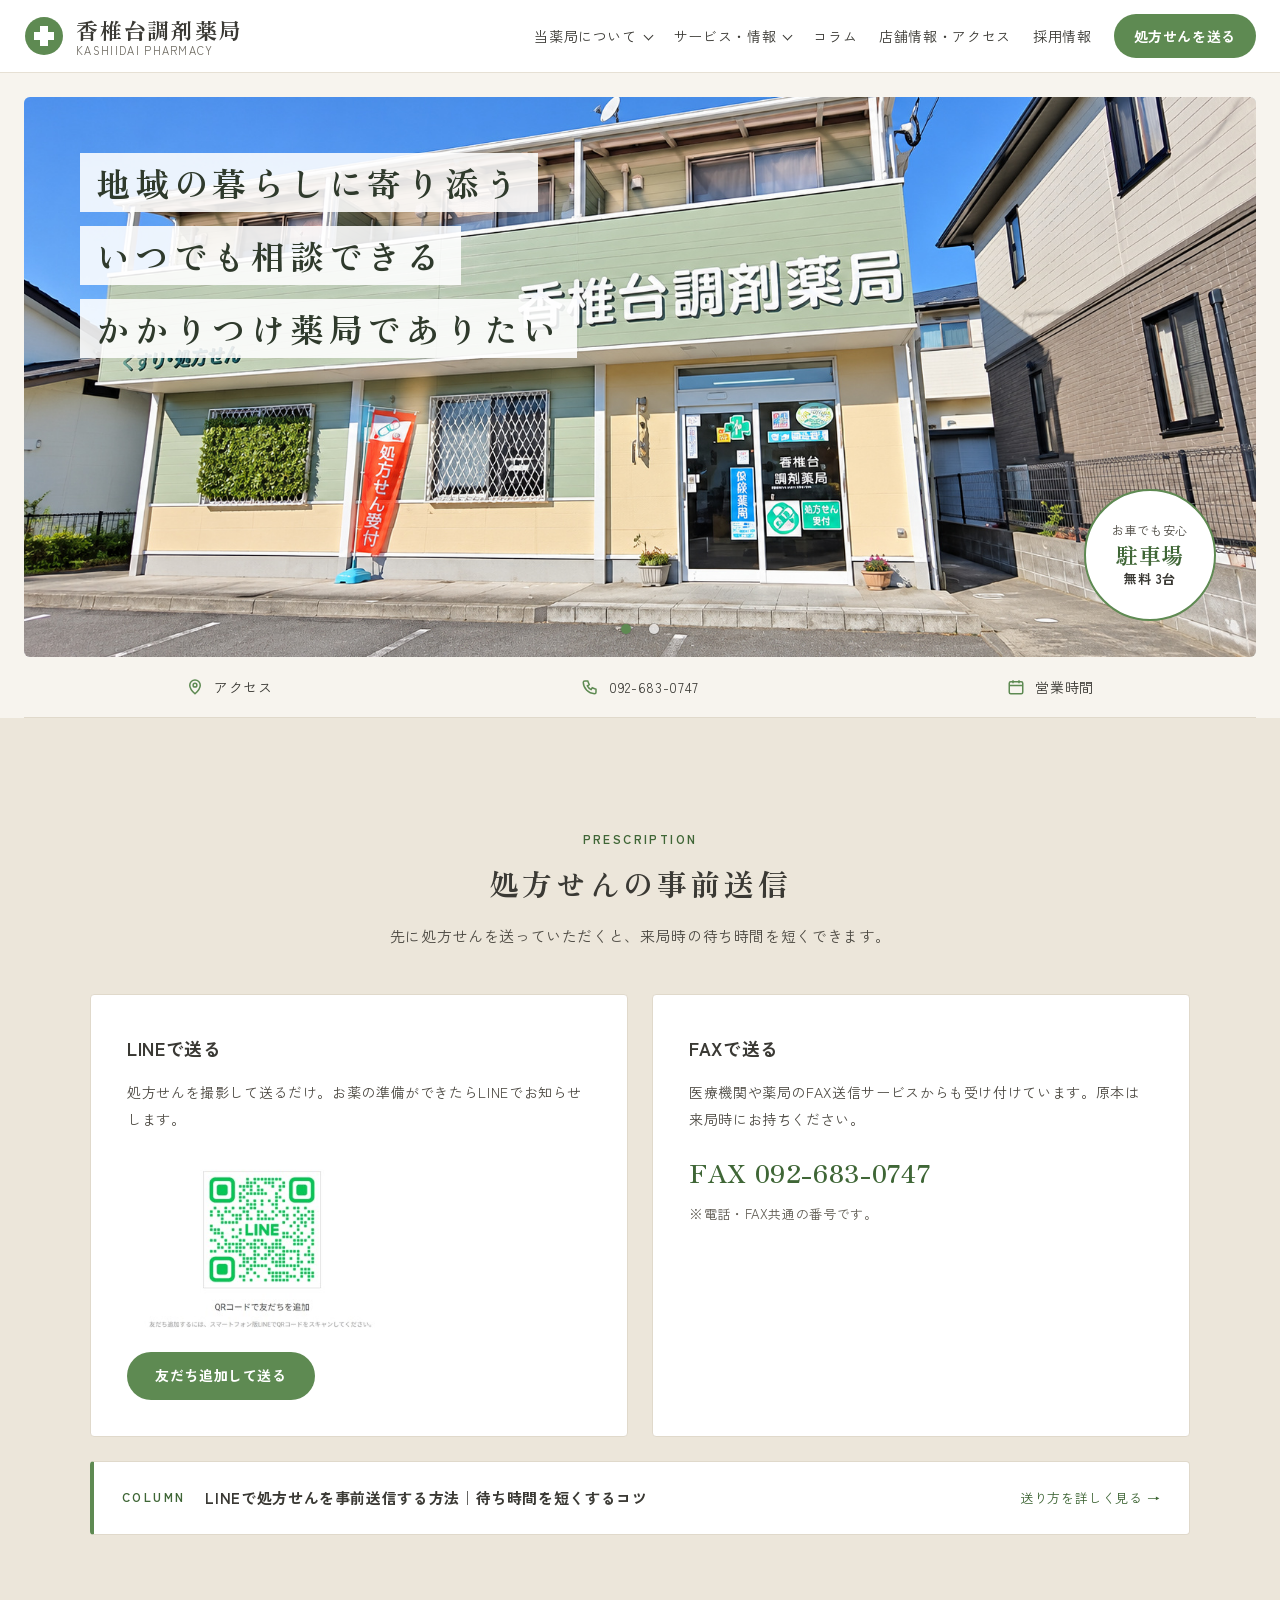
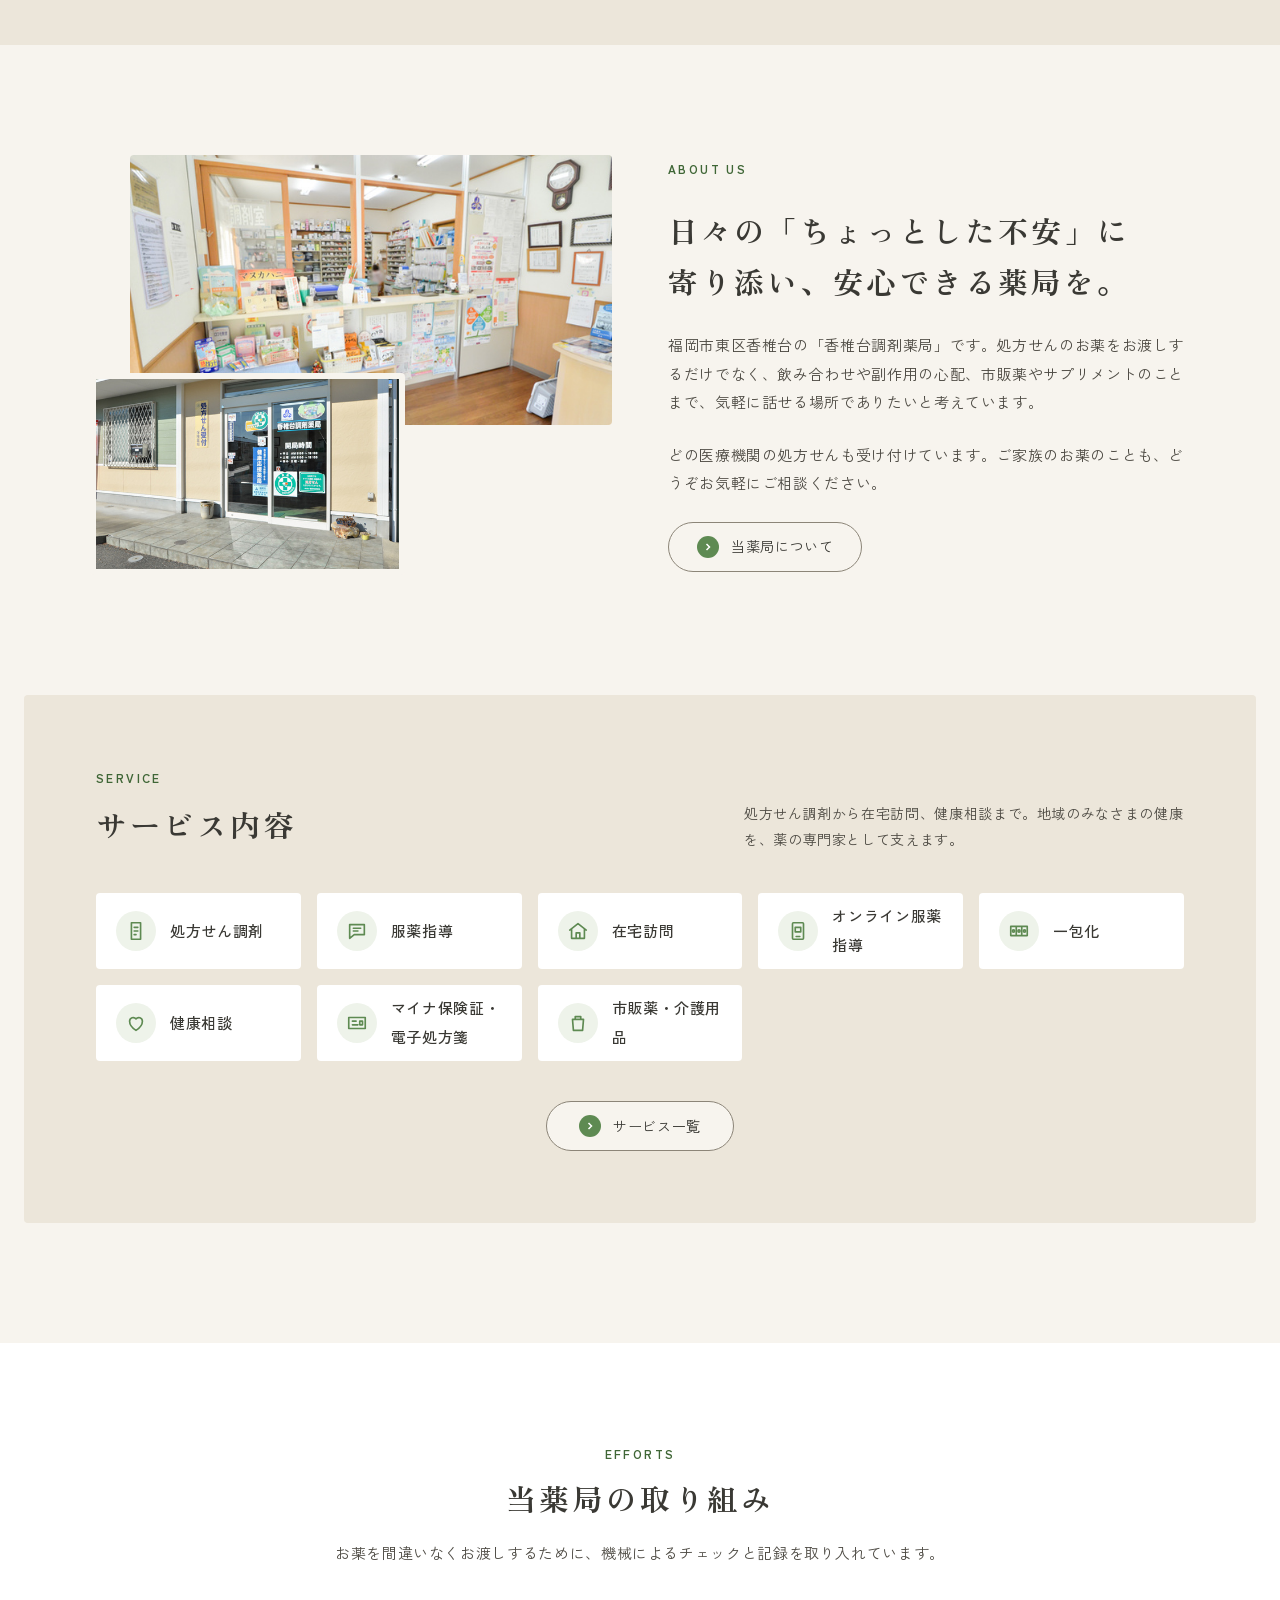
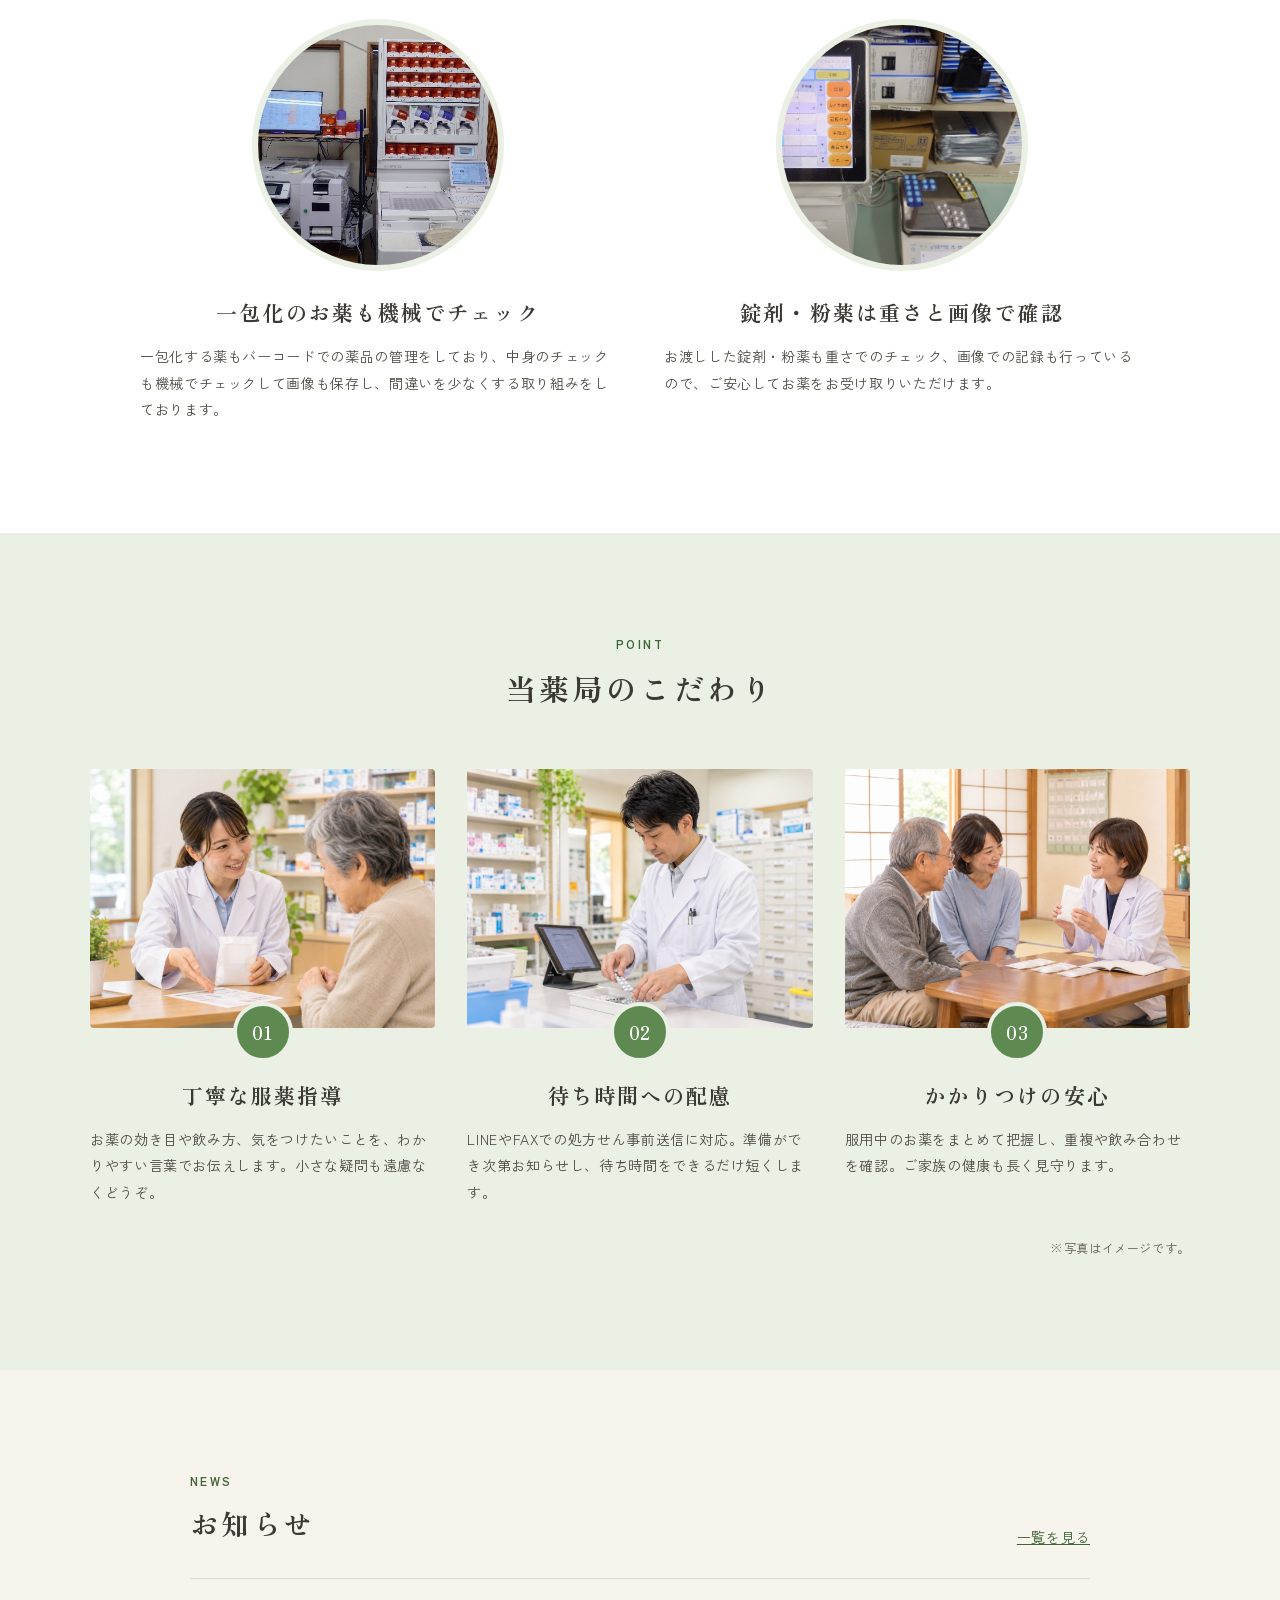
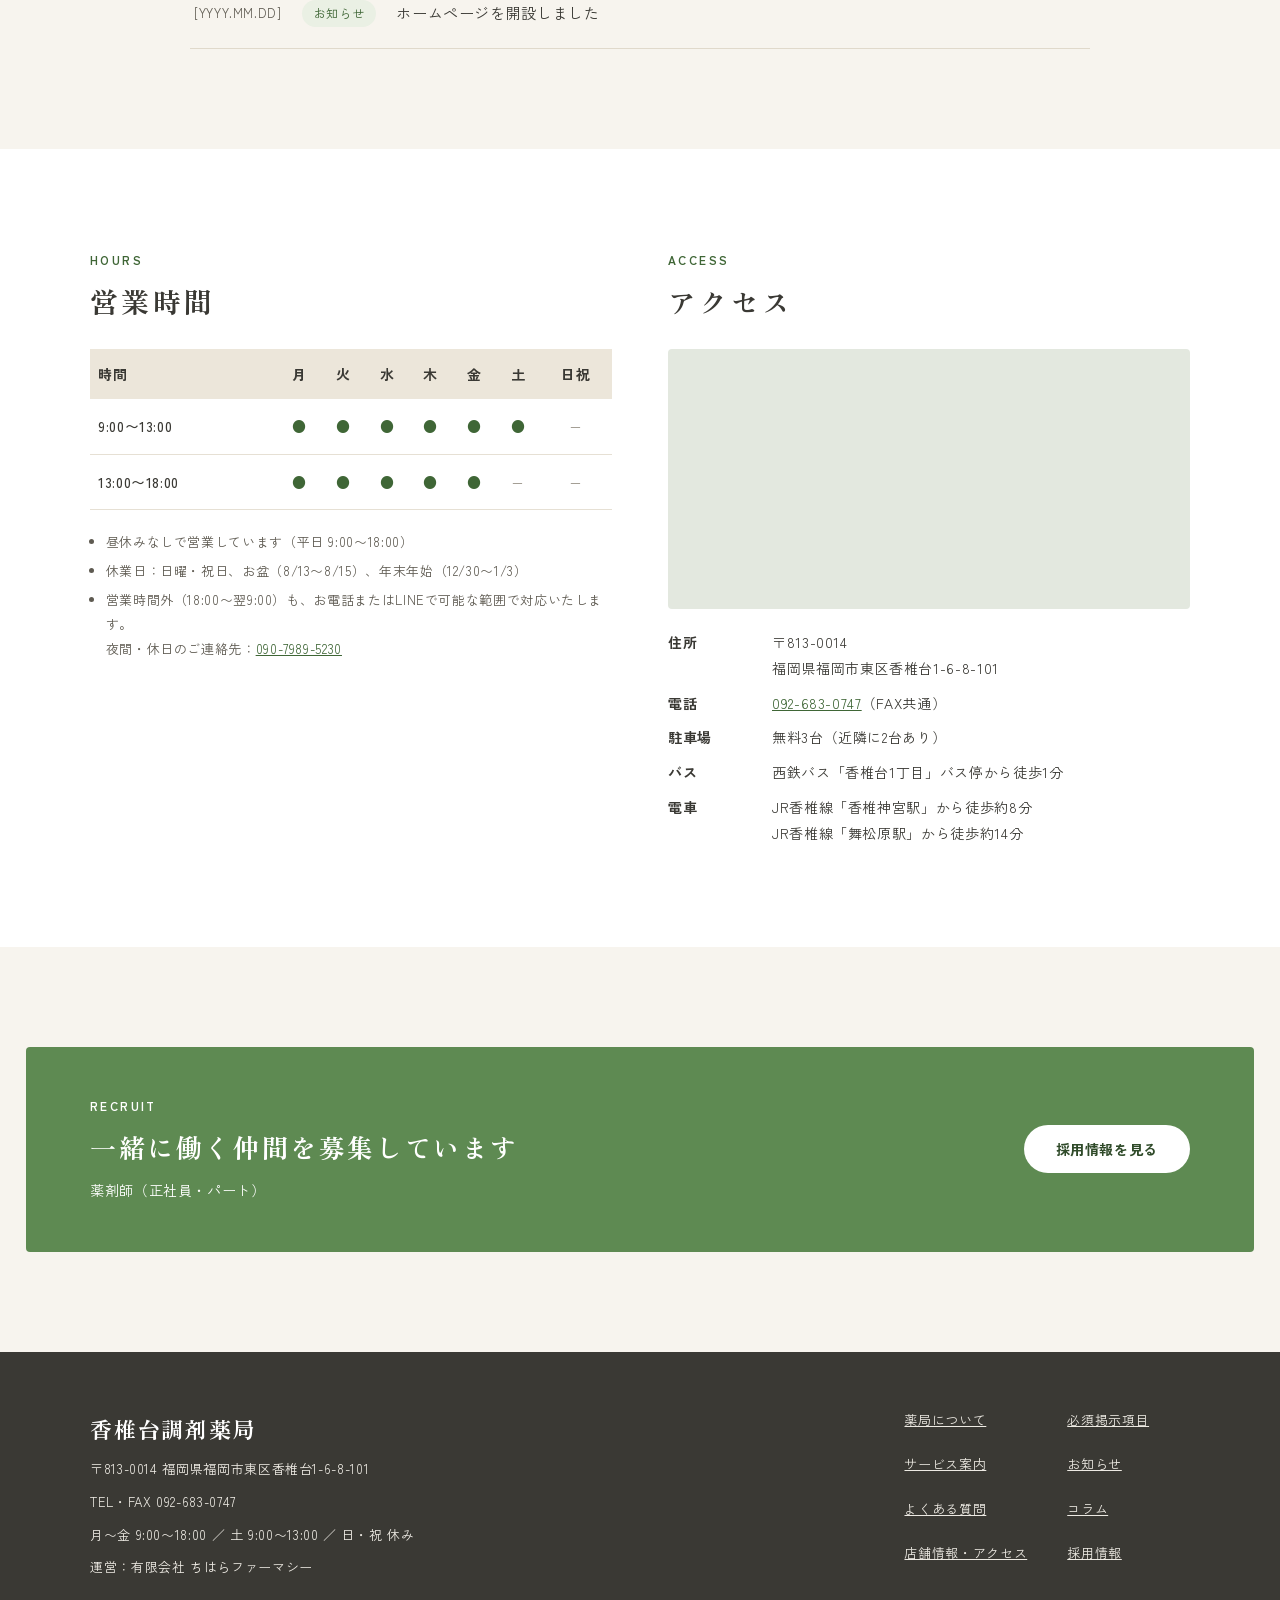
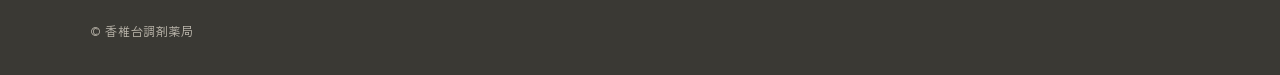
<file: index.html>
<!doctype html>
<html lang="ja">
<head>
<meta charset="utf-8">
<meta name="viewport" content="width=device-width, initial-scale=1">
<title>香椎台調剤薬局｜福岡市東区香椎台の調剤薬局</title>
<meta name="description" content="福岡市東区香椎台の調剤薬局。全国の処方せんを受付、LINE・FAXでの処方せん事前送信、在宅訪問、オンライン服薬指導に対応しています。">
<link rel="preconnect" href="https://fonts.googleapis.com">
<link href="https://fonts.googleapis.com/css2?family=Zen+Old+Mincho:wght@500;700&family=Zen+Kaku+Gothic+New:wght@400;500;700&display=swap" rel="stylesheet">
<link rel="stylesheet" href="css/style.css">
<script src="js/main.js" defer></script>
</head>
<body>
<div class="page">

  <!-- Header -->
  <header class="site-header">
    <div class="site-header__inner">
      <a href="index.html" class="logo">
        <svg width="40" height="40" viewBox="0 0 40 40" aria-hidden="true"><circle cx="20" cy="20" r="19" fill="var(--accent)"></circle><path d="M16 10h8v6h6v8h-6v6h-8v-6h-6v-8h6z" fill="#FFFFFF"></path></svg>
        <span class="logo__text">
          <span class="logo__name">香椎台調剤薬局</span>
          <span class="logo__sub">KASHIIDAI PHARMACY</span>
        </span>
      </a>
      <button type="button" class="menu-toggle" aria-expanded="false" aria-controls="global-nav" aria-label="メニューを開く">
        <span class="menu-toggle__bar"></span>
        <span class="menu-toggle__bar"></span>
        <span class="menu-toggle__bar"></span>
      </button>
      <nav id="global-nav" aria-label="メインメニュー" class="global-nav">
        <div class="nav-group">
          <a href="about.html" class="nav-group__label">当薬局について</a>
          <div class="nav-group__menu">
            <a href="about.html">薬局について</a>
            <a href="notices.html">必須掲示項目</a>
          </div>
        </div>
        <div class="nav-group">
          <a href="services.html" class="nav-group__label">サービス・情報</a>
          <div class="nav-group__menu">
            <a href="services.html">サービス案内</a>
            <a href="news.html">お知らせ</a>
            <a href="faq.html">よくある質問</a>
          </div>
        </div>
        <a href="column.html">コラム</a>
        <a href="access.html">店舗情報・アクセス</a>
        <a href="recruit.html">採用情報</a>
        <a href="index.html#prescription" class="global-nav__cta">処方せんを送る</a>
      </nav>
    </div>
  </header>

  <!-- Hero -->
  <section id="top" class="hero">
    <div class="hero__inner" data-hero-slider>
      <div class="hero__track">
        <div class="hero__slide">
          <img src="images/pharmacy1.jpg" alt="香椎台調剤薬局の外観" class="hero__img">
          <div class="hero__copy">
            <span>地域の暮らしに寄り添う</span>
            <span>いつでも相談できる</span>
            <span>かかりつけ薬局でありたい</span>
          </div>
          <div class="hero__badge">
            <span class="hero__badge-lead">お車でも安心</span>
            <span class="hero__badge-title">駐車場</span>
            <span class="hero__badge-count">無料 3台</span>
          </div>
        </div>
        <a href="column/line-shohousen.html" class="hero__slide hero__slide--link">
          <img src="images/pharmacy4.jpg" alt="薬剤師が患者さんにお薬を説明している様子" class="hero__img" loading="lazy">
          <div class="hero__copy hero__copy--line">
            <span>処方せんはLINEで</span>
            <span>事前に送れます</span>
          </div>
          <span class="btn-primary hero__more">送り方を見る</span>
        </a>
      </div>
      <div class="hero__dots">
        <button type="button" class="hero__dot" aria-label="1枚目を表示" aria-current="true"></button>
        <button type="button" class="hero__dot" aria-label="2枚目を表示"></button>
      </div>
    </div>
  </section>

  <!-- Quick info bar -->
  <div class="quick-info">
    <div class="quick-info__grid">
      <a href="#access" class="quick-info__item">
        <svg width="18" height="18" viewBox="0 0 24 24" fill="none" stroke="var(--accent)" stroke-width="2" aria-hidden="true"><path d="M12 21s-7-6.2-7-11.5A7 7 0 0 1 19 9.5C19 14.8 12 21 12 21z"></path><circle cx="12" cy="9.5" r="2.5"></circle></svg>
        アクセス
      </a>
      <a href="tel:0926830747" class="quick-info__item">
        <svg width="18" height="18" viewBox="0 0 24 24" fill="none" stroke="var(--accent)" stroke-width="2" aria-hidden="true"><path d="M5 4h4l2 5-2.5 1.5a11 11 0 0 0 5 5L15 13l5 2v4a2 2 0 0 1-2 2A16 16 0 0 1 3 6a2 2 0 0 1 2-2z"></path></svg>
        092-683-0747
      </a>
      <a href="#hours" class="quick-info__item">
        <svg width="18" height="18" viewBox="0 0 24 24" fill="none" stroke="var(--accent)" stroke-width="2" aria-hidden="true"><rect x="3" y="5" width="18" height="16" rx="2"></rect><path d="M3 10h18M8 3v4M16 3v4"></path></svg>
        営業時間
      </a>
    </div>
  </div>

  <!-- Prescription send -->
  <section id="prescription" class="prescription">
    <div class="prescription__grid">
      <div class="prescription__head">
        <p class="eyebrow">PRESCRIPTION</p>
        <h2 class="section-title">処方せんの事前送信</h2>
        <p class="text">先に処方せんを送っていただくと、来局時の待ち時間を短くできます。</p>
      </div>
      <div class="send-card">
        <h3 class="send-card__title">LINEで送る</h3>
        <p class="send-card__text">処方せんを撮影して送るだけ。お薬の準備ができたらLINEでお知らせします。</p>
        <img src="images/line.jpg" alt="香椎台調剤薬局 公式LINEの友だち追加用QRコード" class="send-card__qr" width="369" height="271">
        <a href="https://lin.ee/puOA3vL" class="btn-primary" target="_blank" rel="noopener">友だち追加して送る</a>
      </div>
      <div class="send-card">
        <h3 class="send-card__title">FAXで送る</h3>
        <p class="send-card__text">医療機関や薬局のFAX送信サービスからも受け付けています。原本は来局時にお持ちください。</p>
        <p class="send-card__fax">FAX 092-683-0747</p>
        <p class="send-card__note">※電話・FAX共通の番号です。</p>
      </div>
      <a href="column/line-shohousen.html" class="column-banner">
        <span class="column-banner__label">COLUMN</span>
        <span class="column-banner__title">LINEで処方せんを事前送信する方法｜待ち時間を短くするコツ</span>
        <span class="column-banner__more">送り方を詳しく見る</span>
      </a>
    </div>
  </section>

  <!-- About -->
  <section id="about" class="about">
    <div class="about__grid">
      <div class="about__photos">
        <img src="images/pharmacy3.jpg" alt="香椎台調剤薬局の店内" class="about__photo-main" width="600" height="337">
        <img src="images/pharmacy2.jpg" alt="香椎台調剤薬局の入口" class="about__photo-sub" width="600" height="337">
      </div>
      <div class="about__body">
        <p class="eyebrow">ABOUT US</p>
        <h2 class="section-title about__title">日々の「ちょっとした不安」に<br>寄り添い、安心できる薬局を。</h2>
        <p class="text">福岡市東区香椎台の「香椎台調剤薬局」です。処方せんのお薬をお渡しするだけでなく、飲み合わせや副作用の心配、市販薬やサプリメントのことまで、気軽に話せる場所でありたいと考えています。</p>
        <p class="text">どの医療機関の処方せんも受け付けています。ご家族のお薬のことも、どうぞお気軽にご相談ください。</p>
        <a href="about.html" class="btn-outline">
          <span class="btn-outline__icon"><svg width="12" height="12" viewBox="0 0 24 24" fill="none" stroke="#FFFFFF" stroke-width="3" aria-hidden="true"><path d="M9 6l6 6-6 6"></path></svg></span>
          当薬局について
        </a>
      </div>
    </div>
  </section>

  <!-- Services -->
  <section id="service" class="services">
    <div class="services__panel">
      <div class="services__head">
        <div class="services__heading">
          <p class="eyebrow">SERVICE</p>
          <h2 class="section-title">サービス内容</h2>
        </div>
        <p class="services__lead">処方せん調剤から在宅訪問、健康相談まで。地域のみなさまの健康を、薬の専門家として支えます。</p>
      </div>
      <div class="service-list">
          <div class="service-item">
            <span class="service-item__icon">
              <svg width="22" height="22" viewBox="0 0 24 24" fill="none" stroke="var(--accent)" stroke-width="1.8" stroke-linecap="round" stroke-linejoin="round" aria-hidden="true"><path d="M7 3h10v18H7z M10 8h4 M10 12h4 M10 16h2"></path></svg>
            </span>
            処方せん調剤
          </div>
          <div class="service-item">
            <span class="service-item__icon">
              <svg width="22" height="22" viewBox="0 0 24 24" fill="none" stroke="var(--accent)" stroke-width="1.8" stroke-linecap="round" stroke-linejoin="round" aria-hidden="true"><path d="M4 5h16v11H9l-5 4z M8 9h8 M8 12h5"></path></svg>
            </span>
            服薬指導
          </div>
          <div class="service-item">
            <span class="service-item__icon">
              <svg width="22" height="22" viewBox="0 0 24 24" fill="none" stroke="var(--accent)" stroke-width="1.8" stroke-linecap="round" stroke-linejoin="round" aria-hidden="true"><path d="M3 11l9-7 9 7 M5 10v10h14V10 M10 20v-6h4v6"></path></svg>
            </span>
            在宅訪問
          </div>
          <div class="service-item">
            <span class="service-item__icon">
              <svg width="22" height="22" viewBox="0 0 24 24" fill="none" stroke="var(--accent)" stroke-width="1.8" stroke-linecap="round" stroke-linejoin="round" aria-hidden="true"><path d="M7 3h10a1 1 0 0 1 1 1v16a1 1 0 0 1-1 1H7a1 1 0 0 1-1-1V4a1 1 0 0 1 1-1z M10 18h4 M9 8h6v5H9z"></path></svg>
            </span>
            オンライン服薬指導
          </div>
          <div class="service-item">
            <span class="service-item__icon">
              <svg width="22" height="22" viewBox="0 0 24 24" fill="none" stroke="var(--accent)" stroke-width="1.8" stroke-linecap="round" stroke-linejoin="round" aria-hidden="true"><path d="M3 7h18v10H3z M9 7v10 M15 7v10"></path><circle cx="6" cy="12" r="1.2"></circle><circle cx="12" cy="12" r="1.2"></circle><circle cx="18" cy="12" r="1.2"></circle></svg>
            </span>
            一包化
          </div>
          <div class="service-item">
            <span class="service-item__icon">
              <svg width="22" height="22" viewBox="0 0 24 24" fill="none" stroke="var(--accent)" stroke-width="1.8" stroke-linecap="round" stroke-linejoin="round" aria-hidden="true"><path d="M12 20s-7-4.5-7-10a4 4 0 0 1 7-2.5A4 4 0 0 1 19 10c0 5.5-7 10-7 10z"></path></svg>
            </span>
            健康相談
          </div>
          <div class="service-item">
            <span class="service-item__icon">
              <svg width="22" height="22" viewBox="0 0 24 24" fill="none" stroke="var(--accent)" stroke-width="1.8" stroke-linecap="round" stroke-linejoin="round" aria-hidden="true"><path d="M3 6h18v12H3z M7 10h4 M7 14h6 M15 10h3v4h-3z"></path></svg>
            </span>
            マイナ保険証・電子処方箋
          </div>
          <div class="service-item">
            <span class="service-item__icon">
              <svg width="22" height="22" viewBox="0 0 24 24" fill="none" stroke="var(--accent)" stroke-width="1.8" stroke-linecap="round" stroke-linejoin="round" aria-hidden="true"><path d="M6 8h12l-1 12H7z M9 8V5h6v3"></path></svg>
            </span>
            市販薬・介護用品
          </div>
      </div>
      <div class="services__more">
        <a href="services.html" class="btn-outline">
          <span class="btn-outline__icon"><svg width="12" height="12" viewBox="0 0 24 24" fill="none" stroke="#FFFFFF" stroke-width="3" aria-hidden="true"><path d="M9 6l6 6-6 6"></path></svg></span>
          サービス一覧
        </a>
      </div>
    </div>
  </section>

  <!-- Efforts -->
  <section class="efforts">
    <div class="efforts__inner">
      <div class="efforts__head">
        <p class="eyebrow">EFFORTS</p>
        <h2 class="section-title section-title--spaced">当薬局の取り組み</h2>
        <p class="text">お薬を間違いなくお渡しするために、機械によるチェックと記録を取り入れています。</p>
      </div>
      <div class="effort-list">
          <article class="effort">
            <img src="images/bunpou-ki1.jpg" alt="一包化に使う分包機とチェック用の機械" class="effort__img" width="535" height="475">
            <h3 class="effort__title">一包化のお薬も機械でチェック</h3>
            <p class="effort__text">一包化する薬もバーコードでの薬品の管理をしており、中身のチェックも機械でチェックして画像も保存し、間違いを少なくする取り組みをしております。</p>
          </article>
          <article class="effort">
            <img src="images/jyouzai1.jpg" alt="錠剤の重さを量って記録する調剤チェックシステム" class="effort__img effort__img--right" width="796" height="597">
            <h3 class="effort__title">錠剤・粉薬は重さと画像で確認</h3>
            <p class="effort__text">お渡しした錠剤・粉薬も重さでのチェック、画像での記録も行っているので、ご安心してお薬をお受け取りいただけます。</p>
          </article>
      </div>
    </div>
  </section>

  <!-- Commitments -->
  <section class="points">
    <div class="points__inner">
      <div class="points__head">
        <p class="eyebrow">POINT</p>
        <h2 class="section-title section-title--spaced">当薬局のこだわり</h2>
      </div>
      <div class="point-list">
          <article class="point">
            <img src="images/point1.jpg" alt="薬剤師が高齢の女性にお薬の飲み方を説明している様子" class="point__photo" width="1200" height="900" loading="lazy">
            <span class="point__num">01</span>
            <h3 class="point__title">丁寧な服薬指導</h3>
            <p class="point__text">お薬の効き目や飲み方、気をつけたいことを、わかりやすい言葉でお伝えします。小さな疑問も遠慮なくどうぞ。</p>
          </article>
          <article class="point">
            <img src="images/point2.jpg" alt="調剤室で薬剤師が事前に届いた処方せんを見ながらお薬を準備している様子" class="point__photo" width="1200" height="900" loading="lazy">
            <span class="point__num">02</span>
            <h3 class="point__title">待ち時間への配慮</h3>
            <p class="point__text">LINEやFAXでの処方せん事前送信に対応。準備ができ次第お知らせし、待ち時間をできるだけ短くします。</p>
          </article>
          <article class="point">
            <img src="images/point3.jpg" alt="薬剤師がご自宅を訪問し、ご家族と一緒にお薬を確認している様子" class="point__photo" width="1200" height="900" loading="lazy">
            <span class="point__num">03</span>
            <h3 class="point__title">かかりつけの安心</h3>
            <p class="point__text">服用中のお薬をまとめて把握し、重複や飲み合わせを確認。ご家族の健康も長く見守ります。</p>
          </article>
      </div>
      <p class="points__note">※写真はイメージです。</p>
    </div>
  </section>

  <!-- News -->
  <section id="news" class="news">
    <div class="news__inner">
      <div class="news__head">
        <div>
          <p class="eyebrow">NEWS</p>
          <h2 class="section-title section-title--sm section-title--spaced">お知らせ</h2>
        </div>
        <a href="news.html" class="news__more">一覧を見る</a>
      </div>
      <ul class="news-list">
          <li>
            <div class="news-list__row">
              <span class="news-list__date">[YYYY.MM.DD]</span>
              <span class="news-list__tag">お知らせ</span>
              <span>ホームページを開設しました</span>
            </div>
          </li>
      </ul>
    </div>
  </section>

  <!-- Hours + Access -->
  <section id="hours" class="hours">
    <div class="hours__grid">
      <div class="info-block">
        <div>
          <p class="eyebrow">HOURS</p>
          <h2 class="section-title section-title--sm section-title--spaced">営業時間</h2>
        </div>
        <div class="table-wrap">
          <table class="hours-table">
            <thead>
              <tr>
                <th scope="col">時間</th>
                <th scope="col">月</th><th scope="col">火</th><th scope="col">水</th><th scope="col">木</th><th scope="col">金</th><th scope="col">土</th><th scope="col">日祝</th>
              </tr>
            </thead>
            <tbody>
              <tr>
                <th scope="row">9:00〜13:00</th>
                <td class="is-open">●</td><td class="is-open">●</td><td class="is-open">●</td><td class="is-open">●</td><td class="is-open">●</td><td class="is-open">●</td><td class="is-closed">−</td>
              </tr>
              <tr>
                <th scope="row">13:00〜18:00</th>
                <td class="is-open">●</td><td class="is-open">●</td><td class="is-open">●</td><td class="is-open">●</td><td class="is-open">●</td><td class="is-closed">−</td><td class="is-closed">−</td>
              </tr>
            </tbody>
          </table>
        </div>
        <ul class="hours__notes">
          <li>昼休みなしで営業しています（平日 9:00〜18:00）</li>
          <li>休業日：日曜・祝日、お盆（8/13〜8/15）、年末年始（12/30〜1/3）</li>
          <li>営業時間外（18:00〜翌9:00）も、お電話またはLINEで可能な範囲で対応いたします。<br>夜間・休日のご連絡先：<a href="tel:09079895230">090-7989-5230</a></li>
        </ul>
      </div>
      <div id="access" class="info-block">
        <div>
          <p class="eyebrow">ACCESS</p>
          <h2 class="section-title section-title--sm section-title--spaced">アクセス</h2>
        </div>
        <div class="access-map">
          <iframe src="https://maps.google.com/maps?q=%E7%A6%8F%E5%B2%A1%E7%9C%8C%E7%A6%8F%E5%B2%A1%E5%B8%82%E6%9D%B1%E5%8C%BA%E9%A6%99%E6%A4%8E%E5%8F%B01-6-8+%E9%A6%99%E6%A4%8E%E5%8F%B0%E8%AA%BF%E5%89%A4%E8%96%AC%E5%B1%80&amp;z=16&amp;output=embed" title="香椎台調剤薬局の地図" loading="lazy" referrerpolicy="no-referrer-when-downgrade" allowfullscreen></iframe>
        </div>
        <dl class="access-list">
          <dt>住所</dt><dd>〒813-0014<br>福岡県福岡市東区香椎台1-6-8-101</dd>
          <dt>電話</dt><dd><a href="tel:0926830747">092-683-0747</a>（FAX共通）</dd>
          <dt>駐車場</dt><dd>無料3台（近隣に2台あり）</dd>
          <dt>バス</dt><dd>西鉄バス「香椎台1丁目」バス停から徒歩1分</dd>
          <dt>電車</dt><dd>JR香椎線「香椎神宮駅」から徒歩約8分<br>JR香椎線「舞松原駅」から徒歩約14分</dd>
        </dl>
      </div>
    </div>
  </section>

  <!-- Recruit banner -->
  <section id="recruit" class="recruit">
    <div class="recruit__banner">
      <div>
        <p class="eyebrow">RECRUIT</p>
        <h2 class="section-title recruit__title">一緒に働く仲間を募集しています</h2>
        <p class="recruit__text">薬剤師（正社員・パート）</p>
      </div>
      <a href="recruit.html" class="btn-primary">採用情報を見る</a>
    </div>
  </section>

  <!-- Footer -->
  <footer class="site-footer">
    <div class="site-footer__inner">
      <div class="site-footer__info">
        <span class="site-footer__name">香椎台調剤薬局</span>
        <span>〒813-0014 福岡県福岡市東区香椎台1-6-8-101</span>
        <span>TEL・FAX 092-683-0747</span>
        <span>月〜金 9:00〜18:00 ／ 土 9:00〜13:00 ／ 日・祝 休み</span>
        <span>運営：有限会社 ちはらファーマシー</span>
      </div>
      <nav aria-label="フッターメニュー" class="footer-nav">
        <a href="about.html">薬局について</a>
        <a href="notices.html">必須掲示項目</a>
        <a href="services.html">サービス案内</a>
        <a href="news.html">お知らせ</a>
        <a href="faq.html">よくある質問</a>
        <a href="column.html">コラム</a>
        <a href="access.html">店舗情報・アクセス</a>
        <a href="recruit.html">採用情報</a>
      </nav>
    </div>
    <p class="site-footer__copy">© 香椎台調剤薬局</p>
  </footer>

</div>
</body>
</html>
</file>
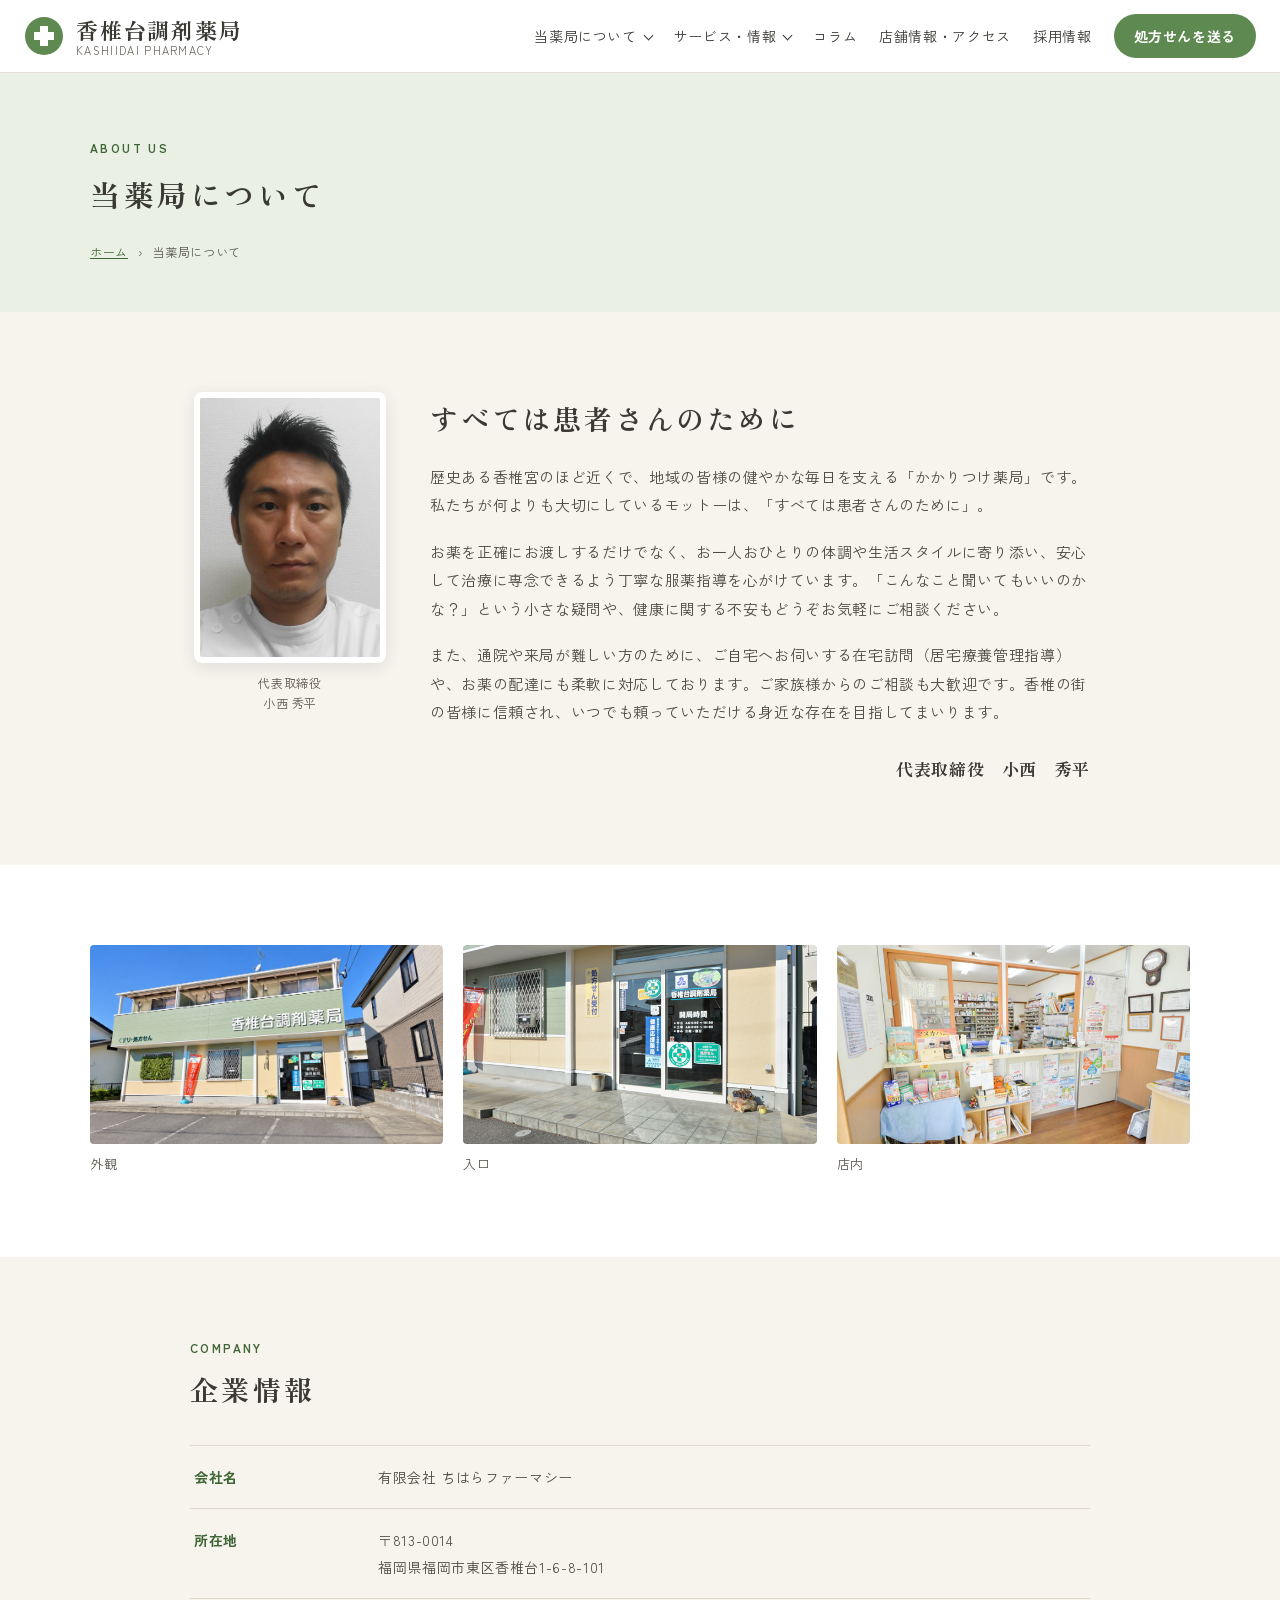
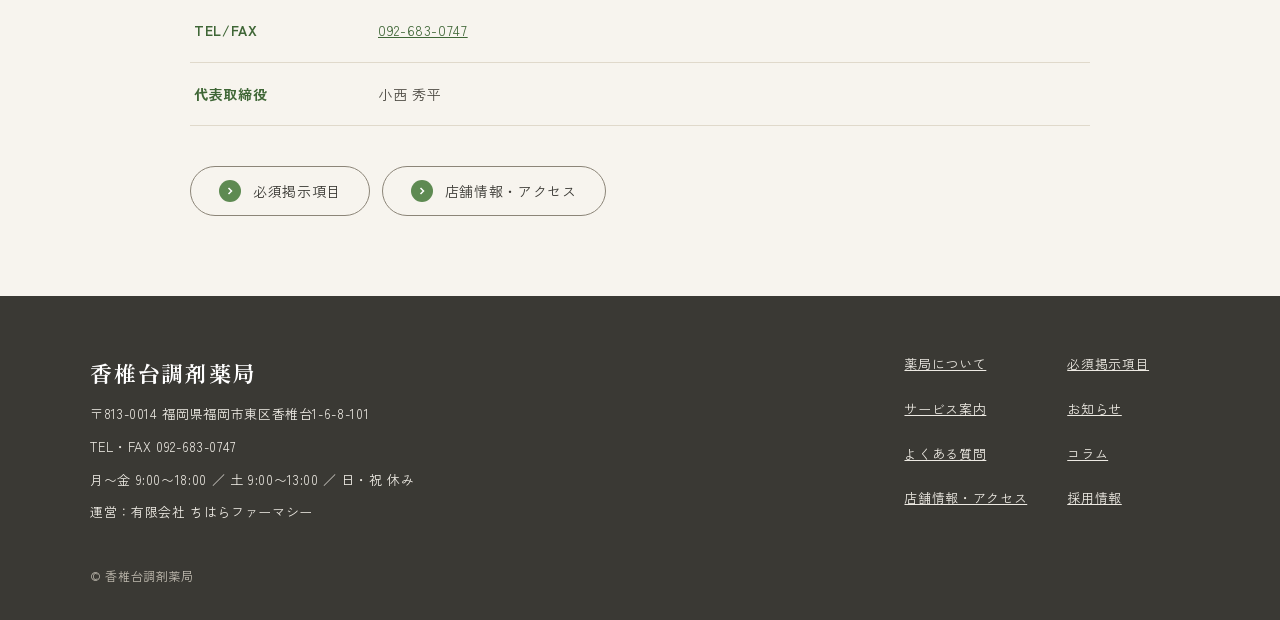
<file: about.html>
<!doctype html>
<html lang="ja">
<head>
<meta charset="utf-8">
<meta name="viewport" content="width=device-width, initial-scale=1">
<title>当薬局について｜香椎台調剤薬局</title>
<meta name="description" content="香椎宮のほど近くにある、香椎台調剤薬局のごあいさつと企業情報です。">
<link rel="preconnect" href="https://fonts.googleapis.com">
<link href="https://fonts.googleapis.com/css2?family=Zen+Old+Mincho:wght@500;700&family=Zen+Kaku+Gothic+New:wght@400;500;700&display=swap" rel="stylesheet">
<link rel="stylesheet" href="css/style.css">
<script src="js/main.js" defer></script>
</head>
<body>
<div class="page">

  <!-- Header -->
  <header class="site-header">
    <div class="site-header__inner">
      <a href="index.html" class="logo">
        <svg width="40" height="40" viewBox="0 0 40 40" aria-hidden="true"><circle cx="20" cy="20" r="19" fill="var(--accent)"></circle><path d="M16 10h8v6h6v8h-6v6h-8v-6h-6v-8h6z" fill="#FFFFFF"></path></svg>
        <span class="logo__text">
          <span class="logo__name">香椎台調剤薬局</span>
          <span class="logo__sub">KASHIIDAI PHARMACY</span>
        </span>
      </a>
      <button type="button" class="menu-toggle" aria-expanded="false" aria-controls="global-nav" aria-label="メニューを開く">
        <span class="menu-toggle__bar"></span>
        <span class="menu-toggle__bar"></span>
        <span class="menu-toggle__bar"></span>
      </button>
      <nav id="global-nav" aria-label="メインメニュー" class="global-nav">
        <div class="nav-group">
          <a href="about.html" class="nav-group__label">当薬局について</a>
          <div class="nav-group__menu">
            <a href="about.html" aria-current="page">薬局について</a>
            <a href="notices.html">必須掲示項目</a>
          </div>
        </div>
        <div class="nav-group">
          <a href="services.html" class="nav-group__label">サービス・情報</a>
          <div class="nav-group__menu">
            <a href="services.html">サービス案内</a>
            <a href="news.html">お知らせ</a>
            <a href="faq.html">よくある質問</a>
          </div>
        </div>
        <a href="column.html">コラム</a>
        <a href="access.html">店舗情報・アクセス</a>
        <a href="recruit.html">採用情報</a>
        <a href="index.html#prescription" class="global-nav__cta">処方せんを送る</a>
      </nav>
    </div>
  </header>

  <section class="page-hero">
    <div class="page-hero__inner">
      <p class="eyebrow">ABOUT US</p>
      <h1 class="section-title page-hero__title">当薬局について</h1>
      <ol class="breadcrumb">
        <li><a href="index.html">ホーム</a></li>
        <li aria-current="page">当薬局について</li>
      </ol>
    </div>
  </section>

  <section class="content">
    <div class="content__inner">
      <div class="greeting">
        <figure class="greeting__photo">
          <img src="images/ceo.jpg" alt="代表取締役 小西 秀平" width="578" height="834">
          <figcaption>代表取締役<br>小西 秀平</figcaption>
        </figure>
        <div class="greeting__body">
          <h2 class="section-title section-title--sm greeting__title">すべては患者さんのために</h2>
          <p class="text">歴史ある香椎宮のほど近くで、地域の皆様の健やかな毎日を支える「かかりつけ薬局」です。 私たちが何よりも大切にしているモットーは、「すべては患者さんのために」。</p>
          <p class="text">お薬を正確にお渡しするだけでなく、お一人おひとりの体調や生活スタイルに寄り添い、安心して治療に専念できるよう丁寧な服薬指導を心がけています。「こんなこと聞いてもいいのかな？」という小さな疑問や、健康に関する不安もどうぞお気軽にご相談ください。</p>
          <p class="text">また、通院や来局が難しい方のために、ご自宅へお伺いする在宅訪問（居宅療養管理指導）や、お薬の配達にも柔軟に対応しております。ご家族様からのご相談も大歓迎です。香椎の街の皆様に信頼され、いつでも頼っていただける身近な存在を目指してまいります。</p>
          <p class="greeting__sign">代表取締役　小西　秀平</p>
        </div>
      </div>
    </div>
  </section>

  <section class="content content--tint">
    <div class="content__inner content__inner--wide">
      <ul class="gallery">
        <li><img src="images/pharmacy1.jpg" alt="香椎台調剤薬局の外観" width="600" height="337"><span>外観</span></li>
        <li><img src="images/pharmacy2.jpg" alt="香椎台調剤薬局の入口" width="600" height="337"><span>入口</span></li>
        <li><img src="images/pharmacy3.jpg" alt="香椎台調剤薬局の店内" width="600" height="337"><span>店内</span></li>
      </ul>
    </div>
  </section>

  <section class="content">
    <div class="content__inner">
      <div class="content__head">
        <p class="eyebrow">COMPANY</p>
        <h2 class="section-title section-title--sm section-title--spaced">企業情報</h2>
      </div>
      <dl class="info-table">
        <div class="info-table__row">
          <dt>会社名</dt>
          <dd>有限会社 ちはらファーマシー</dd>
        </div>
        <div class="info-table__row">
          <dt>所在地</dt>
          <dd>〒813-0014<br>福岡県福岡市東区香椎台1-6-8-101</dd>
        </div>
        <div class="info-table__row">
          <dt>TEL/FAX</dt>
          <dd><a href="tel:0926830747">092-683-0747</a></dd>
        </div>
        <div class="info-table__row">
          <dt>代表取締役</dt>
          <dd>小西 秀平</dd>
        </div>
      </dl>
      <div class="content__links">
        <a href="notices.html" class="btn-outline">
          <span class="btn-outline__icon"><svg width="12" height="12" viewBox="0 0 24 24" fill="none" stroke="#FFFFFF" stroke-width="3" aria-hidden="true"><path d="M9 6l6 6-6 6"></path></svg></span>
          必須掲示項目
        </a>
        <a href="access.html" class="btn-outline">
          <span class="btn-outline__icon"><svg width="12" height="12" viewBox="0 0 24 24" fill="none" stroke="#FFFFFF" stroke-width="3" aria-hidden="true"><path d="M9 6l6 6-6 6"></path></svg></span>
          店舗情報・アクセス
        </a>
      </div>
    </div>
  </section>

  <!-- Footer -->
  <footer class="site-footer">
    <div class="site-footer__inner">
      <div class="site-footer__info">
        <span class="site-footer__name">香椎台調剤薬局</span>
        <span>〒813-0014 福岡県福岡市東区香椎台1-6-8-101</span>
        <span>TEL・FAX 092-683-0747</span>
        <span>月〜金 9:00〜18:00 ／ 土 9:00〜13:00 ／ 日・祝 休み</span>
        <span>運営：有限会社 ちはらファーマシー</span>
      </div>
      <nav aria-label="フッターメニュー" class="footer-nav">
        <a href="about.html">薬局について</a>
        <a href="notices.html">必須掲示項目</a>
        <a href="services.html">サービス案内</a>
        <a href="news.html">お知らせ</a>
        <a href="faq.html">よくある質問</a>
        <a href="column.html">コラム</a>
        <a href="access.html">店舗情報・アクセス</a>
        <a href="recruit.html">採用情報</a>
      </nav>
    </div>
    <p class="site-footer__copy">© 香椎台調剤薬局</p>
  </footer>

</div>
</body>
</html>
</file>
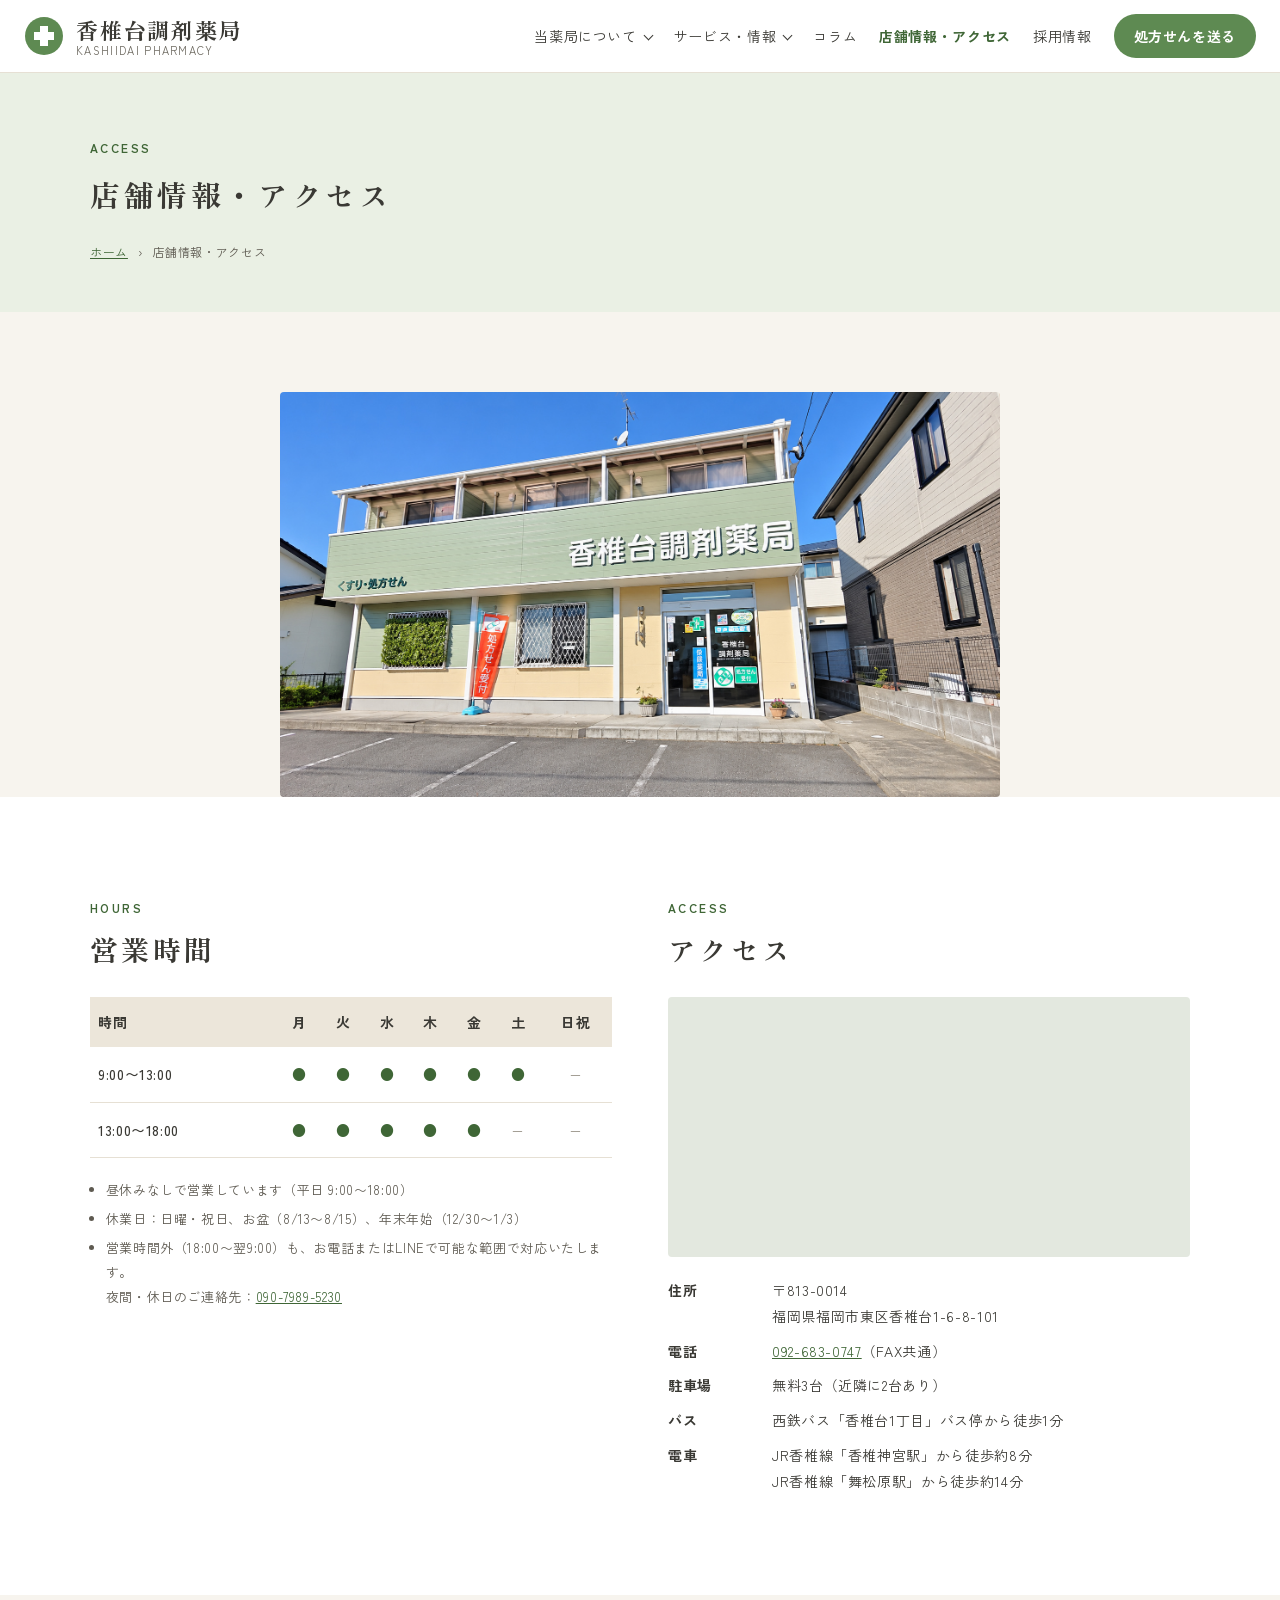
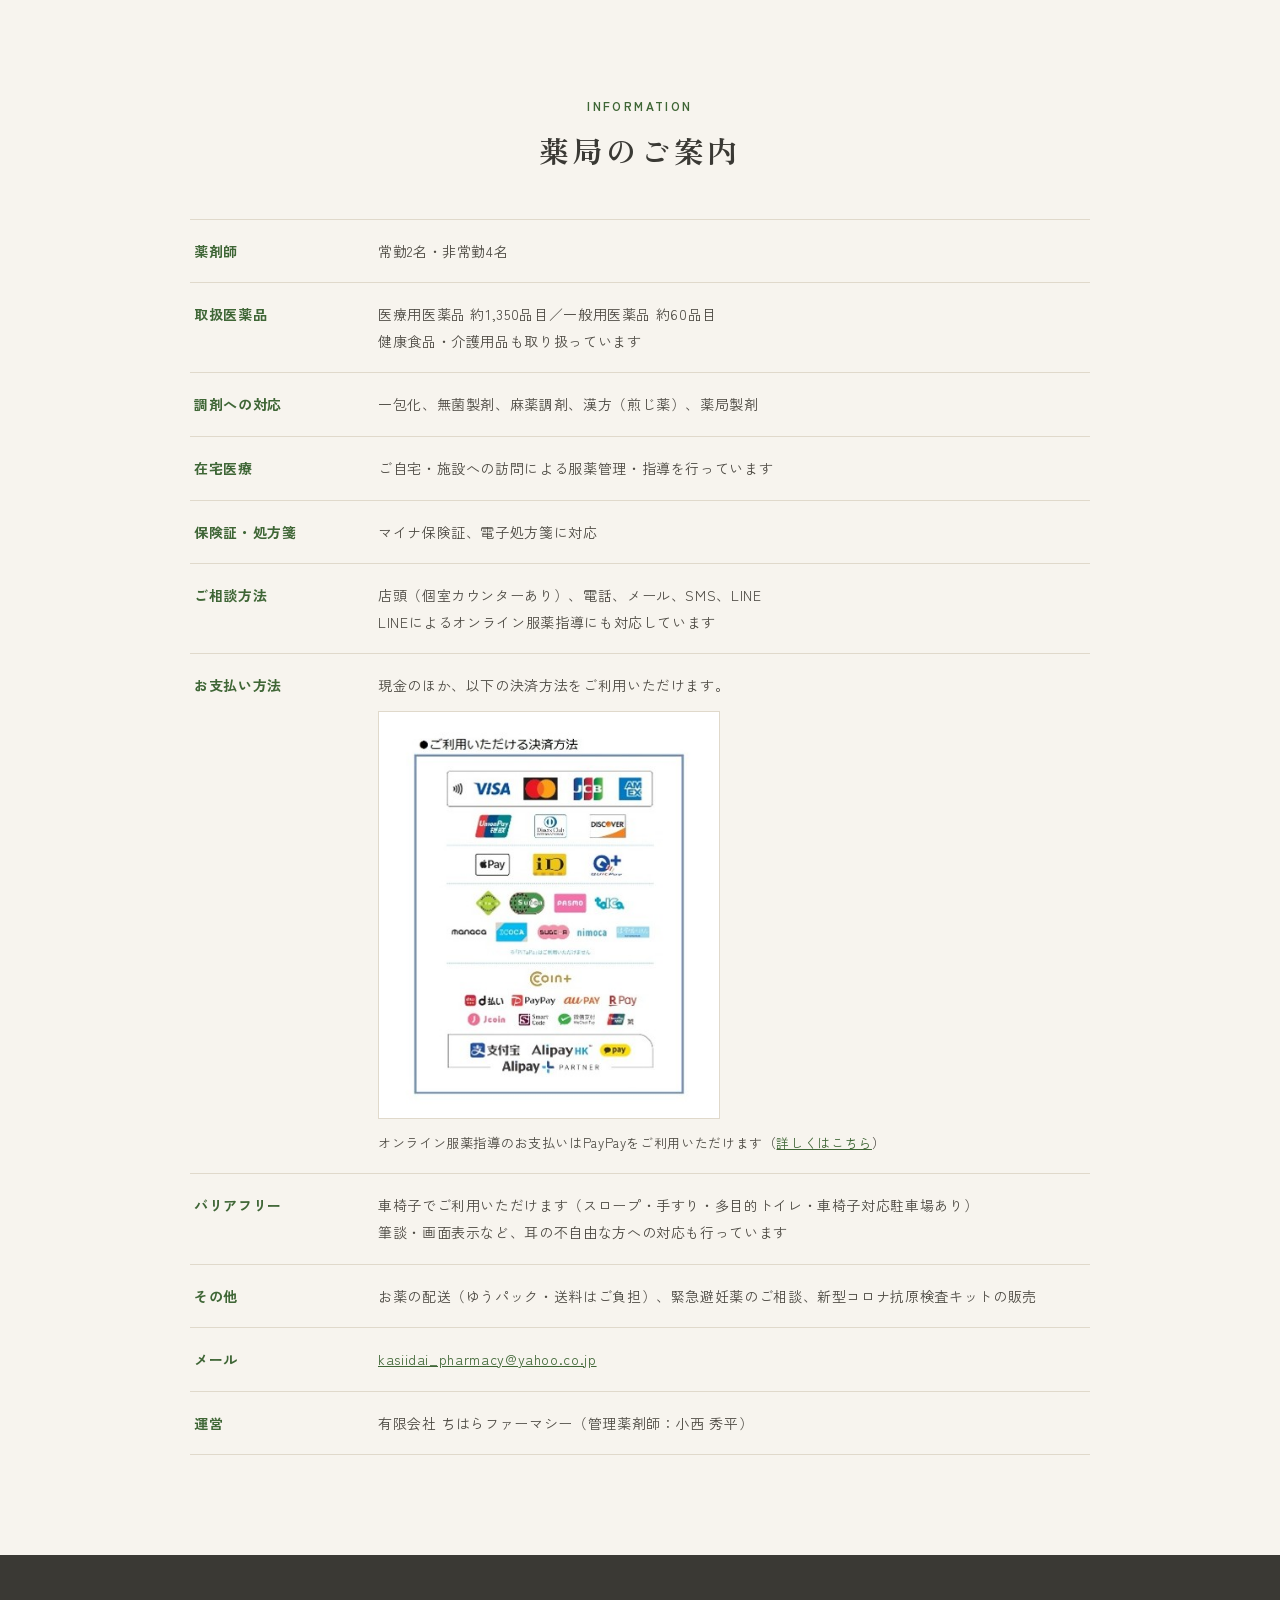
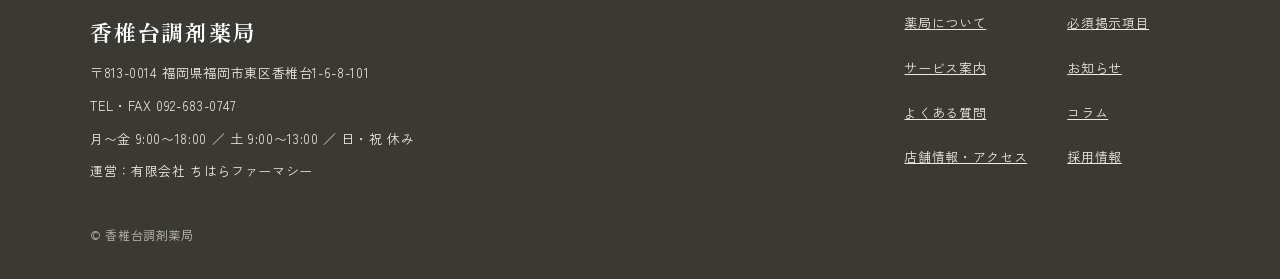
<file: access.html>
<!doctype html>
<html lang="ja">
<head>
<meta charset="utf-8">
<meta name="viewport" content="width=device-width, initial-scale=1">
<title>店舗情報・アクセス｜香椎台調剤薬局</title>
<meta name="description" content="香椎台調剤薬局の営業時間、アクセス、駐車場、お支払い方法などの店舗情報です。">
<link rel="preconnect" href="https://fonts.googleapis.com">
<link href="https://fonts.googleapis.com/css2?family=Zen+Old+Mincho:wght@500;700&family=Zen+Kaku+Gothic+New:wght@400;500;700&display=swap" rel="stylesheet">
<link rel="stylesheet" href="css/style.css">
<script src="js/main.js" defer></script>
</head>
<body>
<div class="page">

  <!-- Header -->
  <header class="site-header">
    <div class="site-header__inner">
      <a href="index.html" class="logo">
        <svg width="40" height="40" viewBox="0 0 40 40" aria-hidden="true"><circle cx="20" cy="20" r="19" fill="var(--accent)"></circle><path d="M16 10h8v6h6v8h-6v6h-8v-6h-6v-8h6z" fill="#FFFFFF"></path></svg>
        <span class="logo__text">
          <span class="logo__name">香椎台調剤薬局</span>
          <span class="logo__sub">KASHIIDAI PHARMACY</span>
        </span>
      </a>
      <button type="button" class="menu-toggle" aria-expanded="false" aria-controls="global-nav" aria-label="メニューを開く">
        <span class="menu-toggle__bar"></span>
        <span class="menu-toggle__bar"></span>
        <span class="menu-toggle__bar"></span>
      </button>
      <nav id="global-nav" aria-label="メインメニュー" class="global-nav">
        <div class="nav-group">
          <a href="about.html" class="nav-group__label">当薬局について</a>
          <div class="nav-group__menu">
            <a href="about.html">薬局について</a>
            <a href="notices.html">必須掲示項目</a>
          </div>
        </div>
        <div class="nav-group">
          <a href="services.html" class="nav-group__label">サービス・情報</a>
          <div class="nav-group__menu">
            <a href="services.html">サービス案内</a>
            <a href="news.html">お知らせ</a>
            <a href="faq.html">よくある質問</a>
          </div>
        </div>
        <a href="column.html">コラム</a>
        <a href="access.html" aria-current="page">店舗情報・アクセス</a>
        <a href="recruit.html">採用情報</a>
        <a href="index.html#prescription" class="global-nav__cta">処方せんを送る</a>
      </nav>
    </div>
  </header>

  <section class="page-hero">
    <div class="page-hero__inner">
      <p class="eyebrow">ACCESS</p>
      <h1 class="section-title page-hero__title">店舗情報・アクセス</h1>
      <ol class="breadcrumb">
        <li><a href="index.html">ホーム</a></li>
        <li aria-current="page">店舗情報・アクセス</li>
      </ol>
    </div>
  </section>

  <div class="content content--photo">
    <div class="content__inner content__inner--wide">
      <img src="images/pharmacy1.jpg" alt="香椎台調剤薬局の外観" class="access-photo" width="600" height="337">
    </div>
  </div>

  <!-- Hours + Access -->
  <section id="hours" class="hours">
    <div class="hours__grid">
      <div class="info-block">
        <div>
          <p class="eyebrow">HOURS</p>
          <h2 class="section-title section-title--sm section-title--spaced">営業時間</h2>
        </div>
        <div class="table-wrap">
          <table class="hours-table">
            <thead>
              <tr>
                <th scope="col">時間</th>
                <th scope="col">月</th><th scope="col">火</th><th scope="col">水</th><th scope="col">木</th><th scope="col">金</th><th scope="col">土</th><th scope="col">日祝</th>
              </tr>
            </thead>
            <tbody>
              <tr>
                <th scope="row">9:00〜13:00</th>
                <td class="is-open">●</td><td class="is-open">●</td><td class="is-open">●</td><td class="is-open">●</td><td class="is-open">●</td><td class="is-open">●</td><td class="is-closed">−</td>
              </tr>
              <tr>
                <th scope="row">13:00〜18:00</th>
                <td class="is-open">●</td><td class="is-open">●</td><td class="is-open">●</td><td class="is-open">●</td><td class="is-open">●</td><td class="is-closed">−</td><td class="is-closed">−</td>
              </tr>
            </tbody>
          </table>
        </div>
        <ul class="hours__notes">
          <li>昼休みなしで営業しています（平日 9:00〜18:00）</li>
          <li>休業日：日曜・祝日、お盆（8/13〜8/15）、年末年始（12/30〜1/3）</li>
          <li>営業時間外（18:00〜翌9:00）も、お電話またはLINEで可能な範囲で対応いたします。<br>夜間・休日のご連絡先：<a href="tel:09079895230">090-7989-5230</a></li>
        </ul>
      </div>
      <div id="access" class="info-block">
        <div>
          <p class="eyebrow">ACCESS</p>
          <h2 class="section-title section-title--sm section-title--spaced">アクセス</h2>
        </div>
        <div class="access-map">
          <iframe src="https://maps.google.com/maps?q=%E7%A6%8F%E5%B2%A1%E7%9C%8C%E7%A6%8F%E5%B2%A1%E5%B8%82%E6%9D%B1%E5%8C%BA%E9%A6%99%E6%A4%8E%E5%8F%B01-6-8+%E9%A6%99%E6%A4%8E%E5%8F%B0%E8%AA%BF%E5%89%A4%E8%96%AC%E5%B1%80&amp;z=16&amp;output=embed" title="香椎台調剤薬局の地図" loading="lazy" referrerpolicy="no-referrer-when-downgrade" allowfullscreen></iframe>
        </div>
        <dl class="access-list">
          <dt>住所</dt><dd>〒813-0014<br>福岡県福岡市東区香椎台1-6-8-101</dd>
          <dt>電話</dt><dd><a href="tel:0926830747">092-683-0747</a>（FAX共通）</dd>
          <dt>駐車場</dt><dd>無料3台（近隣に2台あり）</dd>
          <dt>バス</dt><dd>西鉄バス「香椎台1丁目」バス停から徒歩1分</dd>
          <dt>電車</dt><dd>JR香椎線「香椎神宮駅」から徒歩約8分<br>JR香椎線「舞松原駅」から徒歩約14分</dd>
        </dl>
      </div>
    </div>
  </section>

  <!-- Pharmacy information -->
  <section id="info" class="info">
    <div class="info__inner">
      <div class="info__head">
        <p class="eyebrow">INFORMATION</p>
        <h2 class="section-title section-title--spaced">薬局のご案内</h2>
      </div>
      <dl class="info-table">
        <div class="info-table__row">
          <dt>薬剤師</dt>
          <dd>常勤2名・非常勤4名</dd>
        </div>
        <div class="info-table__row">
          <dt>取扱医薬品</dt>
          <dd>医療用医薬品 約1,350品目／一般用医薬品 約60品目<br>健康食品・介護用品も取り扱っています</dd>
        </div>
        <div class="info-table__row">
          <dt>調剤への対応</dt>
          <dd>一包化、無菌製剤、麻薬調剤、漢方（煎じ薬）、薬局製剤</dd>
        </div>
        <div class="info-table__row">
          <dt>在宅医療</dt>
          <dd>ご自宅・施設への訪問による服薬管理・指導を行っています</dd>
        </div>
        <div class="info-table__row">
          <dt>保険証・処方箋</dt>
          <dd>マイナ保険証、電子処方箋に対応</dd>
        </div>
        <div class="info-table__row">
          <dt>ご相談方法</dt>
          <dd>店頭（個室カウンターあり）、電話、メール、SMS、LINE<br>LINEによるオンライン服薬指導にも対応しています</dd>
        </div>
        <div class="info-table__row">
          <dt>お支払い方法</dt>
          <dd>現金のほか、以下の決済方法をご利用いただけます。<br>
            <img src="images/pay1.jpg" alt="ご利用いただける決済方法：VISA、Mastercard、JCB、AMEX、銀聯、Diners、DISCOVER、Apple Pay、iD、QUICPay、交通系電子マネー（PiTaPaを除く）、COIN+、d払い、PayPay、au PAY、楽天ペイ、J-Coin Pay、Smart Code、WeChat Pay、銀聯QR、Alipay+ など" class="info-table__pay" width="403" height="481">
            <span class="info-table__sub">オンライン服薬指導のお支払いはPayPayをご利用いただけます（<a href="services.html#online">詳しくはこちら</a>）</span></dd>
        </div>
        <div class="info-table__row">
          <dt>バリアフリー</dt>
          <dd>車椅子でご利用いただけます（スロープ・手すり・多目的トイレ・車椅子対応駐車場あり）<br>筆談・画面表示など、耳の不自由な方への対応も行っています</dd>
        </div>
        <div class="info-table__row">
          <dt>その他</dt>
          <dd>お薬の配送（ゆうパック・送料はご負担）、緊急避妊薬のご相談、新型コロナ抗原検査キットの販売</dd>
        </div>
        <div class="info-table__row">
          <dt>メール</dt>
          <dd><a href="mailto:kasiidai_pharmacy@yahoo.co.jp">kasiidai_pharmacy@yahoo.co.jp</a></dd>
        </div>
        <div class="info-table__row">
          <dt>運営</dt>
          <dd>有限会社 ちはらファーマシー（管理薬剤師：小西 秀平）</dd>
        </div>
      </dl>
    </div>
  </section>

  <!-- Footer -->
  <footer class="site-footer">
    <div class="site-footer__inner">
      <div class="site-footer__info">
        <span class="site-footer__name">香椎台調剤薬局</span>
        <span>〒813-0014 福岡県福岡市東区香椎台1-6-8-101</span>
        <span>TEL・FAX 092-683-0747</span>
        <span>月〜金 9:00〜18:00 ／ 土 9:00〜13:00 ／ 日・祝 休み</span>
        <span>運営：有限会社 ちはらファーマシー</span>
      </div>
      <nav aria-label="フッターメニュー" class="footer-nav">
        <a href="about.html">薬局について</a>
        <a href="notices.html">必須掲示項目</a>
        <a href="services.html">サービス案内</a>
        <a href="news.html">お知らせ</a>
        <a href="faq.html">よくある質問</a>
        <a href="column.html">コラム</a>
        <a href="access.html">店舗情報・アクセス</a>
        <a href="recruit.html">採用情報</a>
      </nav>
    </div>
    <p class="site-footer__copy">© 香椎台調剤薬局</p>
  </footer>

</div>
</body>
</html>
</file>
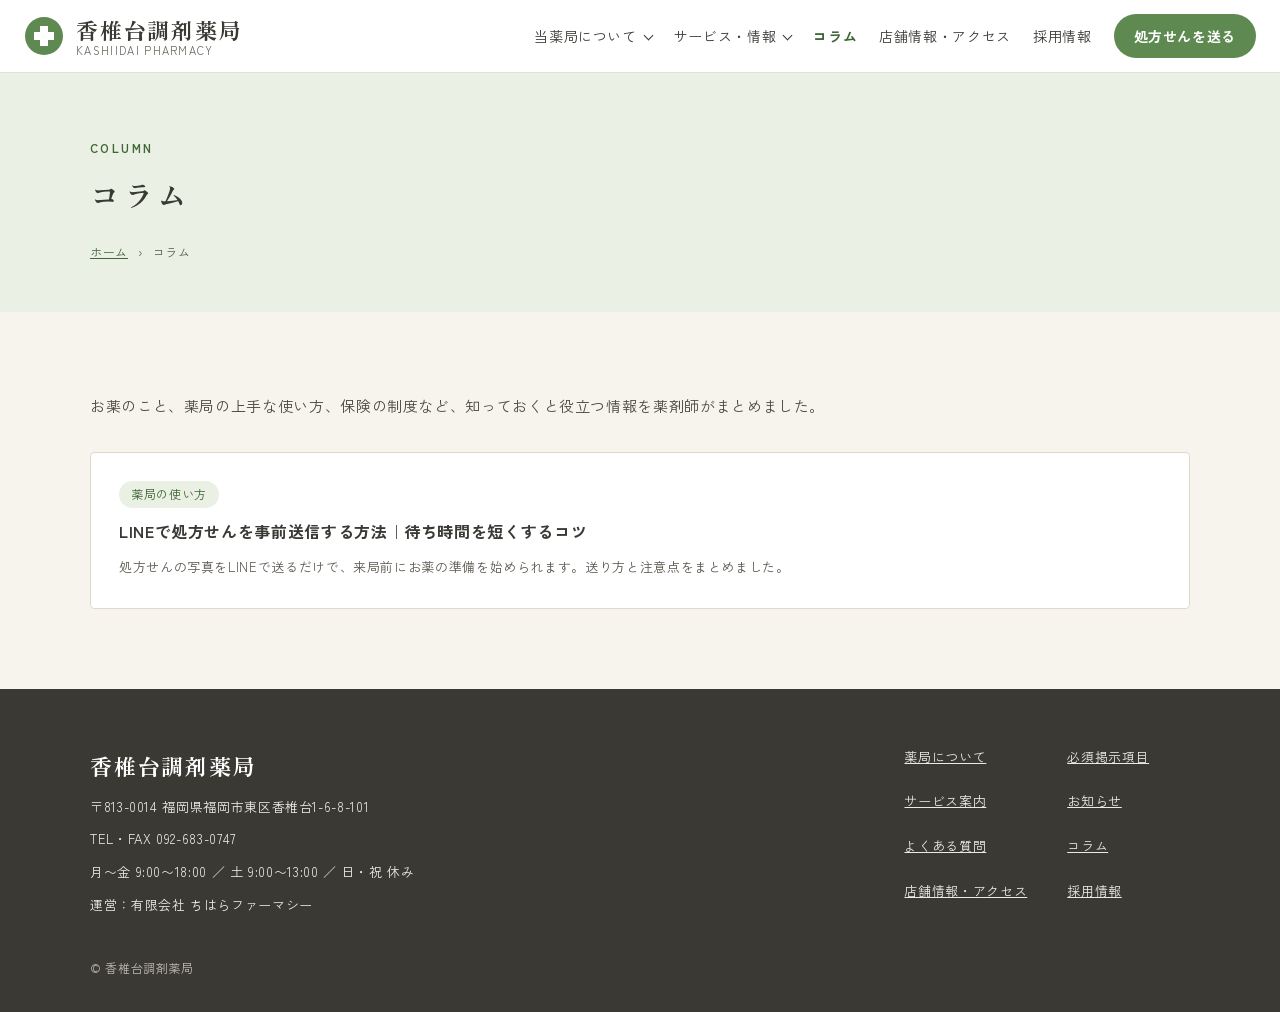
<file: column.html>
<!doctype html>
<html lang="ja">
<head>
<meta charset="utf-8">
<meta name="viewport" content="width=device-width, initial-scale=1">
<title>コラム｜香椎台調剤薬局</title>
<meta name="description" content="香椎台調剤薬局の薬剤師が、お薬や薬局の使い方、保険制度についてわかりやすく解説します。">
<link rel="preconnect" href="https://fonts.googleapis.com">
<link href="https://fonts.googleapis.com/css2?family=Zen+Old+Mincho:wght@500;700&family=Zen+Kaku+Gothic+New:wght@400;500;700&display=swap" rel="stylesheet">
<link rel="stylesheet" href="css/style.css">
<script src="js/main.js" defer></script>
</head>
<body>
<div class="page">

  <!-- Header -->
  <header class="site-header">
    <div class="site-header__inner">
      <a href="index.html" class="logo">
        <svg width="40" height="40" viewBox="0 0 40 40" aria-hidden="true"><circle cx="20" cy="20" r="19" fill="var(--accent)"></circle><path d="M16 10h8v6h6v8h-6v6h-8v-6h-6v-8h6z" fill="#FFFFFF"></path></svg>
        <span class="logo__text">
          <span class="logo__name">香椎台調剤薬局</span>
          <span class="logo__sub">KASHIIDAI PHARMACY</span>
        </span>
      </a>
      <button type="button" class="menu-toggle" aria-expanded="false" aria-controls="global-nav" aria-label="メニューを開く">
        <span class="menu-toggle__bar"></span>
        <span class="menu-toggle__bar"></span>
        <span class="menu-toggle__bar"></span>
      </button>
      <nav id="global-nav" aria-label="メインメニュー" class="global-nav">
        <div class="nav-group">
          <a href="about.html" class="nav-group__label">当薬局について</a>
          <div class="nav-group__menu">
            <a href="about.html">薬局について</a>
            <a href="notices.html">必須掲示項目</a>
          </div>
        </div>
        <div class="nav-group">
          <a href="services.html" class="nav-group__label">サービス・情報</a>
          <div class="nav-group__menu">
            <a href="services.html">サービス案内</a>
            <a href="news.html">お知らせ</a>
            <a href="faq.html">よくある質問</a>
          </div>
        </div>
        <a href="column.html" aria-current="page">コラム</a>
        <a href="access.html">店舗情報・アクセス</a>
        <a href="recruit.html">採用情報</a>
        <a href="index.html#prescription" class="global-nav__cta">処方せんを送る</a>
      </nav>
    </div>
  </header>

  <section class="page-hero">
    <div class="page-hero__inner">
      <p class="eyebrow">COLUMN</p>
      <h1 class="section-title page-hero__title">コラム</h1>
      <ol class="breadcrumb">
        <li><a href="index.html">ホーム</a></li>
        <li aria-current="page">コラム</li>
      </ol>
    </div>
  </section>

  <section class="content">
    <div class="content__inner content__inner--wide">
      <p class="text content__lead">お薬のこと、薬局の上手な使い方、保険の制度など、知っておくと役立つ情報を薬剤師がまとめました。</p>
      <div class="column-list">
          <a href="column/line-shohousen.html" class="column-card">
            <span class="column-card__cat">薬局の使い方</span>
            <span class="column-card__title">LINEで処方せんを事前送信する方法｜待ち時間を短くするコツ</span>
            <span class="column-card__lead">処方せんの写真をLINEで送るだけで、来局前にお薬の準備を始められます。送り方と注意点をまとめました。</span>
          </a>
      </div>
    </div>
  </section>

  <!-- Footer -->
  <footer class="site-footer">
    <div class="site-footer__inner">
      <div class="site-footer__info">
        <span class="site-footer__name">香椎台調剤薬局</span>
        <span>〒813-0014 福岡県福岡市東区香椎台1-6-8-101</span>
        <span>TEL・FAX 092-683-0747</span>
        <span>月〜金 9:00〜18:00 ／ 土 9:00〜13:00 ／ 日・祝 休み</span>
        <span>運営：有限会社 ちはらファーマシー</span>
      </div>
      <nav aria-label="フッターメニュー" class="footer-nav">
        <a href="about.html">薬局について</a>
        <a href="notices.html">必須掲示項目</a>
        <a href="services.html">サービス案内</a>
        <a href="news.html">お知らせ</a>
        <a href="faq.html">よくある質問</a>
        <a href="column.html">コラム</a>
        <a href="access.html">店舗情報・アクセス</a>
        <a href="recruit.html">採用情報</a>
      </nav>
    </div>
    <p class="site-footer__copy">© 香椎台調剤薬局</p>
  </footer>

</div>
</body>
</html>
</file>
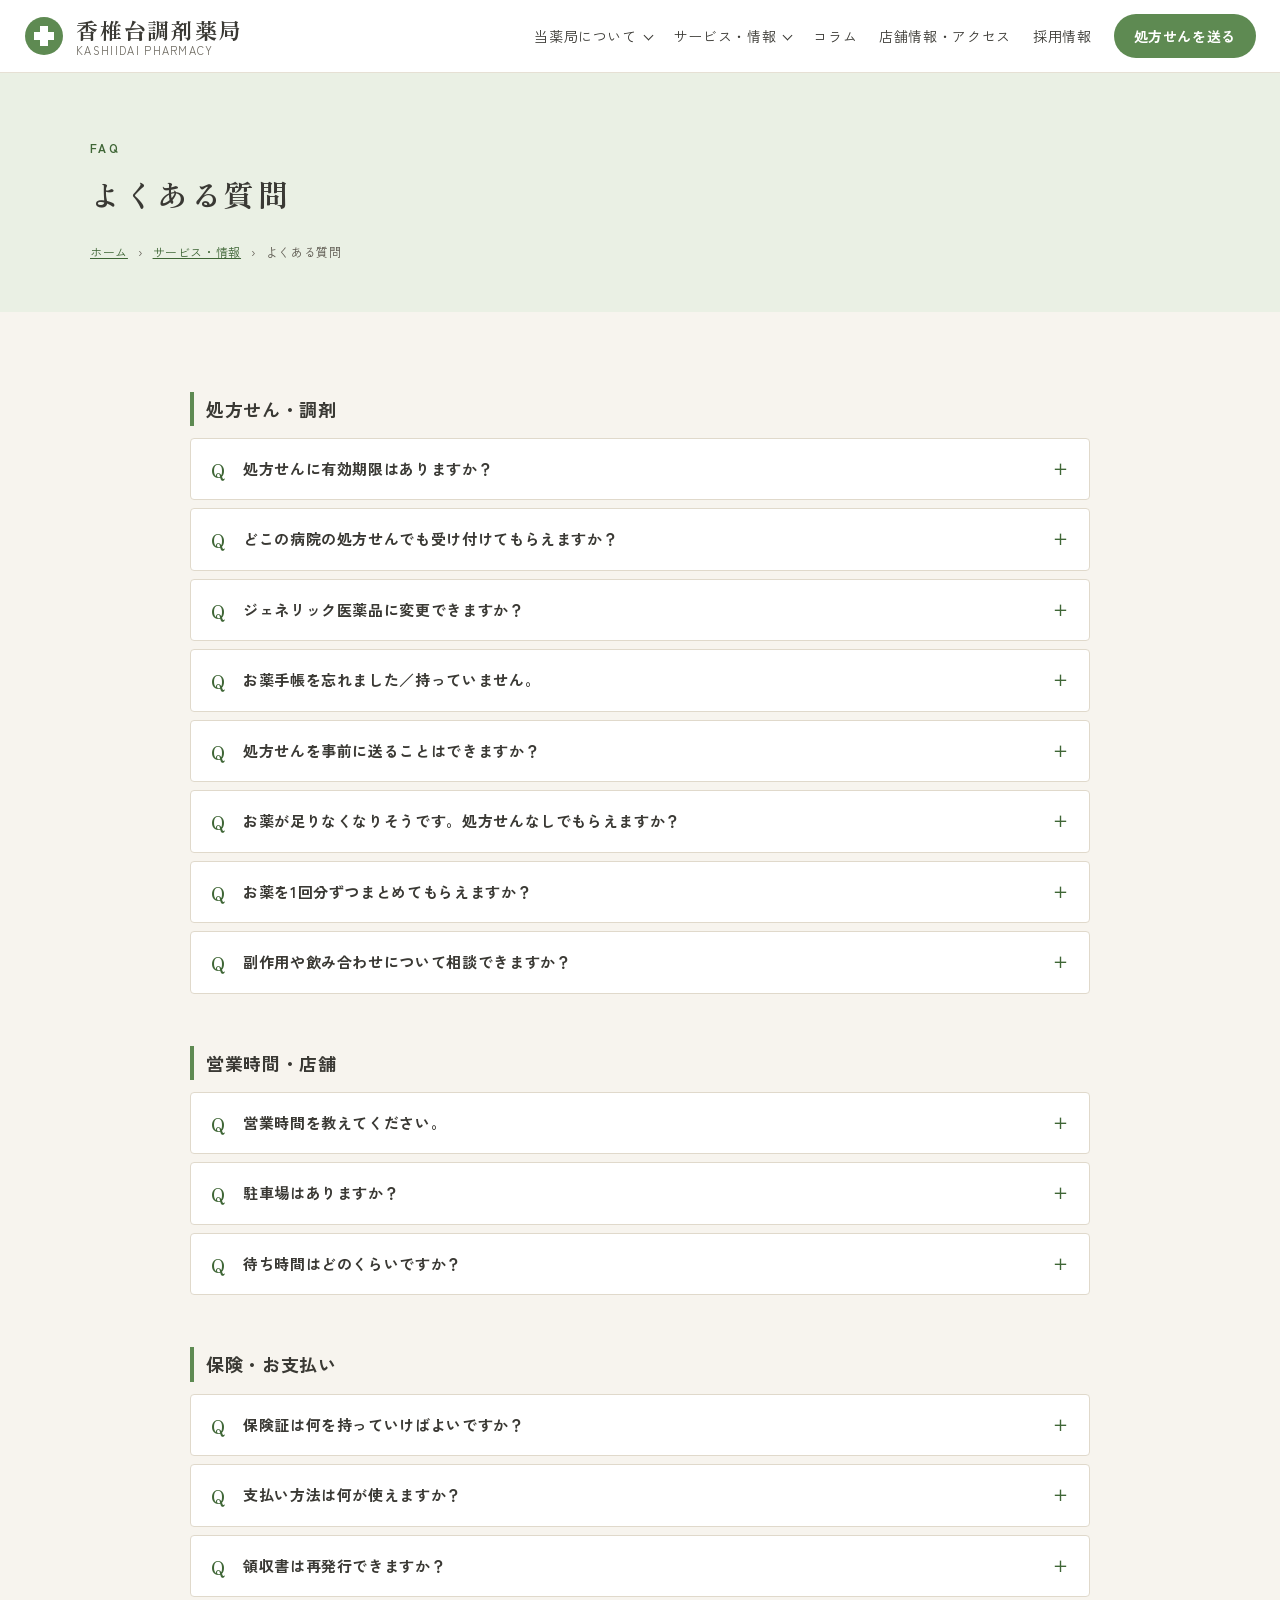
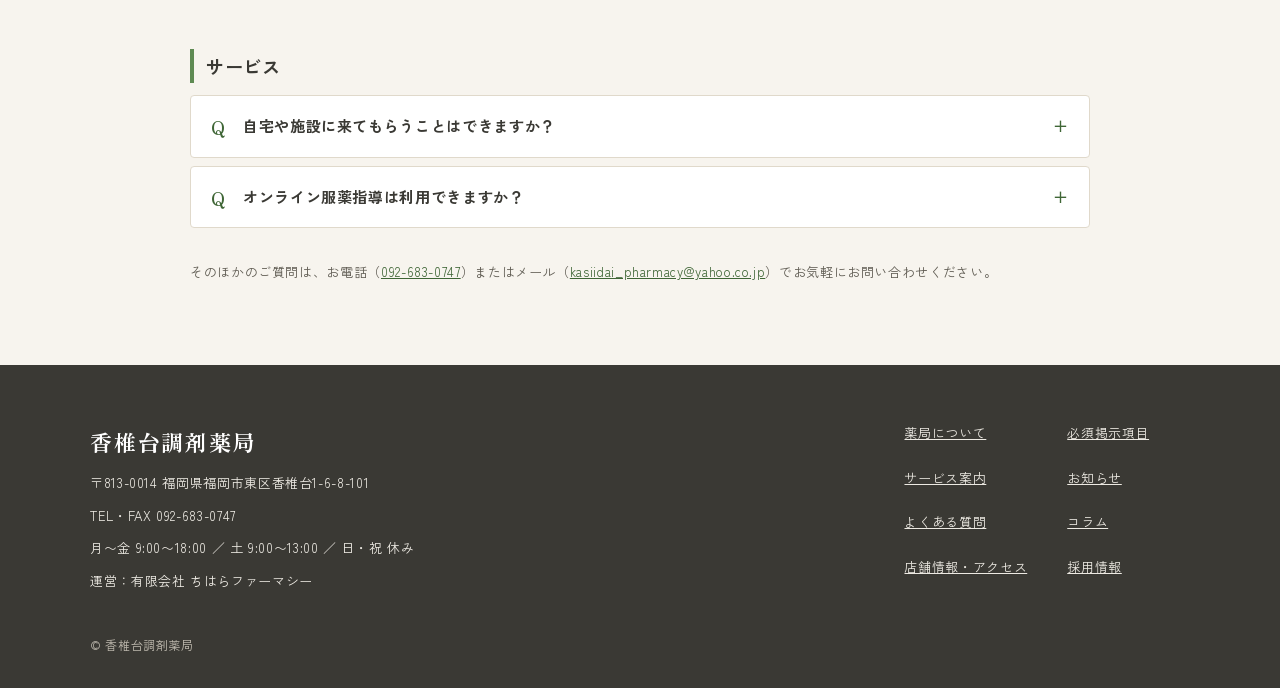
<file: faq.html>
<!doctype html>
<html lang="ja">
<head>
<meta charset="utf-8">
<meta name="viewport" content="width=device-width, initial-scale=1">
<title>よくある質問｜香椎台調剤薬局</title>
<meta name="description" content="香椎台調剤薬局によくいただくご質問と回答です。処方せん、営業時間、保険・お支払い、サービスについてまとめています。">
<link rel="preconnect" href="https://fonts.googleapis.com">
<link href="https://fonts.googleapis.com/css2?family=Zen+Old+Mincho:wght@500;700&family=Zen+Kaku+Gothic+New:wght@400;500;700&display=swap" rel="stylesheet">
<link rel="stylesheet" href="css/style.css">
<script src="js/main.js" defer></script>
</head>
<body>
<div class="page">

  <!-- Header -->
  <header class="site-header">
    <div class="site-header__inner">
      <a href="index.html" class="logo">
        <svg width="40" height="40" viewBox="0 0 40 40" aria-hidden="true"><circle cx="20" cy="20" r="19" fill="var(--accent)"></circle><path d="M16 10h8v6h6v8h-6v6h-8v-6h-6v-8h6z" fill="#FFFFFF"></path></svg>
        <span class="logo__text">
          <span class="logo__name">香椎台調剤薬局</span>
          <span class="logo__sub">KASHIIDAI PHARMACY</span>
        </span>
      </a>
      <button type="button" class="menu-toggle" aria-expanded="false" aria-controls="global-nav" aria-label="メニューを開く">
        <span class="menu-toggle__bar"></span>
        <span class="menu-toggle__bar"></span>
        <span class="menu-toggle__bar"></span>
      </button>
      <nav id="global-nav" aria-label="メインメニュー" class="global-nav">
        <div class="nav-group">
          <a href="about.html" class="nav-group__label">当薬局について</a>
          <div class="nav-group__menu">
            <a href="about.html">薬局について</a>
            <a href="notices.html">必須掲示項目</a>
          </div>
        </div>
        <div class="nav-group">
          <a href="services.html" class="nav-group__label">サービス・情報</a>
          <div class="nav-group__menu">
            <a href="services.html">サービス案内</a>
            <a href="news.html">お知らせ</a>
            <a href="faq.html" aria-current="page">よくある質問</a>
          </div>
        </div>
        <a href="column.html">コラム</a>
        <a href="access.html">店舗情報・アクセス</a>
        <a href="recruit.html">採用情報</a>
        <a href="index.html#prescription" class="global-nav__cta">処方せんを送る</a>
      </nav>
    </div>
  </header>

  <section class="page-hero">
    <div class="page-hero__inner">
      <p class="eyebrow">FAQ</p>
      <h1 class="section-title page-hero__title">よくある質問</h1>
      <ol class="breadcrumb">
        <li><a href="index.html">ホーム</a></li>
        <li><a href="services.html">サービス・情報</a></li>
        <li aria-current="page">よくある質問</li>
      </ol>
    </div>
  </section>

  <section class="content">
    <div class="content__inner">
      <div class="faq-group">
        <h2 class="faq-group__title">処方せん・調剤</h2>
        <details class="faq">
          <summary class="faq__q">処方せんに有効期限はありますか？</summary>
          <p class="faq__a">処方せんの有効期限は、交付日を含めて4日間です（土日・祝日も含みます）。期限を過ぎると使えなくなりますので、お早めにお持ちください。</p>
        </details>
        <details class="faq">
          <summary class="faq__q">どこの病院の処方せんでも受け付けてもらえますか？</summary>
          <p class="faq__a">はい、全国どの医療機関の処方せんも受け付けています。複数の医療機関の処方せんをお持ちの場合は、まとめてお持ちいただくと、飲み合わせや重複をまとめて確認できます。</p>
        </details>
        <details class="faq">
          <summary class="faq__q">ジェネリック医薬品に変更できますか？</summary>
          <p class="faq__a">処方せんに医師の「変更不可」の指示がなければ変更できます。在庫がない場合はお取り寄せになることがあります。お気軽にお申し出ください。</p>
        </details>
        <details class="faq">
          <summary class="faq__q">お薬手帳を忘れました／持っていません。</summary>
          <p class="faq__a">その場で新しくお作りすることができます。お忘れの場合はシールでお渡ししますので、お手持ちの手帳に貼ってください。</p>
        </details>
        <details class="faq">
          <summary class="faq__q">処方せんを事前に送ることはできますか？</summary>
          <p class="faq__a">はい、LINEまたはFAXで事前に送っていただけます。来局時の待ち時間を短くできます。処方せんの原本は来局時に必ずお持ちください。<a href="column/line-shohousen.html">LINEでの送り方はこちら</a></p>
        </details>
        <details class="faq">
          <summary class="faq__q">お薬が足りなくなりそうです。処方せんなしでもらえますか？</summary>
          <p class="faq__a">処方せんが必要なお薬は、処方せんなしでお渡しすることはできません。お薬が切れる前に、処方した医療機関を受診してください。</p>
        </details>
        <details class="faq">
          <summary class="faq__q">お薬を1回分ずつまとめてもらえますか？</summary>
          <p class="faq__a">はい、一包化に対応しています。医師の指示による場合のほか、ご希望による一包化も承ります（ご希望による場合は1週間分につき500円の費用がかかります）。</p>
        </details>
        <details class="faq">
          <summary class="faq__q">副作用や飲み合わせについて相談できますか？</summary>
          <p class="faq__a">はい、薬剤師がご相談に応じます。市販薬やサプリメントとの飲み合わせも、お気軽にお尋ねください。</p>
        </details>
      </div>
      <div class="faq-group">
        <h2 class="faq-group__title">営業時間・店舗</h2>
        <details class="faq">
          <summary class="faq__q">営業時間を教えてください。</summary>
          <p class="faq__a">月〜金曜日は9:00〜18:00（昼休みなし）、土曜日は9:00〜13:00です。日曜・祝日、お盆（8/13〜8/15）、年末年始（12/30〜1/3）はお休みです。営業時間外も、お電話またはLINEで可能な範囲で対応いたします。</p>
        </details>
        <details class="faq">
          <summary class="faq__q">駐車場はありますか？</summary>
          <p class="faq__a">無料駐車場が3台分あります（近隣に2台分）。</p>
        </details>
        <details class="faq">
          <summary class="faq__q">待ち時間はどのくらいですか？</summary>
          <p class="faq__a">混雑状況や処方の内容によって異なります。LINEやFAXで処方せんを事前に送っていただくと、待ち時間を短くできます。</p>
        </details>
      </div>
      <div class="faq-group">
        <h2 class="faq-group__title">保険・お支払い</h2>
        <details class="faq">
          <summary class="faq__q">保険証は何を持っていけばよいですか？</summary>
          <p class="faq__a">マイナ保険証、または資格確認書をお持ちください。公費負担医療の受給者証などをお持ちの方は、あわせてご提示ください。</p>
        </details>
        <details class="faq">
          <summary class="faq__q">支払い方法は何が使えますか？</summary>
          <p class="faq__a">現金のほか、クレジットカード、電子マネー、QRコード決済をご利用いただけます。ご利用いただける決済方法は<a href="access.html#info">店舗情報</a>をご覧ください。</p>
        </details>
        <details class="faq">
          <summary class="faq__q">領収書は再発行できますか？</summary>
          <p class="faq__a">領収書の再発行はできませんので、大切に保管してください。領収書は確定申告の医療費控除にもお使いいただけます。</p>
        </details>
      </div>
      <div class="faq-group">
        <h2 class="faq-group__title">サービス</h2>
        <details class="faq">
          <summary class="faq__q">自宅や施設に来てもらうことはできますか？</summary>
          <p class="faq__a">はい、通院や来局が難しい方のために在宅訪問（居宅療養管理指導）を行っています。ご家族やケアマネジャーの方からのご相談も歓迎です。</p>
        </details>
        <details class="faq">
          <summary class="faq__q">オンライン服薬指導は利用できますか？</summary>
          <p class="faq__a">はい、ご自宅からスマートフォンでご利用いただけます。お支払いはPayPayをご利用いただけます。<a href="services.html#online">詳しくはこちら</a></p>
        </details>
      </div>
      <p class="content__note">そのほかのご質問は、お電話（<a href="tel:0926830747">092-683-0747</a>）またはメール（<a href="mailto:kasiidai_pharmacy@yahoo.co.jp">kasiidai_pharmacy@yahoo.co.jp</a>）でお気軽にお問い合わせください。</p>
    </div>
  </section>

  <!-- Footer -->
  <footer class="site-footer">
    <div class="site-footer__inner">
      <div class="site-footer__info">
        <span class="site-footer__name">香椎台調剤薬局</span>
        <span>〒813-0014 福岡県福岡市東区香椎台1-6-8-101</span>
        <span>TEL・FAX 092-683-0747</span>
        <span>月〜金 9:00〜18:00 ／ 土 9:00〜13:00 ／ 日・祝 休み</span>
        <span>運営：有限会社 ちはらファーマシー</span>
      </div>
      <nav aria-label="フッターメニュー" class="footer-nav">
        <a href="about.html">薬局について</a>
        <a href="notices.html">必須掲示項目</a>
        <a href="services.html">サービス案内</a>
        <a href="news.html">お知らせ</a>
        <a href="faq.html">よくある質問</a>
        <a href="column.html">コラム</a>
        <a href="access.html">店舗情報・アクセス</a>
        <a href="recruit.html">採用情報</a>
      </nav>
    </div>
    <p class="site-footer__copy">© 香椎台調剤薬局</p>
  </footer>

</div>
</body>
</html>
</file>
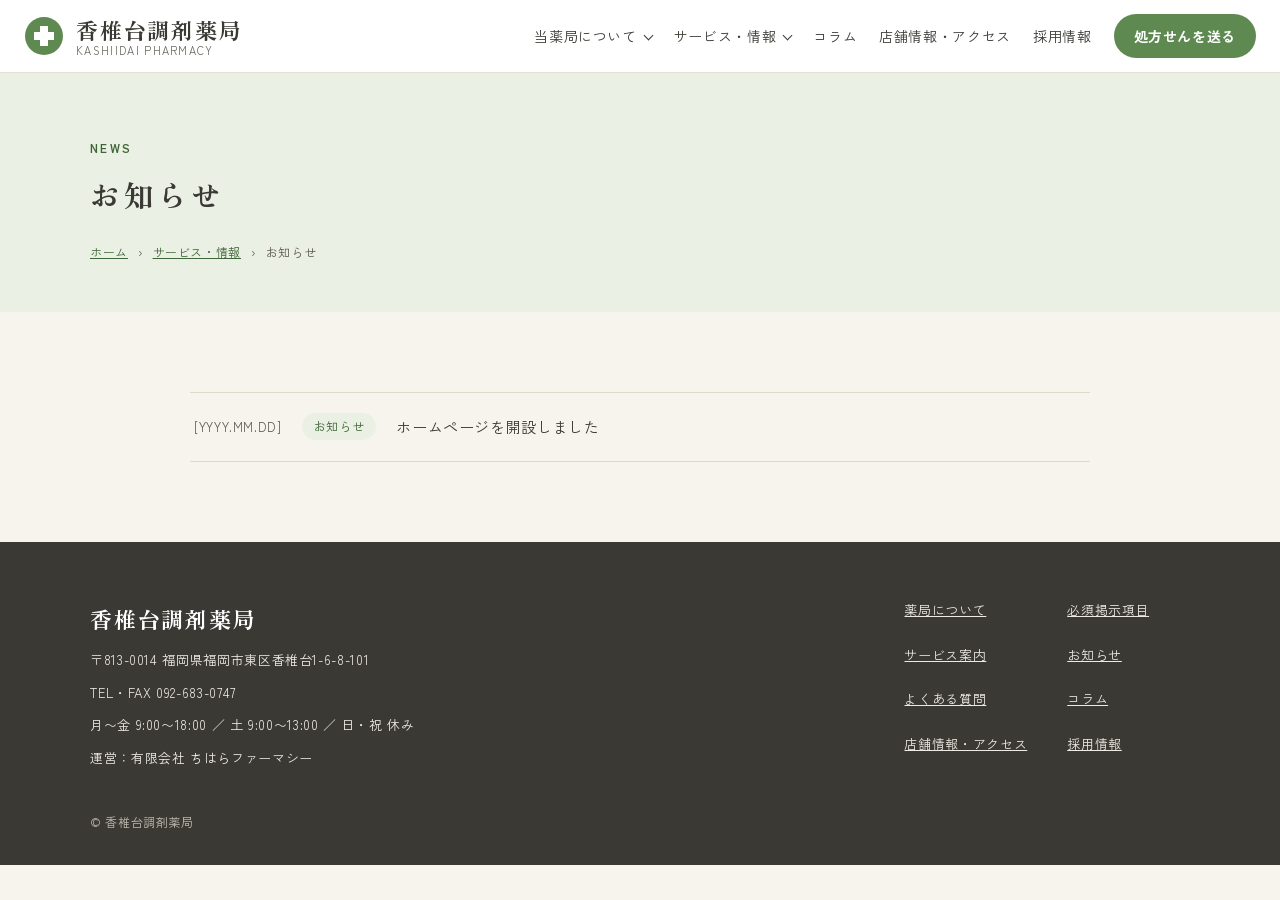
<file: news.html>
<!doctype html>
<html lang="ja">
<head>
<meta charset="utf-8">
<meta name="viewport" content="width=device-width, initial-scale=1">
<title>お知らせ｜香椎台調剤薬局</title>
<meta name="description" content="香椎台調剤薬局からのお知らせです。">
<link rel="preconnect" href="https://fonts.googleapis.com">
<link href="https://fonts.googleapis.com/css2?family=Zen+Old+Mincho:wght@500;700&family=Zen+Kaku+Gothic+New:wght@400;500;700&display=swap" rel="stylesheet">
<link rel="stylesheet" href="css/style.css">
<script src="js/main.js" defer></script>
</head>
<body>
<div class="page">

  <!-- Header -->
  <header class="site-header">
    <div class="site-header__inner">
      <a href="index.html" class="logo">
        <svg width="40" height="40" viewBox="0 0 40 40" aria-hidden="true"><circle cx="20" cy="20" r="19" fill="var(--accent)"></circle><path d="M16 10h8v6h6v8h-6v6h-8v-6h-6v-8h6z" fill="#FFFFFF"></path></svg>
        <span class="logo__text">
          <span class="logo__name">香椎台調剤薬局</span>
          <span class="logo__sub">KASHIIDAI PHARMACY</span>
        </span>
      </a>
      <button type="button" class="menu-toggle" aria-expanded="false" aria-controls="global-nav" aria-label="メニューを開く">
        <span class="menu-toggle__bar"></span>
        <span class="menu-toggle__bar"></span>
        <span class="menu-toggle__bar"></span>
      </button>
      <nav id="global-nav" aria-label="メインメニュー" class="global-nav">
        <div class="nav-group">
          <a href="about.html" class="nav-group__label">当薬局について</a>
          <div class="nav-group__menu">
            <a href="about.html">薬局について</a>
            <a href="notices.html">必須掲示項目</a>
          </div>
        </div>
        <div class="nav-group">
          <a href="services.html" class="nav-group__label">サービス・情報</a>
          <div class="nav-group__menu">
            <a href="services.html">サービス案内</a>
            <a href="news.html" aria-current="page">お知らせ</a>
            <a href="faq.html">よくある質問</a>
          </div>
        </div>
        <a href="column.html">コラム</a>
        <a href="access.html">店舗情報・アクセス</a>
        <a href="recruit.html">採用情報</a>
        <a href="index.html#prescription" class="global-nav__cta">処方せんを送る</a>
      </nav>
    </div>
  </header>

  <section class="page-hero">
    <div class="page-hero__inner">
      <p class="eyebrow">NEWS</p>
      <h1 class="section-title page-hero__title">お知らせ</h1>
      <ol class="breadcrumb">
        <li><a href="index.html">ホーム</a></li>
        <li><a href="services.html">サービス・情報</a></li>
        <li aria-current="page">お知らせ</li>
      </ol>
    </div>
  </section>

  <section class="content">
    <div class="content__inner">
      <ul class="news-list">
          <li>
            <div class="news-list__row">
              <span class="news-list__date">[YYYY.MM.DD]</span>
              <span class="news-list__tag">お知らせ</span>
              <span>ホームページを開設しました</span>
            </div>
          </li>
      </ul>
    </div>
  </section>

  <!-- Footer -->
  <footer class="site-footer">
    <div class="site-footer__inner">
      <div class="site-footer__info">
        <span class="site-footer__name">香椎台調剤薬局</span>
        <span>〒813-0014 福岡県福岡市東区香椎台1-6-8-101</span>
        <span>TEL・FAX 092-683-0747</span>
        <span>月〜金 9:00〜18:00 ／ 土 9:00〜13:00 ／ 日・祝 休み</span>
        <span>運営：有限会社 ちはらファーマシー</span>
      </div>
      <nav aria-label="フッターメニュー" class="footer-nav">
        <a href="about.html">薬局について</a>
        <a href="notices.html">必須掲示項目</a>
        <a href="services.html">サービス案内</a>
        <a href="news.html">お知らせ</a>
        <a href="faq.html">よくある質問</a>
        <a href="column.html">コラム</a>
        <a href="access.html">店舗情報・アクセス</a>
        <a href="recruit.html">採用情報</a>
      </nav>
    </div>
    <p class="site-footer__copy">© 香椎台調剤薬局</p>
  </footer>

</div>
</body>
</html>
</file>
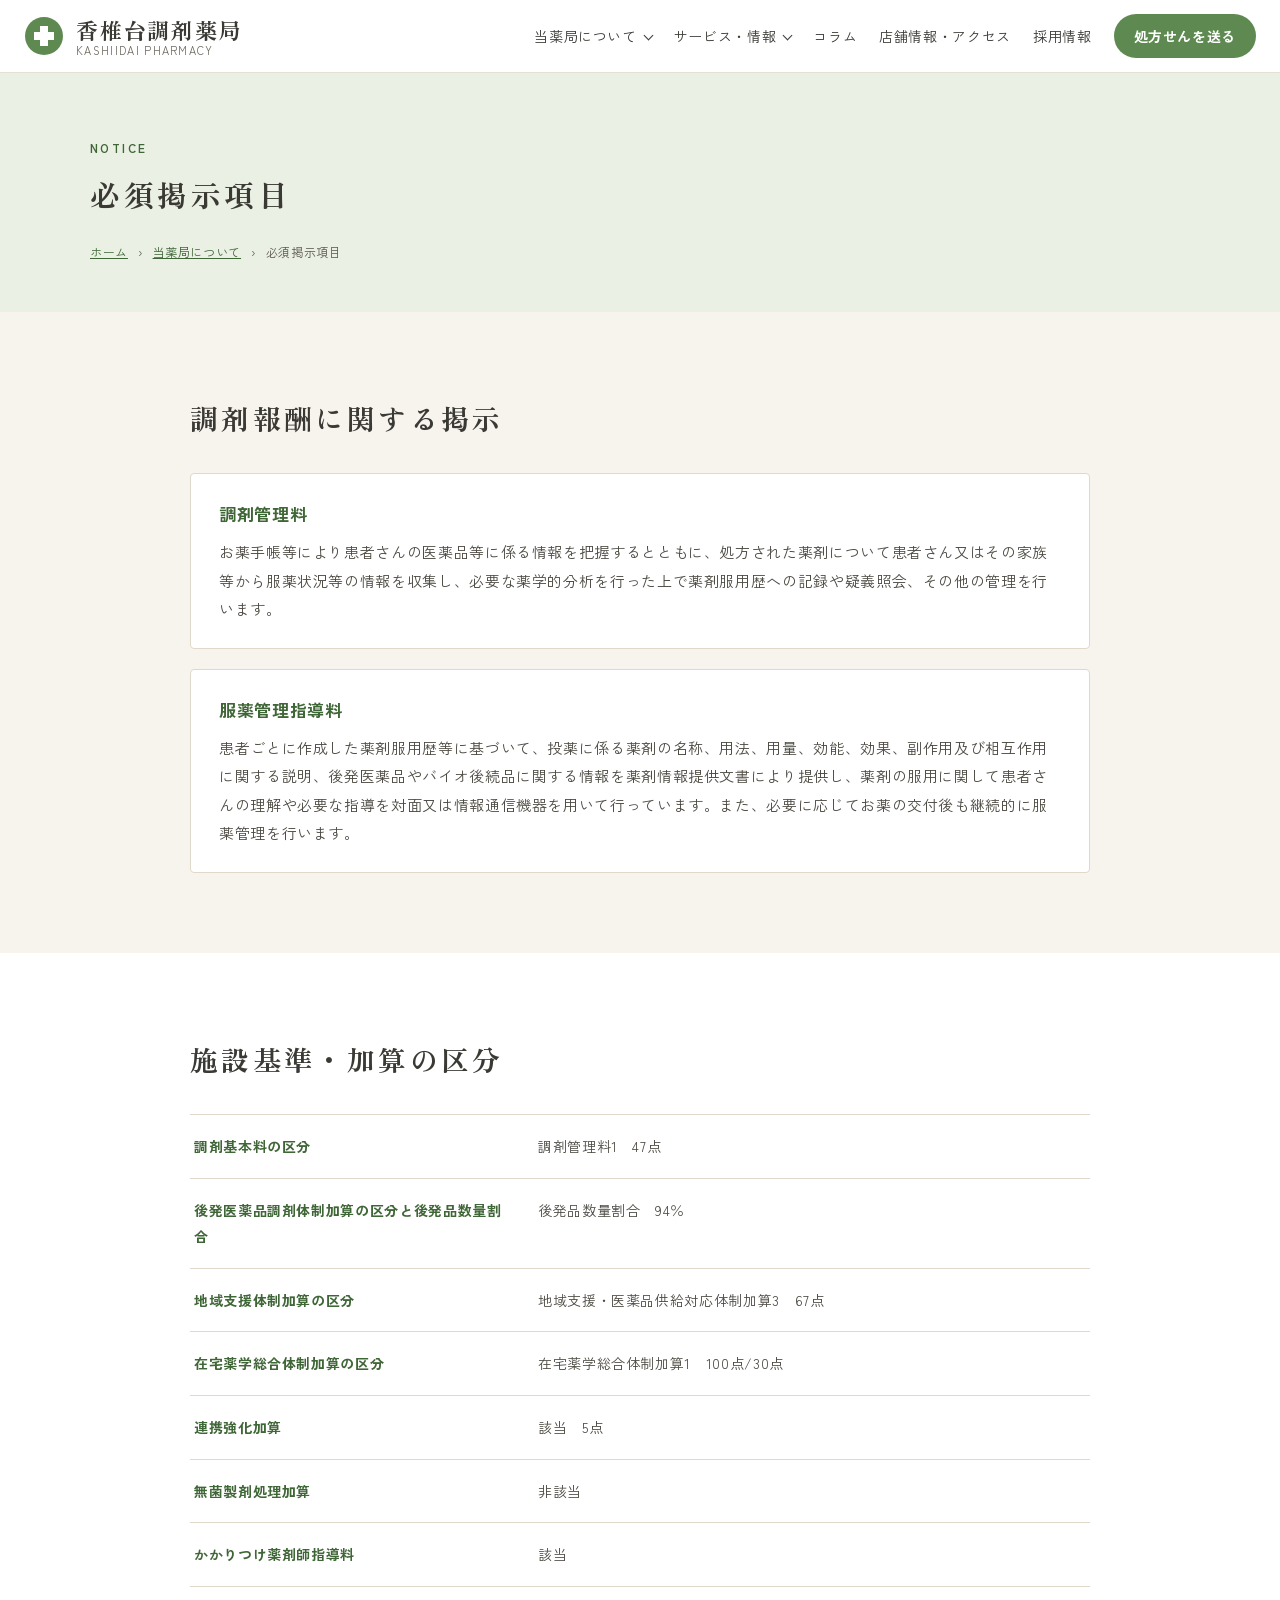
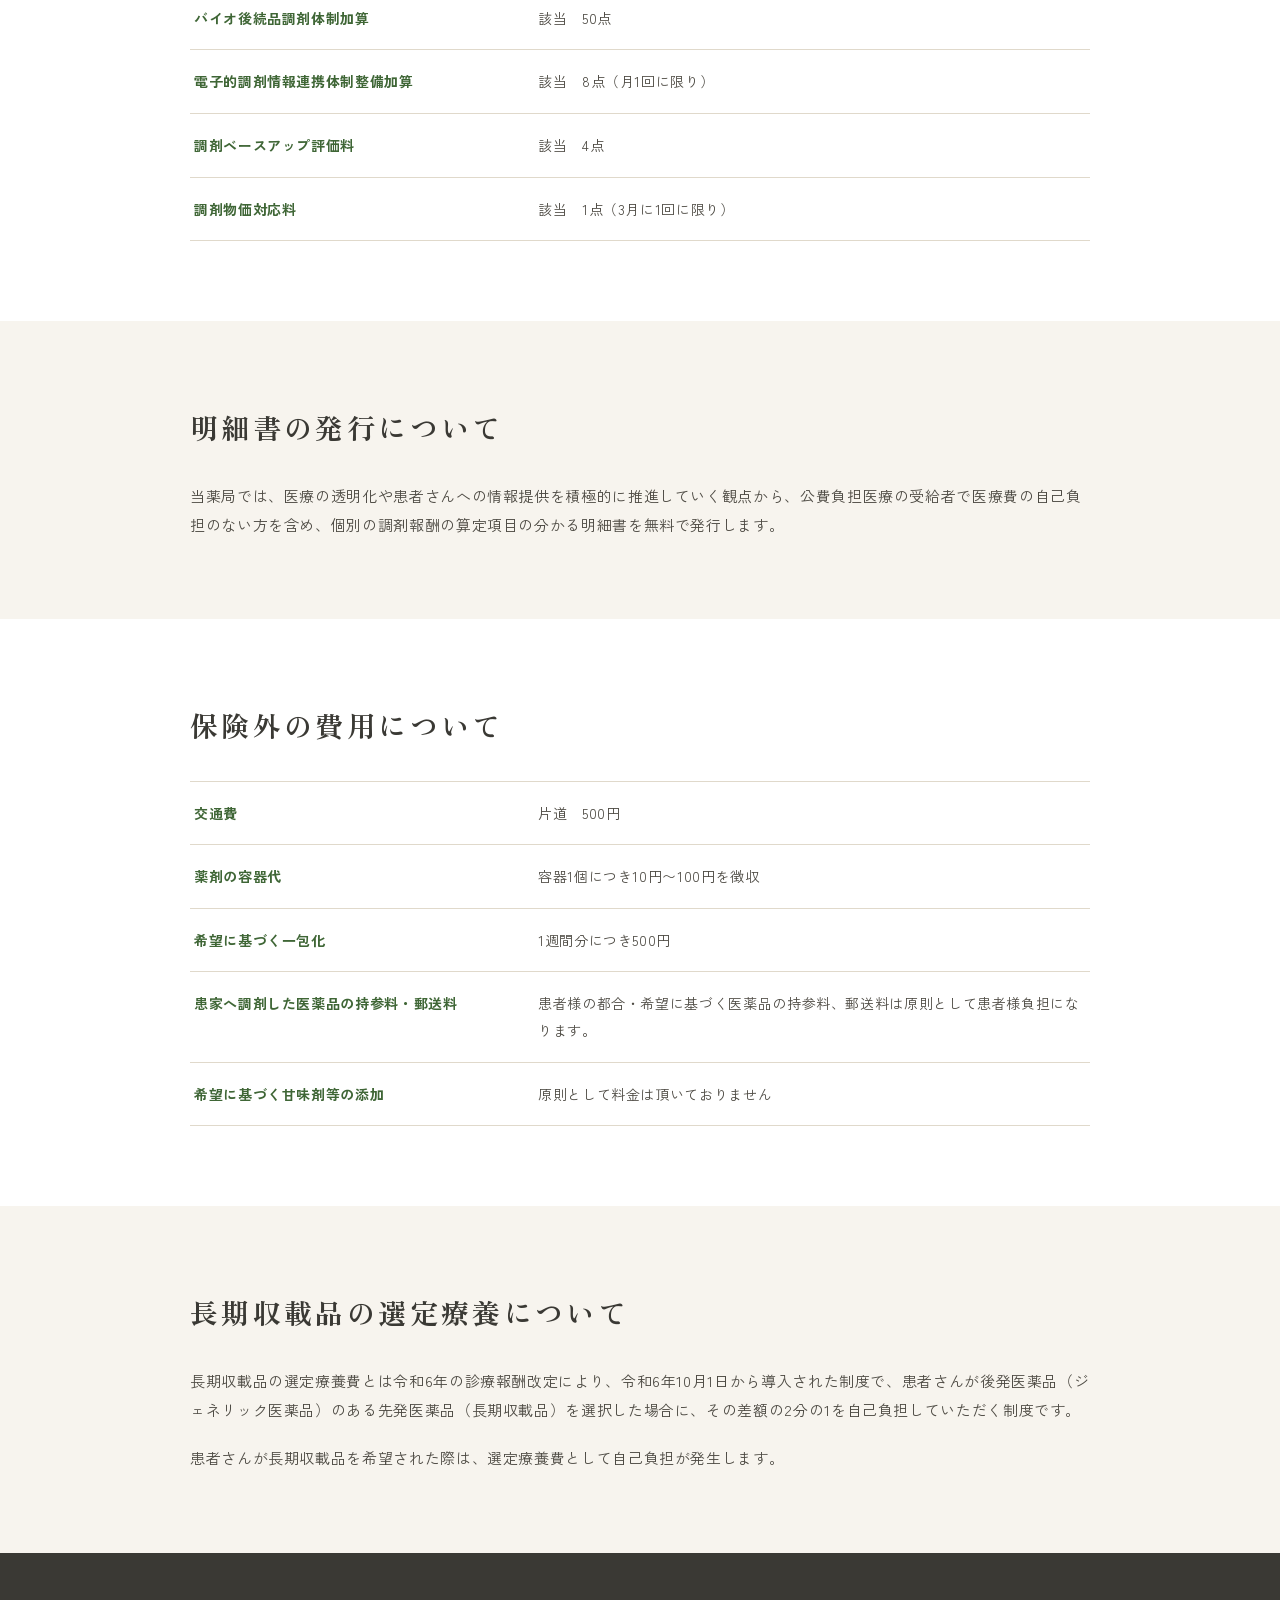
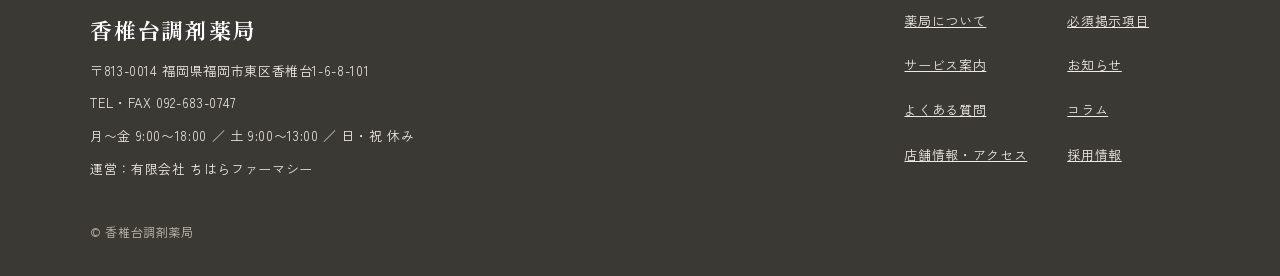
<file: notices.html>
<!doctype html>
<html lang="ja">
<head>
<meta charset="utf-8">
<meta name="viewport" content="width=device-width, initial-scale=1">
<title>必須掲示項目｜香椎台調剤薬局</title>
<meta name="description" content="香椎台調剤薬局の調剤報酬に関する掲示事項、明細書の発行、保険外負担、長期収載品の選定療養についてのご案内です。">
<link rel="preconnect" href="https://fonts.googleapis.com">
<link href="https://fonts.googleapis.com/css2?family=Zen+Old+Mincho:wght@500;700&family=Zen+Kaku+Gothic+New:wght@400;500;700&display=swap" rel="stylesheet">
<link rel="stylesheet" href="css/style.css">
<script src="js/main.js" defer></script>
</head>
<body>
<div class="page">

  <!-- Header -->
  <header class="site-header">
    <div class="site-header__inner">
      <a href="index.html" class="logo">
        <svg width="40" height="40" viewBox="0 0 40 40" aria-hidden="true"><circle cx="20" cy="20" r="19" fill="var(--accent)"></circle><path d="M16 10h8v6h6v8h-6v6h-8v-6h-6v-8h6z" fill="#FFFFFF"></path></svg>
        <span class="logo__text">
          <span class="logo__name">香椎台調剤薬局</span>
          <span class="logo__sub">KASHIIDAI PHARMACY</span>
        </span>
      </a>
      <button type="button" class="menu-toggle" aria-expanded="false" aria-controls="global-nav" aria-label="メニューを開く">
        <span class="menu-toggle__bar"></span>
        <span class="menu-toggle__bar"></span>
        <span class="menu-toggle__bar"></span>
      </button>
      <nav id="global-nav" aria-label="メインメニュー" class="global-nav">
        <div class="nav-group">
          <a href="about.html" class="nav-group__label">当薬局について</a>
          <div class="nav-group__menu">
            <a href="about.html">薬局について</a>
            <a href="notices.html" aria-current="page">必須掲示項目</a>
          </div>
        </div>
        <div class="nav-group">
          <a href="services.html" class="nav-group__label">サービス・情報</a>
          <div class="nav-group__menu">
            <a href="services.html">サービス案内</a>
            <a href="news.html">お知らせ</a>
            <a href="faq.html">よくある質問</a>
          </div>
        </div>
        <a href="column.html">コラム</a>
        <a href="access.html">店舗情報・アクセス</a>
        <a href="recruit.html">採用情報</a>
        <a href="index.html#prescription" class="global-nav__cta">処方せんを送る</a>
      </nav>
    </div>
  </header>

  <section class="page-hero">
    <div class="page-hero__inner">
      <p class="eyebrow">NOTICE</p>
      <h1 class="section-title page-hero__title">必須掲示項目</h1>
      <ol class="breadcrumb">
        <li><a href="index.html">ホーム</a></li>
        <li><a href="about.html">当薬局について</a></li>
        <li aria-current="page">必須掲示項目</li>
      </ol>
    </div>
  </section>

  <section class="content">
    <div class="content__inner">
      <div class="content__head">
        <h2 class="section-title section-title--sm">調剤報酬に関する掲示</h2>
      </div>
      <div class="notice-block">
        <h3 class="notice-block__title">調剤管理料</h3>
        <p class="text">お薬手帳等により患者さんの医薬品等に係る情報を把握するとともに、処方された薬剤について患者さん又はその家族等から服薬状況等の情報を収集し、必要な薬学的分析を行った上で薬剤服用歴への記録や疑義照会、その他の管理を行います。</p>
      </div>
      <div class="notice-block">
        <h3 class="notice-block__title">服薬管理指導料</h3>
        <p class="text">患者ごとに作成した薬剤服用歴等に基づいて、投薬に係る薬剤の名称、用法、用量、効能、効果、副作用及び相互作用に関する説明、後発医薬品やバイオ後続品に関する情報を薬剤情報提供文書により提供し、薬剤の服用に関して患者さんの理解や必要な指導を対面又は情報通信機器を用いて行っています。また、必要に応じてお薬の交付後も継続的に服薬管理を行います。</p>
      </div>
    </div>
  </section>

  <section class="content content--tint">
    <div class="content__inner">
      <div class="content__head">
        <h2 class="section-title section-title--sm">施設基準・加算の区分</h2>
      </div>
      <dl class="info-table info-table--wide">
        <div class="info-table__row">
          <dt>調剤基本料の区分</dt>
          <dd>調剤管理料1　47点</dd>
        </div>
        <div class="info-table__row">
          <dt>後発医薬品調剤体制加算の区分と後発品数量割合</dt>
          <dd>後発品数量割合　94％</dd>
        </div>
        <div class="info-table__row">
          <dt>地域支援体制加算の区分</dt>
          <dd>地域支援・医薬品供給対応体制加算3　67点</dd>
        </div>
        <div class="info-table__row">
          <dt>在宅薬学総合体制加算の区分</dt>
          <dd>在宅薬学総合体制加算1　100点/30点</dd>
        </div>
        <div class="info-table__row">
          <dt>連携強化加算</dt>
          <dd>該当　5点</dd>
        </div>
        <div class="info-table__row">
          <dt>無菌製剤処理加算</dt>
          <dd>非該当</dd>
        </div>
        <div class="info-table__row">
          <dt>かかりつけ薬剤師指導料</dt>
          <dd>該当</dd>
        </div>
        <div class="info-table__row">
          <dt>バイオ後続品調剤体制加算</dt>
          <dd>該当　50点</dd>
        </div>
        <div class="info-table__row">
          <dt>電子的調剤情報連携体制整備加算</dt>
          <dd>該当　8点（月1回に限り）</dd>
        </div>
        <div class="info-table__row">
          <dt>調剤ベースアップ評価料</dt>
          <dd>該当　4点</dd>
        </div>
        <div class="info-table__row">
          <dt>調剤物価対応料</dt>
          <dd>該当　1点（3月に1回に限り）</dd>
        </div>
      </dl>
    </div>
  </section>

  <section class="content">
    <div class="content__inner">
      <div class="content__head">
        <h2 class="section-title section-title--sm">明細書の発行について</h2>
      </div>
      <p class="text">当薬局では、医療の透明化や患者さんへの情報提供を積極的に推進していく観点から、公費負担医療の受給者で医療費の自己負担のない方を含め、個別の調剤報酬の算定項目の分かる明細書を無料で発行します。</p>
    </div>
  </section>

  <section class="content content--tint">
    <div class="content__inner">
      <div class="content__head">
        <h2 class="section-title section-title--sm">保険外の費用について</h2>
      </div>
      <dl class="info-table info-table--wide">
        <div class="info-table__row">
          <dt>交通費</dt>
          <dd>片道　500円</dd>
        </div>
        <div class="info-table__row">
          <dt>薬剤の容器代</dt>
          <dd>容器1個につき10円〜100円を徴収</dd>
        </div>
        <div class="info-table__row">
          <dt>希望に基づく一包化</dt>
          <dd>1週間分につき500円</dd>
        </div>
        <div class="info-table__row">
          <dt>患家へ調剤した医薬品の持参料・郵送料</dt>
          <dd>患者様の都合・希望に基づく医薬品の持参料、郵送料は原則として患者様負担になります。</dd>
        </div>
        <div class="info-table__row">
          <dt>希望に基づく甘味剤等の添加</dt>
          <dd>原則として料金は頂いておりません</dd>
        </div>
      </dl>
    </div>
  </section>

  <section class="content">
    <div class="content__inner">
      <div class="content__head">
        <h2 class="section-title section-title--sm">長期収載品の選定療養について</h2>
      </div>
      <p class="text">長期収載品の選定療養費とは令和6年の診療報酬改定により、令和6年10月1日から導入された制度で、患者さんが後発医薬品（ジェネリック医薬品）のある先発医薬品（長期収載品）を選択した場合に、その差額の2分の1を自己負担していただく制度です。</p>
      <p class="text">患者さんが長期収載品を希望された際は、選定療養費として自己負担が発生します。</p>
    </div>
  </section>

  <!-- Footer -->
  <footer class="site-footer">
    <div class="site-footer__inner">
      <div class="site-footer__info">
        <span class="site-footer__name">香椎台調剤薬局</span>
        <span>〒813-0014 福岡県福岡市東区香椎台1-6-8-101</span>
        <span>TEL・FAX 092-683-0747</span>
        <span>月〜金 9:00〜18:00 ／ 土 9:00〜13:00 ／ 日・祝 休み</span>
        <span>運営：有限会社 ちはらファーマシー</span>
      </div>
      <nav aria-label="フッターメニュー" class="footer-nav">
        <a href="about.html">薬局について</a>
        <a href="notices.html">必須掲示項目</a>
        <a href="services.html">サービス案内</a>
        <a href="news.html">お知らせ</a>
        <a href="faq.html">よくある質問</a>
        <a href="column.html">コラム</a>
        <a href="access.html">店舗情報・アクセス</a>
        <a href="recruit.html">採用情報</a>
      </nav>
    </div>
    <p class="site-footer__copy">© 香椎台調剤薬局</p>
  </footer>

</div>
</body>
</html>
</file>
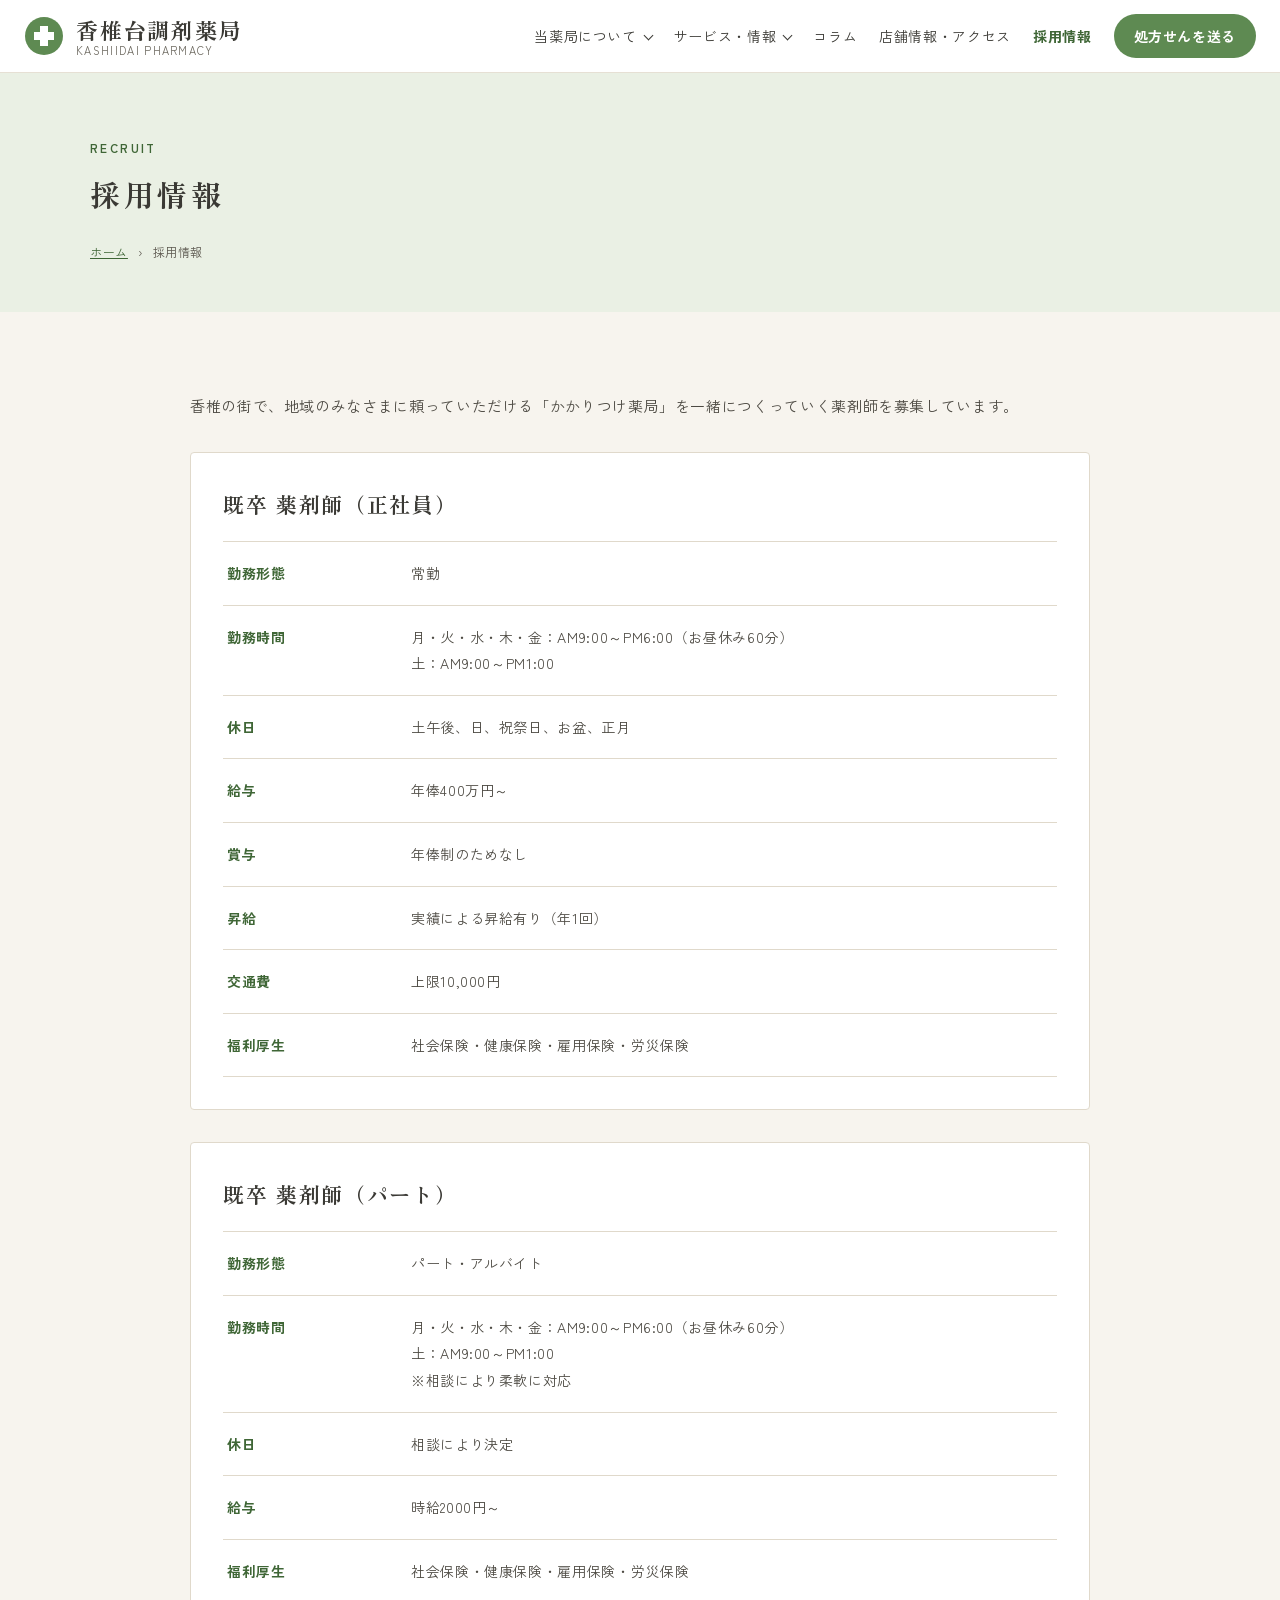
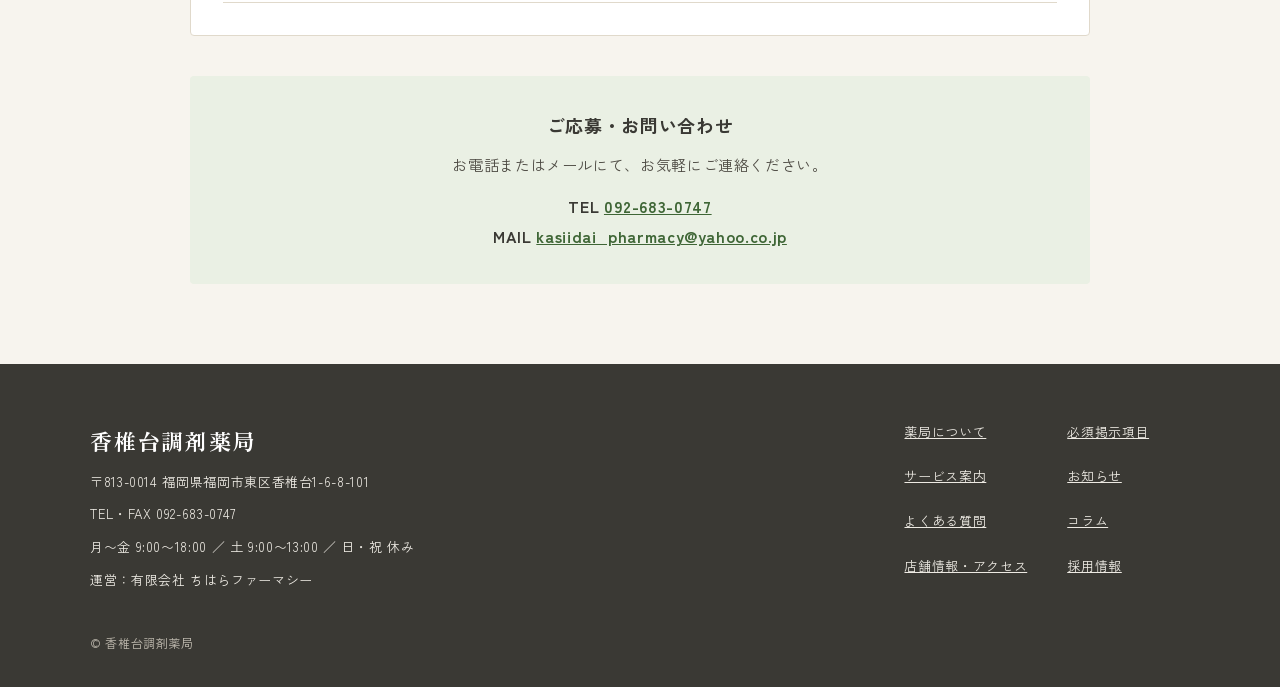
<file: recruit.html>
<!doctype html>
<html lang="ja">
<head>
<meta charset="utf-8">
<meta name="viewport" content="width=device-width, initial-scale=1">
<title>採用情報｜香椎台調剤薬局</title>
<meta name="description" content="香椎台調剤薬局の採用情報。薬剤師（正社員・パート）を募集しています。">
<link rel="preconnect" href="https://fonts.googleapis.com">
<link href="https://fonts.googleapis.com/css2?family=Zen+Old+Mincho:wght@500;700&family=Zen+Kaku+Gothic+New:wght@400;500;700&display=swap" rel="stylesheet">
<link rel="stylesheet" href="css/style.css">
<script src="js/main.js" defer></script>
</head>
<body>
<div class="page">

  <!-- Header -->
  <header class="site-header">
    <div class="site-header__inner">
      <a href="index.html" class="logo">
        <svg width="40" height="40" viewBox="0 0 40 40" aria-hidden="true"><circle cx="20" cy="20" r="19" fill="var(--accent)"></circle><path d="M16 10h8v6h6v8h-6v6h-8v-6h-6v-8h6z" fill="#FFFFFF"></path></svg>
        <span class="logo__text">
          <span class="logo__name">香椎台調剤薬局</span>
          <span class="logo__sub">KASHIIDAI PHARMACY</span>
        </span>
      </a>
      <button type="button" class="menu-toggle" aria-expanded="false" aria-controls="global-nav" aria-label="メニューを開く">
        <span class="menu-toggle__bar"></span>
        <span class="menu-toggle__bar"></span>
        <span class="menu-toggle__bar"></span>
      </button>
      <nav id="global-nav" aria-label="メインメニュー" class="global-nav">
        <div class="nav-group">
          <a href="about.html" class="nav-group__label">当薬局について</a>
          <div class="nav-group__menu">
            <a href="about.html">薬局について</a>
            <a href="notices.html">必須掲示項目</a>
          </div>
        </div>
        <div class="nav-group">
          <a href="services.html" class="nav-group__label">サービス・情報</a>
          <div class="nav-group__menu">
            <a href="services.html">サービス案内</a>
            <a href="news.html">お知らせ</a>
            <a href="faq.html">よくある質問</a>
          </div>
        </div>
        <a href="column.html">コラム</a>
        <a href="access.html">店舗情報・アクセス</a>
        <a href="recruit.html" aria-current="page">採用情報</a>
        <a href="index.html#prescription" class="global-nav__cta">処方せんを送る</a>
      </nav>
    </div>
  </header>

  <section class="page-hero">
    <div class="page-hero__inner">
      <p class="eyebrow">RECRUIT</p>
      <h1 class="section-title page-hero__title">採用情報</h1>
      <ol class="breadcrumb">
        <li><a href="index.html">ホーム</a></li>
        <li aria-current="page">採用情報</li>
      </ol>
    </div>
  </section>

  <section class="content">
    <div class="content__inner">
      <p class="text content__lead">香椎の街で、地域のみなさまに頼っていただける「かかりつけ薬局」を一緒につくっていく薬剤師を募集しています。</p>
      <article class="job">
        <h2 class="job__title">既卒 薬剤師（正社員）</h2>
        <dl class="info-table">
        <div class="info-table__row">
          <dt>勤務形態</dt>
          <dd>常勤</dd>
        </div>
        <div class="info-table__row">
          <dt>勤務時間</dt>
          <dd>月・火・水・木・金：AM9:00～PM6:00（お昼休み60分）<br>土：AM9:00～PM1:00</dd>
        </div>
        <div class="info-table__row">
          <dt>休日</dt>
          <dd>土午後、日、祝祭日、お盆、正月</dd>
        </div>
        <div class="info-table__row">
          <dt>給与</dt>
          <dd>年俸400万円～</dd>
        </div>
        <div class="info-table__row">
          <dt>賞与</dt>
          <dd>年俸制のためなし</dd>
        </div>
        <div class="info-table__row">
          <dt>昇給</dt>
          <dd>実績による昇給有り（年1回）</dd>
        </div>
        <div class="info-table__row">
          <dt>交通費</dt>
          <dd>上限10,000円</dd>
        </div>
        <div class="info-table__row">
          <dt>福利厚生</dt>
          <dd>社会保険・健康保険・雇用保険・労災保険</dd>
        </div>
        </dl>
      </article>
      <article class="job">
        <h2 class="job__title">既卒 薬剤師（パート）</h2>
        <dl class="info-table">
        <div class="info-table__row">
          <dt>勤務形態</dt>
          <dd>パート・アルバイト</dd>
        </div>
        <div class="info-table__row">
          <dt>勤務時間</dt>
          <dd>月・火・水・木・金：AM9:00～PM6:00（お昼休み60分）<br>土：AM9:00～PM1:00<br>※相談により柔軟に対応</dd>
        </div>
        <div class="info-table__row">
          <dt>休日</dt>
          <dd>相談により決定</dd>
        </div>
        <div class="info-table__row">
          <dt>給与</dt>
          <dd>時給2000円～</dd>
        </div>
        <div class="info-table__row">
          <dt>福利厚生</dt>
          <dd>社会保険・健康保険・雇用保険・労災保険</dd>
        </div>
        </dl>
      </article>
      <div class="apply">
        <h2 class="apply__title">ご応募・お問い合わせ</h2>
        <p class="text">お電話またはメールにて、お気軽にご連絡ください。</p>
        <p class="apply__contact">TEL <a href="tel:0926830747">092-683-0747</a><br>MAIL <a href="mailto:kasiidai_pharmacy@yahoo.co.jp">kasiidai_pharmacy@yahoo.co.jp</a></p>
      </div>
    </div>
  </section>

  <!-- Footer -->
  <footer class="site-footer">
    <div class="site-footer__inner">
      <div class="site-footer__info">
        <span class="site-footer__name">香椎台調剤薬局</span>
        <span>〒813-0014 福岡県福岡市東区香椎台1-6-8-101</span>
        <span>TEL・FAX 092-683-0747</span>
        <span>月〜金 9:00〜18:00 ／ 土 9:00〜13:00 ／ 日・祝 休み</span>
        <span>運営：有限会社 ちはらファーマシー</span>
      </div>
      <nav aria-label="フッターメニュー" class="footer-nav">
        <a href="about.html">薬局について</a>
        <a href="notices.html">必須掲示項目</a>
        <a href="services.html">サービス案内</a>
        <a href="news.html">お知らせ</a>
        <a href="faq.html">よくある質問</a>
        <a href="column.html">コラム</a>
        <a href="access.html">店舗情報・アクセス</a>
        <a href="recruit.html">採用情報</a>
      </nav>
    </div>
    <p class="site-footer__copy">© 香椎台調剤薬局</p>
  </footer>

</div>
</body>
</html>
</file>
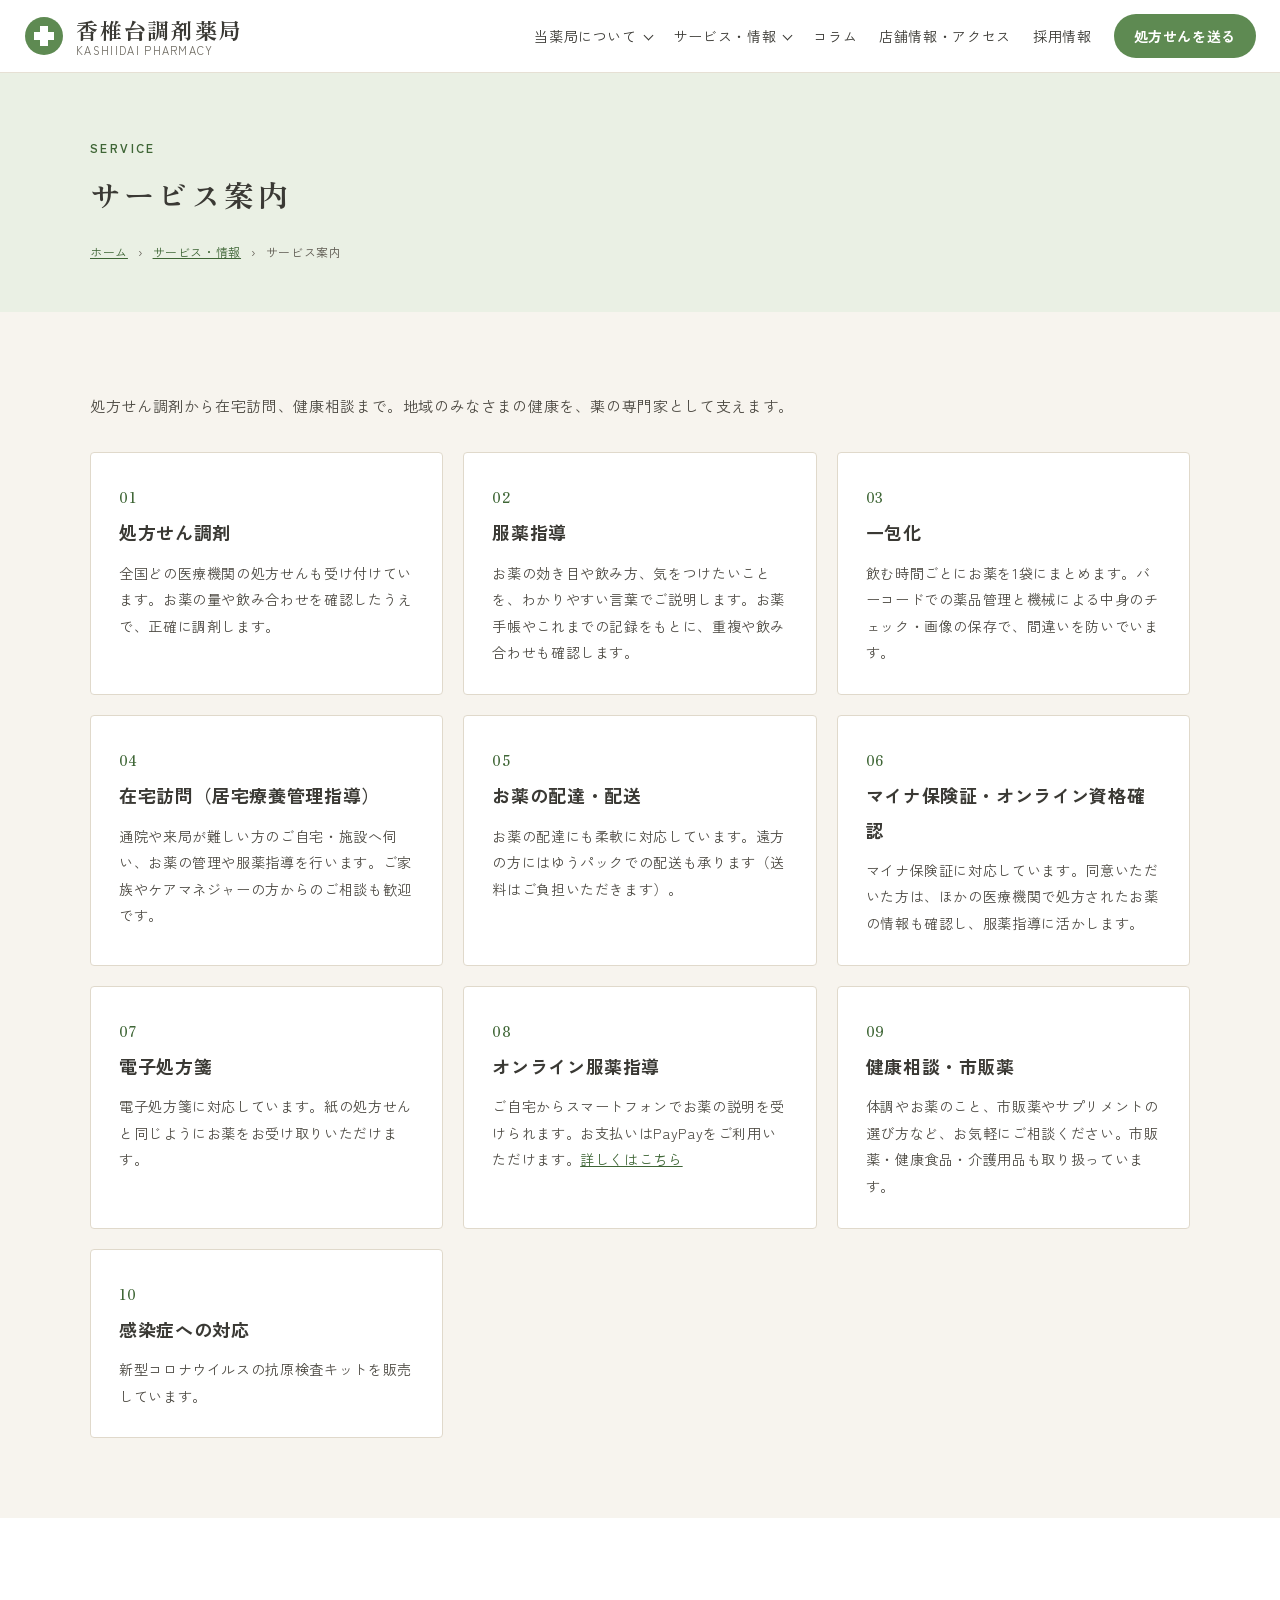
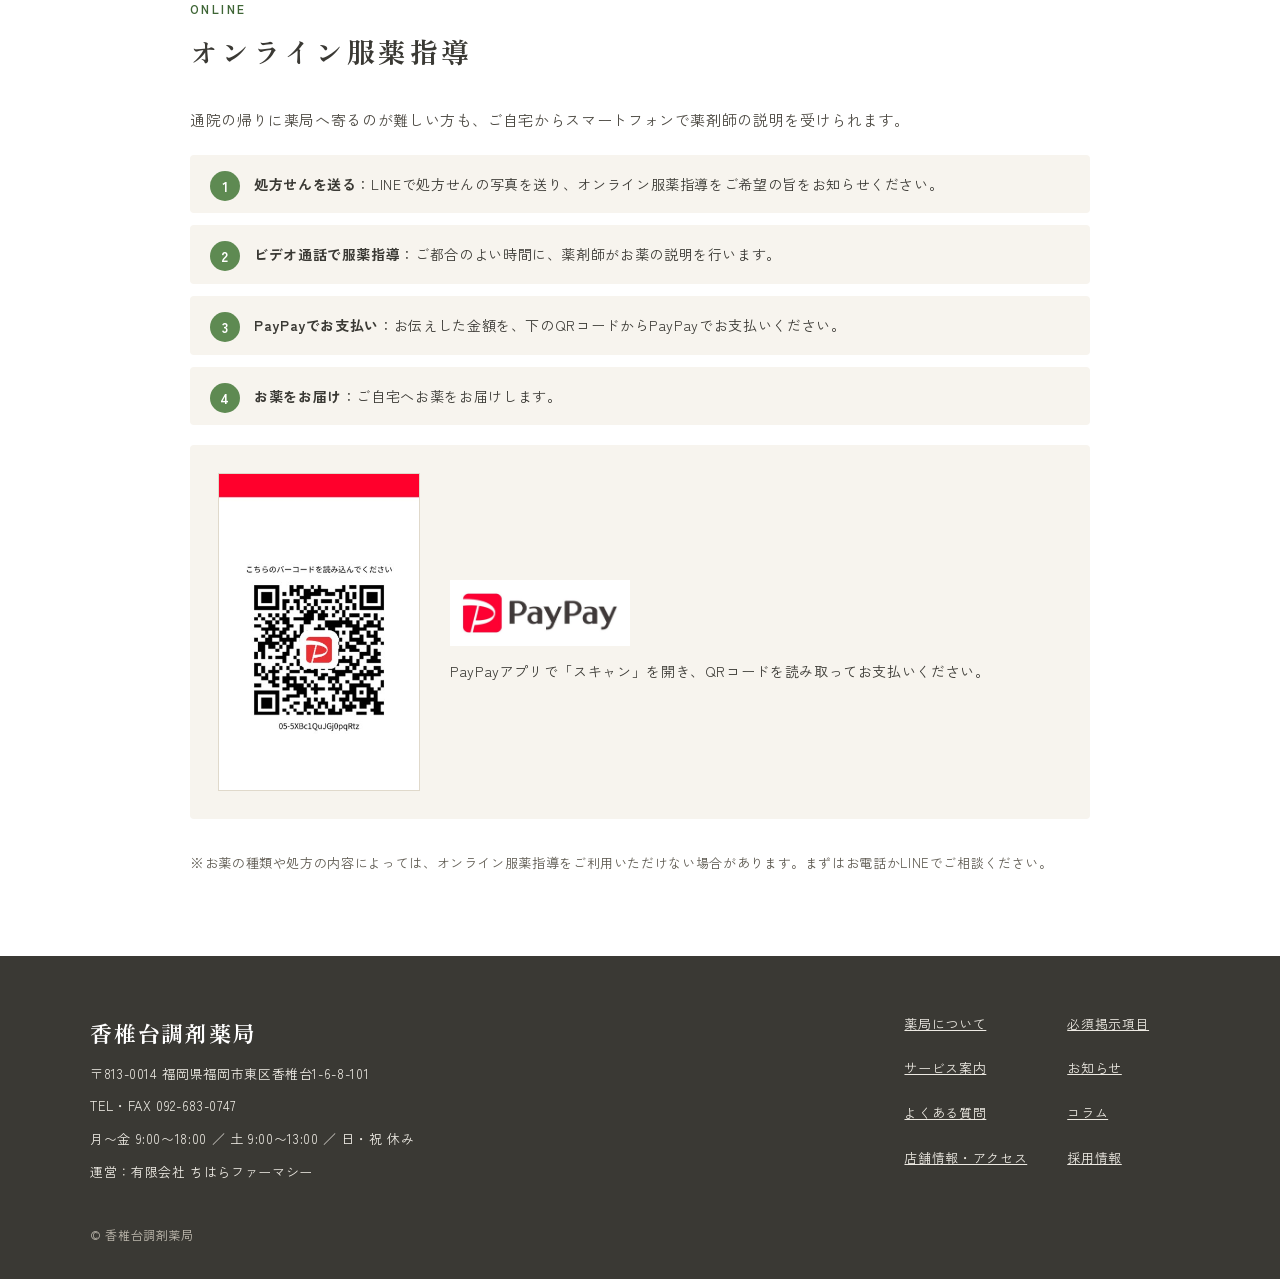
<file: services.html>
<!doctype html>
<html lang="ja">
<head>
<meta charset="utf-8">
<meta name="viewport" content="width=device-width, initial-scale=1">
<title>サービス案内｜香椎台調剤薬局</title>
<meta name="description" content="香椎台調剤薬局のサービス案内。処方せん調剤、一包化、在宅訪問、お薬の配達、マイナ保険証・電子処方箋、オンライン服薬指導に対応しています。">
<link rel="preconnect" href="https://fonts.googleapis.com">
<link href="https://fonts.googleapis.com/css2?family=Zen+Old+Mincho:wght@500;700&family=Zen+Kaku+Gothic+New:wght@400;500;700&display=swap" rel="stylesheet">
<link rel="stylesheet" href="css/style.css">
<script src="js/main.js" defer></script>
</head>
<body>
<div class="page">

  <!-- Header -->
  <header class="site-header">
    <div class="site-header__inner">
      <a href="index.html" class="logo">
        <svg width="40" height="40" viewBox="0 0 40 40" aria-hidden="true"><circle cx="20" cy="20" r="19" fill="var(--accent)"></circle><path d="M16 10h8v6h6v8h-6v6h-8v-6h-6v-8h6z" fill="#FFFFFF"></path></svg>
        <span class="logo__text">
          <span class="logo__name">香椎台調剤薬局</span>
          <span class="logo__sub">KASHIIDAI PHARMACY</span>
        </span>
      </a>
      <button type="button" class="menu-toggle" aria-expanded="false" aria-controls="global-nav" aria-label="メニューを開く">
        <span class="menu-toggle__bar"></span>
        <span class="menu-toggle__bar"></span>
        <span class="menu-toggle__bar"></span>
      </button>
      <nav id="global-nav" aria-label="メインメニュー" class="global-nav">
        <div class="nav-group">
          <a href="about.html" class="nav-group__label">当薬局について</a>
          <div class="nav-group__menu">
            <a href="about.html">薬局について</a>
            <a href="notices.html">必須掲示項目</a>
          </div>
        </div>
        <div class="nav-group">
          <a href="services.html" class="nav-group__label">サービス・情報</a>
          <div class="nav-group__menu">
            <a href="services.html" aria-current="page">サービス案内</a>
            <a href="news.html">お知らせ</a>
            <a href="faq.html">よくある質問</a>
          </div>
        </div>
        <a href="column.html">コラム</a>
        <a href="access.html">店舗情報・アクセス</a>
        <a href="recruit.html">採用情報</a>
        <a href="index.html#prescription" class="global-nav__cta">処方せんを送る</a>
      </nav>
    </div>
  </header>

  <section class="page-hero">
    <div class="page-hero__inner">
      <p class="eyebrow">SERVICE</p>
      <h1 class="section-title page-hero__title">サービス案内</h1>
      <ol class="breadcrumb">
        <li><a href="index.html">ホーム</a></li>
        <li><a href="services.html">サービス・情報</a></li>
        <li aria-current="page">サービス案内</li>
      </ol>
    </div>
  </section>

  <section class="content">
    <div class="content__inner content__inner--wide">
      <p class="text content__lead">処方せん調剤から在宅訪問、健康相談まで。地域のみなさまの健康を、薬の専門家として支えます。</p>
      <div class="service-cards">
          <article class="service-card">
            <span class="service-card__num">01</span>
            <h2 class="service-card__title">処方せん調剤</h2>
            <p class="service-card__text">全国どの医療機関の処方せんも受け付けています。お薬の量や飲み合わせを確認したうえで、正確に調剤します。</p>
          </article>
          <article class="service-card">
            <span class="service-card__num">02</span>
            <h2 class="service-card__title">服薬指導</h2>
            <p class="service-card__text">お薬の効き目や飲み方、気をつけたいことを、わかりやすい言葉でご説明します。お薬手帳やこれまでの記録をもとに、重複や飲み合わせも確認します。</p>
          </article>
          <article class="service-card">
            <span class="service-card__num">03</span>
            <h2 class="service-card__title">一包化</h2>
            <p class="service-card__text">飲む時間ごとにお薬を1袋にまとめます。バーコードでの薬品管理と機械による中身のチェック・画像の保存で、間違いを防いでいます。</p>
          </article>
          <article class="service-card">
            <span class="service-card__num">04</span>
            <h2 class="service-card__title">在宅訪問（居宅療養管理指導）</h2>
            <p class="service-card__text">通院や来局が難しい方のご自宅・施設へ伺い、お薬の管理や服薬指導を行います。ご家族やケアマネジャーの方からのご相談も歓迎です。</p>
          </article>
          <article class="service-card">
            <span class="service-card__num">05</span>
            <h2 class="service-card__title">お薬の配達・配送</h2>
            <p class="service-card__text">お薬の配達にも柔軟に対応しています。遠方の方にはゆうパックでの配送も承ります（送料はご負担いただきます）。</p>
          </article>
          <article class="service-card">
            <span class="service-card__num">06</span>
            <h2 class="service-card__title">マイナ保険証・オンライン資格確認</h2>
            <p class="service-card__text">マイナ保険証に対応しています。同意いただいた方は、ほかの医療機関で処方されたお薬の情報も確認し、服薬指導に活かします。</p>
          </article>
          <article class="service-card">
            <span class="service-card__num">07</span>
            <h2 class="service-card__title">電子処方箋</h2>
            <p class="service-card__text">電子処方箋に対応しています。紙の処方せんと同じようにお薬をお受け取りいただけます。</p>
          </article>
          <article class="service-card">
            <span class="service-card__num">08</span>
            <h2 class="service-card__title">オンライン服薬指導</h2>
            <p class="service-card__text">ご自宅からスマートフォンでお薬の説明を受けられます。お支払いはPayPayをご利用いただけます。<a href="#online">詳しくはこちら</a></p>
          </article>
          <article class="service-card">
            <span class="service-card__num">09</span>
            <h2 class="service-card__title">健康相談・市販薬</h2>
            <p class="service-card__text">体調やお薬のこと、市販薬やサプリメントの選び方など、お気軽にご相談ください。市販薬・健康食品・介護用品も取り扱っています。</p>
          </article>
          <article class="service-card">
            <span class="service-card__num">10</span>
            <h2 class="service-card__title">感染症への対応</h2>
            <p class="service-card__text">新型コロナウイルスの抗原検査キットを販売しています。</p>
          </article>
      </div>
    </div>
  </section>

  <section id="online" class="content content--tint">
    <div class="content__inner">
      <div class="content__head">
        <p class="eyebrow">ONLINE</p>
        <h2 class="section-title section-title--sm section-title--spaced">オンライン服薬指導</h2>
      </div>
      <p class="text">通院の帰りに薬局へ寄るのが難しい方も、ご自宅からスマートフォンで薬剤師の説明を受けられます。</p>
      <ol class="steps steps--card">
        <li><strong>処方せんを送る</strong>：LINEで処方せんの写真を送り、オンライン服薬指導をご希望の旨をお知らせください。</li>
        <li><strong>ビデオ通話で服薬指導</strong>：ご都合のよい時間に、薬剤師がお薬の説明を行います。</li>
        <li><strong>PayPayでお支払い</strong>：お伝えした金額を、下のQRコードからPayPayでお支払いください。</li>
        <li><strong>お薬をお届け</strong>：ご自宅へお薬をお届けします。</li>
      </ol>
      <div class="pay-box">
        <img src="images/pay2.jpg" alt="PayPay" class="pay-box__logo" width="779" height="284">
        <img src="images/pay3.jpg" alt="香椎台調剤薬局 PayPayお支払い用QRコード" class="pay-box__qr" width="357" height="564">
        <p class="pay-box__text">PayPayアプリで「スキャン」を開き、QRコードを読み取ってお支払いください。</p>
      </div>
      <p class="content__note">※お薬の種類や処方の内容によっては、オンライン服薬指導をご利用いただけない場合があります。まずはお電話かLINEでご相談ください。</p>
    </div>
  </section>

  <!-- Footer -->
  <footer class="site-footer">
    <div class="site-footer__inner">
      <div class="site-footer__info">
        <span class="site-footer__name">香椎台調剤薬局</span>
        <span>〒813-0014 福岡県福岡市東区香椎台1-6-8-101</span>
        <span>TEL・FAX 092-683-0747</span>
        <span>月〜金 9:00〜18:00 ／ 土 9:00〜13:00 ／ 日・祝 休み</span>
        <span>運営：有限会社 ちはらファーマシー</span>
      </div>
      <nav aria-label="フッターメニュー" class="footer-nav">
        <a href="about.html">薬局について</a>
        <a href="notices.html">必須掲示項目</a>
        <a href="services.html">サービス案内</a>
        <a href="news.html">お知らせ</a>
        <a href="faq.html">よくある質問</a>
        <a href="column.html">コラム</a>
        <a href="access.html">店舗情報・アクセス</a>
        <a href="recruit.html">採用情報</a>
      </nav>
    </div>
    <p class="site-footer__copy">© 香椎台調剤薬局</p>
  </footer>

</div>
</body>
</html>
</file>
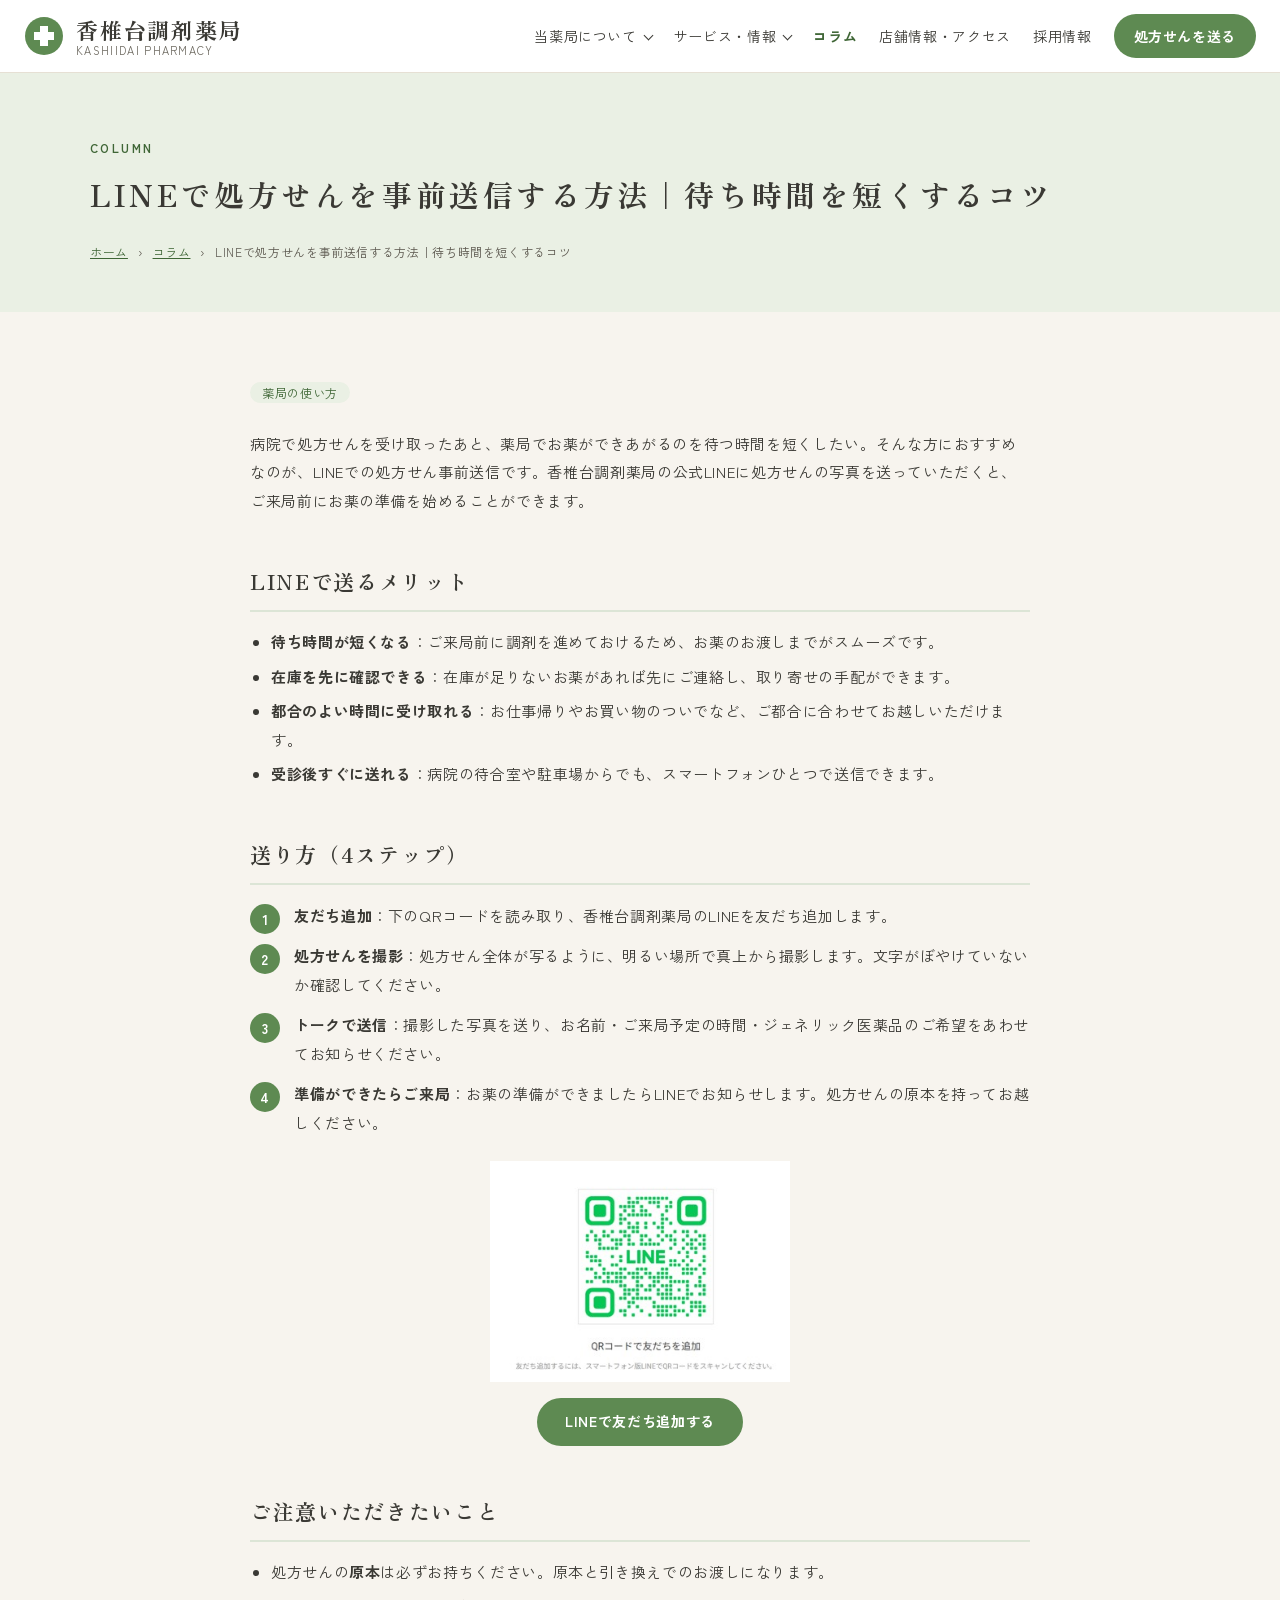
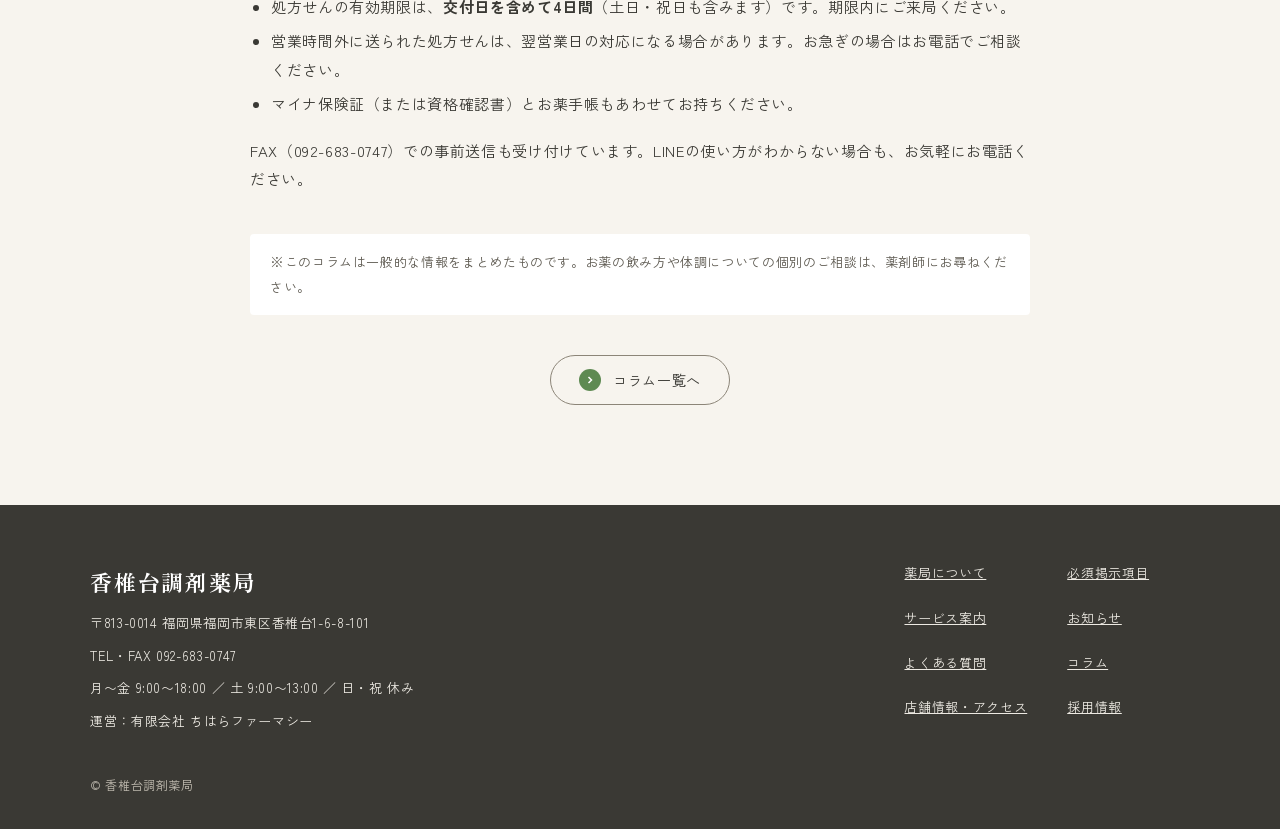
<file: column/line-shohousen.html>
<!doctype html>
<html lang="ja">
<head>
<meta charset="utf-8">
<meta name="viewport" content="width=device-width, initial-scale=1">
<title>LINEで処方せんを事前送信する方法｜待ち時間を短くするコツ｜香椎台調剤薬局</title>
<meta name="description" content="処方せんの写真をLINEで送るだけで、来局前にお薬の準備を始められます。送り方と注意点をまとめました。">
<link rel="preconnect" href="https://fonts.googleapis.com">
<link href="https://fonts.googleapis.com/css2?family=Zen+Old+Mincho:wght@500;700&family=Zen+Kaku+Gothic+New:wght@400;500;700&display=swap" rel="stylesheet">
<link rel="stylesheet" href="../css/style.css">
<script src="../js/main.js" defer></script>
</head>
<body>
<div class="page">

  <!-- Header -->
  <header class="site-header">
    <div class="site-header__inner">
      <a href="../index.html" class="logo">
        <svg width="40" height="40" viewBox="0 0 40 40" aria-hidden="true"><circle cx="20" cy="20" r="19" fill="var(--accent)"></circle><path d="M16 10h8v6h6v8h-6v6h-8v-6h-6v-8h6z" fill="#FFFFFF"></path></svg>
        <span class="logo__text">
          <span class="logo__name">香椎台調剤薬局</span>
          <span class="logo__sub">KASHIIDAI PHARMACY</span>
        </span>
      </a>
      <button type="button" class="menu-toggle" aria-expanded="false" aria-controls="global-nav" aria-label="メニューを開く">
        <span class="menu-toggle__bar"></span>
        <span class="menu-toggle__bar"></span>
        <span class="menu-toggle__bar"></span>
      </button>
      <nav id="global-nav" aria-label="メインメニュー" class="global-nav">
        <div class="nav-group">
          <a href="../about.html" class="nav-group__label">当薬局について</a>
          <div class="nav-group__menu">
            <a href="../about.html">薬局について</a>
            <a href="../notices.html">必須掲示項目</a>
          </div>
        </div>
        <div class="nav-group">
          <a href="../services.html" class="nav-group__label">サービス・情報</a>
          <div class="nav-group__menu">
            <a href="../services.html">サービス案内</a>
            <a href="../news.html">お知らせ</a>
            <a href="../faq.html">よくある質問</a>
          </div>
        </div>
        <a href="../column.html" aria-current="page">コラム</a>
        <a href="../access.html">店舗情報・アクセス</a>
        <a href="../recruit.html">採用情報</a>
        <a href="../index.html#prescription" class="global-nav__cta">処方せんを送る</a>
      </nav>
    </div>
  </header>

  <section class="page-hero">
    <div class="page-hero__inner">
      <p class="eyebrow">COLUMN</p>
      <h1 class="section-title page-hero__title">LINEで処方せんを事前送信する方法｜待ち時間を短くするコツ</h1>
      <ol class="breadcrumb">
        <li><a href="../index.html">ホーム</a></li>
        <li><a href="../column.html">コラム</a></li>
        <li aria-current="page">LINEで処方せんを事前送信する方法｜待ち時間を短くするコツ</li>
      </ol>
    </div>
  </section>

  <article class="article">
    <div class="article__inner">
      <span class="column-card__cat">薬局の使い方</span>
      <div class="article__body">
        <p>病院で処方せんを受け取ったあと、薬局でお薬ができあがるのを待つ時間を短くしたい。そんな方におすすめなのが、LINEでの処方せん事前送信です。香椎台調剤薬局の公式LINEに処方せんの写真を送っていただくと、ご来局前にお薬の準備を始めることができます。</p>

        <h2>LINEで送るメリット</h2>
        <ul>
          <li><strong>待ち時間が短くなる</strong>：ご来局前に調剤を進めておけるため、お薬のお渡しまでがスムーズです。</li>
          <li><strong>在庫を先に確認できる</strong>：在庫が足りないお薬があれば先にご連絡し、取り寄せの手配ができます。</li>
          <li><strong>都合のよい時間に受け取れる</strong>：お仕事帰りやお買い物のついでなど、ご都合に合わせてお越しいただけます。</li>
          <li><strong>受診後すぐに送れる</strong>：病院の待合室や駐車場からでも、スマートフォンひとつで送信できます。</li>
        </ul>

        <h2>送り方（4ステップ）</h2>
        <ol class="steps">
          <li><strong>友だち追加</strong>：下のQRコードを読み取り、香椎台調剤薬局のLINEを友だち追加します。</li>
          <li><strong>処方せんを撮影</strong>：処方せん全体が写るように、明るい場所で真上から撮影します。文字がぼやけていないか確認してください。</li>
          <li><strong>トークで送信</strong>：撮影した写真を送り、お名前・ご来局予定の時間・ジェネリック医薬品のご希望をあわせてお知らせください。</li>
          <li><strong>準備ができたらご来局</strong>：お薬の準備ができましたらLINEでお知らせします。処方せんの原本を持ってお越しください。</li>
        </ol>
        <figure class="article__figure article__figure--qr">
          <img src="../images/line.jpg" alt="香椎台調剤薬局 公式LINEの友だち追加用QRコード" width="369" height="271">
          <a href="https://lin.ee/puOA3vL" class="btn-primary" target="_blank" rel="noopener">LINEで友だち追加する</a>
        </figure>

        <h2>ご注意いただきたいこと</h2>
        <ul>
          <li>処方せんの<strong>原本</strong>は必ずお持ちください。原本と引き換えでのお渡しになります。</li>
          <li>処方せんの有効期限は、<strong>交付日を含めて4日間</strong>（土日・祝日も含みます）です。期限内にご来局ください。</li>
          <li>営業時間外に送られた処方せんは、翌営業日の対応になる場合があります。お急ぎの場合はお電話でご相談ください。</li>
          <li>マイナ保険証（または資格確認書）とお薬手帳もあわせてお持ちください。</li>
        </ul>
        <p>FAX（092-683-0747）での事前送信も受け付けています。LINEの使い方がわからない場合も、お気軽にお電話ください。</p>
      </div>
      <p class="article__note">※このコラムは一般的な情報をまとめたものです。お薬の飲み方や体調についての個別のご相談は、薬剤師にお尋ねください。</p>
      <div class="article__back">
        <a href="../column.html" class="btn-outline">
          <span class="btn-outline__icon"><svg width="12" height="12" viewBox="0 0 24 24" fill="none" stroke="#FFFFFF" stroke-width="3" aria-hidden="true"><path d="M9 6l6 6-6 6"></path></svg></span>
          コラム一覧へ
        </a>
      </div>
    </div>
  </article>

  <!-- Footer -->
  <footer class="site-footer">
    <div class="site-footer__inner">
      <div class="site-footer__info">
        <span class="site-footer__name">香椎台調剤薬局</span>
        <span>〒813-0014 福岡県福岡市東区香椎台1-6-8-101</span>
        <span>TEL・FAX 092-683-0747</span>
        <span>月〜金 9:00〜18:00 ／ 土 9:00〜13:00 ／ 日・祝 休み</span>
        <span>運営：有限会社 ちはらファーマシー</span>
      </div>
      <nav aria-label="フッターメニュー" class="footer-nav">
        <a href="../about.html">薬局について</a>
        <a href="../notices.html">必須掲示項目</a>
        <a href="../services.html">サービス案内</a>
        <a href="../news.html">お知らせ</a>
        <a href="../faq.html">よくある質問</a>
        <a href="../column.html">コラム</a>
        <a href="../access.html">店舗情報・アクセス</a>
        <a href="../recruit.html">採用情報</a>
      </nav>
    </div>
    <p class="site-footer__copy">© 香椎台調剤薬局</p>
  </footer>

</div>
</body>
</html>
</file>
<file: css/style.css>
/* =========================================================
   香椎台調剤薬局 スタイルシート
   ========================================================= */

/* ---------- Base ---------- */
:root{--accent:#5E8A52} /* メインカラーはここを変えるだけで全体に反映 */
html{
  scroll-behavior:smooth;
  -webkit-text-size-adjust:100%; /* iPhone横向き時の文字拡大を防ぐ */
}
body{margin:0;background:#F7F4EE}
/* :where() で詳細度を0にし、ボタン等のクラス指定の色を優先させる */
:where(a){color:#3F6636}
:where(a:hover){color:#2C4A26}

.page{
  font-family:'Zen Kaku Gothic New',sans-serif;
  color:#3A3934;
  background:#F7F4EE;
  line-height:1.9;
  letter-spacing:0.04em;
  position:relative;
  overflow:hidden;
  overflow-wrap:break-word;
}

/* ---------- Common parts ---------- */
.eyebrow{
  margin:0;
  font-size:12px;
  font-weight:700;
  letter-spacing:0.2em;
  color:#3F6636;
}

.section-title{
  margin:0;
  font-family:'Zen Old Mincho',serif;
  font-size:30px;
  font-weight:700;
  letter-spacing:0.12em;
}
.section-title--sm{font-size:28px}
.section-title--spaced{margin-top:4px}

.text{
  margin:0;
  font-size:15px;
  color:#4D4A43;
}

/* 矢印付きの枠線ボタン */
.btn-outline{
  display:inline-flex;
  align-items:center;
  gap:12px;
  min-height:48px;
  padding:0 28px;
  border:1px solid #8C8578;
  border-radius:999px;
  color:#3A3934;
  text-decoration:none;
  font-size:14px;
}
.btn-outline__icon{
  width:22px;
  height:22px;
  border-radius:50%;
  background:var(--accent);
  display:inline-flex;
  align-items:center;
  justify-content:center;
}

/* 塗りボタン */
.btn-primary{
  display:inline-flex;
  align-items:center;
  min-height:48px;
  padding:0 28px;
  border-radius:999px;
  background:var(--accent);
  color:#FFFFFF;
  text-decoration:none;
  font-weight:700;
  font-size:14px;
}

/* 写真差し替え用のプレースホルダー */
.photo-placeholder{
  border-radius:4px;
  display:flex;
  flex-direction:column;
  align-items:center;
  justify-content:center;
  gap:8px;
  font-size:13px;
}

/* ---------- Header ---------- */
.site-header{
  background:#FFFFFF;
  border-bottom:1px solid #E6E0D4;
}
.site-header__inner{
  max-width:1240px;
  margin:0 auto;
  padding:14px 24px;
  display:flex;
  flex-wrap:wrap;
  align-items:center;
  justify-content:space-between;
  gap:12px 24px;
}
.logo{
  display:flex;
  align-items:center;
  gap:12px;
  text-decoration:none;
  color:#3A3934;
}
.logo__text{
  display:flex;
  flex-direction:column;
  line-height:1.3;
}
.logo__name{
  font-family:'Zen Old Mincho',serif;
  font-size:22px;
  font-weight:700;
  letter-spacing:0.08em;
}
.logo__sub{
  font-size:11px;
  color:#6B675E;
  letter-spacing:0.12em;
}
.global-nav{
  display:flex;
  flex-wrap:wrap;
  align-items:center;
  gap:4px 22px;
  font-size:14px;
}
.global-nav a{
  color:#3A3934;
  text-decoration:none;
}
.global-nav a[aria-current="page"]{color:#3F6636;font-weight:700}

/* ドロップダウン（PC：ホバー・フォーカスで表示） */
.nav-group{position:relative}
.nav-group__label::after{
  content:"";
  display:inline-block;
  width:6px;
  height:6px;
  margin:0 0 3px 8px;
  border-right:1.5px solid currentColor;
  border-bottom:1.5px solid currentColor;
  transform:rotate(45deg);
}
.nav-group__menu{
  position:absolute;
  top:100%;
  left:-20px;
  z-index:10;
  min-width:190px;
  padding:10px 0;
  background:#FFFFFF;
  border:1px solid #E6E0D4;
  border-radius:4px;
  box-shadow:0 8px 24px rgba(58,57,52,0.08);
  display:flex;
  flex-direction:column;
  visibility:hidden;
  opacity:0;
  transition:opacity .15s,visibility .15s;
}
.nav-group__menu a{padding:8px 20px}
.nav-group__menu a:hover{background:#F2F5EE}
.nav-group:hover .nav-group__menu,
.nav-group:focus-within .nav-group__menu{
  visibility:visible;
  opacity:1;
}

.global-nav .global-nav__cta{
  display:inline-flex;
  align-items:center;
  gap:6px;
  min-height:44px;
  padding:0 20px;
  border-radius:999px;
  background:var(--accent);
  color:#FFFFFF;
  font-weight:700;
}

/* ハンバーガーボタン（PCでは非表示） */
.menu-toggle{
  display:none;
  flex-direction:column;
  align-items:center;
  justify-content:center;
  gap:5px;
  width:44px;
  height:44px;
  padding:0;
  border:none;
  background:none;
  cursor:pointer;
}
.menu-toggle__bar{
  display:block;
  width:24px;
  height:2px;
  border-radius:2px;
  background:#3A3934;
  transition:transform .25s,opacity .25s;
}
.menu-toggle[aria-expanded="true"] .menu-toggle__bar:nth-child(1){transform:translateY(7px) rotate(45deg)}
.menu-toggle[aria-expanded="true"] .menu-toggle__bar:nth-child(2){opacity:0}
.menu-toggle[aria-expanded="true"] .menu-toggle__bar:nth-child(3){transform:translateY(-7px) rotate(-45deg)}

/* ---------- Hero ---------- */
.hero{padding:24px 24px 0}
.hero__inner{
  max-width:1240px;
  margin:0 auto;
  position:relative;
  border-radius:6px;
  overflow:hidden;
  height:560px;
  background:#DCE9F0;
}
.hero__img{
  position:absolute;
  inset:0;
  width:100%;
  height:100%;
  object-fit:cover;
  display:block;
}
.hero__copy{
  position:absolute;
  top:56px;
  left:56px;
  display:flex;
  flex-direction:column;
  gap:14px;
  font-family:'Zen Old Mincho',serif;
  font-weight:700;
  font-size:clamp(18px,4.6vw,34px);
  line-height:1.5;
  letter-spacing:0.14em;
  color:#2F3A2C;
}
.hero__copy span{
  background:rgba(255,255,255,0.88);
  padding:4px 16px;
  align-self:flex-start;
}
.hero__badge{
  position:absolute;
  right:40px;
  bottom:36px;
  width:128px;
  height:128px;
  border-radius:50%;
  background:#FFFFFF;
  border:2px solid var(--accent);
  display:flex;
  flex-direction:column;
  align-items:center;
  justify-content:center;
  text-align:center;
  line-height:1.4;
}
.hero__badge-lead{font-size:12px;color:#4D4A43}
.hero__badge-title{
  font-family:'Zen Old Mincho',serif;
  font-size:22px;
  font-weight:700;
  color:#3F6636;
}
.hero__badge-count{font-size:13px;font-weight:700;color:#3A3934}

/* スライド（時間差で横に切り替え） */
.hero__track{
  position:absolute;
  inset:0;
  display:flex;
  transition:transform .9s ease;
}
.hero__slide{
  position:relative;
  flex:0 0 100%;
  height:100%;
}
.hero__slide--link{
  display:block;
  color:inherit;
  text-decoration:none;
}
.hero__more{
  position:absolute;
  left:56px;
  bottom:48px;
  gap:8px;
}
.hero__more::after{content:"→"}
.hero__dots{
  position:absolute;
  left:50%;
  bottom:16px;
  transform:translateX(-50%);
  display:flex;
  gap:4px;
}
/* 押しやすいよう当たり判定は24px、見た目は10pxの丸 */
.hero__dot{
  width:24px;
  height:24px;
  padding:0;
  border:none;
  background:none;
  cursor:pointer;
  display:flex;
  align-items:center;
  justify-content:center;
}
.hero__dot::before{
  content:"";
  width:10px;
  height:10px;
  border-radius:50%;
  background:rgba(255,255,255,0.7);
  box-shadow:0 0 0 1px rgba(58,57,52,0.25);
}
.hero__dot[aria-current="true"]::before{background:var(--accent)}
@media (prefers-reduced-motion:reduce){
  .hero__track{transition:none}
}

/* ---------- Quick info bar ---------- */
.quick-info{
  max-width:1240px;
  margin:0 auto;
  padding:0 24px;
}
.quick-info__grid{
  display:grid;
  grid-template-columns:repeat(auto-fit,minmax(min(220px,100%),1fr));
  border-bottom:1px solid #E0D9CB;
  font-size:14px;
}
.quick-info__item{
  display:flex;
  align-items:center;
  justify-content:center;
  gap:10px;
  min-height:60px;
  color:#3A3934;
  text-decoration:none;
}

/* ---------- About ---------- */
.about{
  max-width:1100px;
  margin:0 auto;
  padding:110px 24px 120px;
}
.about__grid{
  display:grid;
  grid-template-columns:repeat(auto-fit,minmax(min(320px,100%),1fr));
  gap:56px;
  align-items:center;
}
.about__photos{
  position:relative;
  min-height:420px;
}
.about__photo-main,
.about__photo-sub{
  display:block;
  object-fit:cover;
  border-radius:4px;
}
.about__photo-main{
  position:absolute;
  top:0;
  left:40px;
  width:calc(100% - 40px);
  height:270px;
  background:#DCE5D6;
}
.about__photo-sub{
  position:absolute;
  bottom:0;
  left:0;
  width:58%;
  height:190px;
  background:#E8DFD0;
  border:6px solid #F7F4EE;
}
.about__body{
  display:flex;
  flex-direction:column;
  gap:24px;
}
.about__title{
  line-height:1.7;
  letter-spacing:0.1em;
}
.about__body .btn-outline{align-self:flex-start}

/* ---------- Services ---------- */
.services{padding:0 24px 120px}
.services__panel{
  max-width:1100px;
  margin:0 auto;
  background:#ECE6DA;
  border-radius:4px;
  padding:72px clamp(24px,6vw,72px);
}
.services__head{
  display:flex;
  flex-wrap:wrap;
  justify-content:space-between;
  align-items:flex-end;
  gap:24px;
  margin-bottom:40px;
}
.services__heading{
  display:flex;
  flex-direction:column;
  gap:6px;
}
.services__lead{
  margin:0;
  max-width:440px;
  font-size:14px;
  color:#4D4A43;
}
.service-list{
  display:grid;
  grid-template-columns:repeat(auto-fit,minmax(min(200px,100%),1fr));
  gap:16px;
}
.service-item{
  display:flex;
  align-items:center;
  gap:14px;
  min-height:76px;
  padding:0 20px;
  background:#FFFFFF;
  border-radius:4px;
  font-size:15px;
  font-weight:500;
}
.service-item__icon{
  flex:none;
  width:40px;
  height:40px;
  border-radius:50%;
  background:#EEF3EA;
  display:flex;
  align-items:center;
  justify-content:center;
}
.services__more{
  display:flex;
  justify-content:center;
  margin-top:40px;
}
.services__more .btn-outline{
  padding:0 32px;
  background:#F7F4EE;
}

/* ---------- Points (当薬局のこだわり) ---------- */
.points{
  background:#EAF0E4;
  padding:100px 24px 110px;
}
.points__inner{
  max-width:1100px;
  margin:0 auto;
}
.points__head{
  text-align:center;
  margin-bottom:52px;
}
.point-list{
  display:grid;
  grid-template-columns:repeat(auto-fit,minmax(min(280px,100%),1fr));
  gap:32px;
}
.point{
  display:flex;
  flex-direction:column;
  align-items:center;
  text-align:center;
}
.point__photo{
  display:block;
  width:100%;
  height:auto;
  aspect-ratio:4 / 3;
  object-fit:cover;
  border-radius:4px;
  background:#DCE5D6;
}
.point__num{
  margin-top:-26px;
  width:52px;
  height:52px;
  border-radius:50%;
  background:var(--accent);
  color:#FFFFFF;
  display:flex;
  align-items:center;
  justify-content:center;
  font-family:'Zen Old Mincho',serif;
  font-size:18px;
  font-weight:700;
  border:4px solid #EAF0E4;
}
.point__title{
  margin:14px 0 10px;
  font-family:'Zen Old Mincho',serif;
  font-size:21px;
  font-weight:700;
  letter-spacing:0.1em;
}
.point__text{
  margin:0;
  font-size:14px;
  text-align:left;
  color:#4D4A43;
}
.points__note{
  margin:32px 0 0;
  font-size:12px;
  text-align:right;
  color:#5E5A51;
}

/* ---------- Prescription ---------- */
.prescription{
  background:#ECE6DA;
  padding:110px 24px;
}
.prescription__grid{
  max-width:1100px;
  margin:0 auto;
  display:grid;
  grid-template-columns:repeat(auto-fit,minmax(min(400px,100%),1fr));
  gap:24px;
}
.prescription__head{
  grid-column:1 / -1;
  text-align:center;
  margin-bottom:20px;
}
.prescription__head .section-title{margin:4px 0 10px}
.send-card{
  background:#FFFFFF;
  border:1px solid #E0D9CB;
  border-radius:4px;
  padding:36px;
  display:flex;
  flex-direction:column;
  gap:14px;
}
.send-card__title{
  margin:0;
  font-size:18px;
  font-weight:700;
}
.send-card__text{
  margin:0;
  font-size:14px;
  color:#4D4A43;
}
.send-card .btn-primary{align-self:flex-start}
.send-card__note{
  margin:-8px 0 0;
  font-size:13px;
  color:#5E5A51;
}
.send-card__fax{
  margin:0;
  font-family:'Zen Old Mincho',serif;
  font-size:26px;
  font-weight:700;
  color:#3F6636;
}
.send-card__qr{
  display:block;
  width:100%;
  max-width:260px;
  height:auto;
}

/* LINEコラムへの誘導バナー */
.column-banner{
  grid-column:1 / -1;
  display:flex;
  flex-wrap:wrap;
  align-items:center;
  gap:8px 20px;
  padding:22px 28px;
  background:#FFFFFF;
  border:1px solid #E0D9CB;
  border-left:4px solid var(--accent);
  border-radius:4px;
  color:#3A3934;
  text-decoration:none;
}
.column-banner__label{
  font-size:12px;
  font-weight:700;
  letter-spacing:0.2em;
  color:#3F6636;
}
.column-banner__title{
  flex:1 1 320px;
  font-weight:700;
  font-size:15px;
}
.column-banner__more{
  font-size:13px;
  color:#3F6636;
}
.column-banner__more::after{content:" →"}

/* ---------- Hours + Access ---------- */
.hours{
  background:#FFFFFF;
  padding:100px 24px;
}
.hours__grid{
  max-width:1100px;
  margin:0 auto;
  display:grid;
  grid-template-columns:repeat(auto-fit,minmax(min(320px,100%),1fr));
  gap:56px;
}
.info-block{
  display:flex;
  flex-direction:column;
  gap:20px;
}
.table-wrap{overflow-x:auto}
.hours-table{
  width:100%;
  min-width:440px;
  border-collapse:collapse;
  font-size:14px;
  text-align:center;
}
.hours-table thead tr{background:#ECE6DA}
.hours-table thead th{padding:12px 4px}
.hours-table thead th:first-child{
  padding:12px 8px;
  font-weight:700;
  text-align:left;
}
.hours-table tbody tr{border-bottom:1px solid #E6E0D4}
.hours-table tbody th{
  padding:14px 8px;
  text-align:left;
  font-weight:500;
}
.hours-table .is-open{color:#3F6636}
.hours-table .is-closed{color:#8C8578}
.hours__notes{
  margin:0;
  padding-left:1.2em;
  font-size:13px;
  color:#5E5A51;
}
.hours__notes li + li{margin-top:4px}
.access-map{
  height:260px;
  border-radius:4px;
  overflow:hidden;
  background:#E3E8DF;
}
.access-map iframe{
  display:block;
  width:100%;
  height:100%;
  border:0;
}
.access-list{
  margin:0;
  display:grid;
  grid-template-columns:88px 1fr;
  gap:8px 16px;
  font-size:14px;
}
.access-list dt{font-weight:700}
.access-list dd{margin:0}

/* ---------- Pharmacy information ---------- */
.info{padding:100px 24px}
.info__inner{
  max-width:900px;
  margin:0 auto;
}
.info__head{
  text-align:center;
  margin-bottom:40px;
}
.info-table{
  margin:0;
  border-top:1px solid #E0D9CB;
  font-size:14px;
}
.info-table__row{
  display:grid;
  grid-template-columns:160px 1fr;
  gap:8px 24px;
  padding:18px 4px;
  border-bottom:1px solid #E0D9CB;
}
.info-table dt{
  font-weight:700;
  color:#3F6636;
}
.info-table dd{
  margin:0;
  color:#4D4A43;
}

/* ---------- News ---------- */
.news{padding:100px 24px}
.news__inner{
  max-width:900px;
  margin:0 auto;
}
.news__head{
  display:flex;
  flex-wrap:wrap;
  justify-content:space-between;
  align-items:flex-end;
  gap:16px;
  margin-bottom:28px;
}
.news__more{font-size:14px}
.news-list{
  list-style:none;
  margin:0;
  padding:0;
  border-top:1px solid #E0D9CB;
}
.news-list li{border-bottom:1px solid #E0D9CB}
.news-list a,
.news-list__row{
  display:flex;
  flex-wrap:wrap;
  align-items:center;
  gap:8px 20px;
  padding:20px 4px;
  color:#3A3934;
  text-decoration:none;
  font-size:15px;
}
.news-list__date{
  font-size:13px;
  color:#5E5A51;
}
.news-list__tag{
  font-size:12px;
  padding:2px 12px;
  border-radius:999px;
  background:#EAF0E4;
  color:#3F6636;
}

/* ---------- Recruit ---------- */
.recruit{padding:100px 24px}
.recruit__banner{
  max-width:1100px;
  margin:0 auto;
  border-radius:4px;
  background:var(--accent);
  color:#FFFFFF;
  padding:48px clamp(24px,6vw,64px);
  display:flex;
  flex-wrap:wrap;
  align-items:center;
  justify-content:space-between;
  gap:24px;
}
.recruit__banner .eyebrow{color:inherit}
.recruit__title{
  margin:4px 0 6px;
  font-size:26px;
  letter-spacing:0.1em;
}
.recruit__text{
  margin:0;
  font-size:14px;
}
.recruit__banner .btn-primary{
  padding:0 32px;
  background:#FFFFFF;
  color:#2F4A29;
}

/* ---------- Footer ---------- */
.site-footer{
  background:#3A3934;
  color:#EDEAE3;
  padding:56px 24px 32px;
}
.site-footer__inner{
  max-width:1100px;
  margin:0 auto;
  display:flex;
  flex-wrap:wrap;
  justify-content:space-between;
  gap:32px;
}
.site-footer__info{
  display:flex;
  flex-direction:column;
  gap:8px;
  font-size:13px;
}
.site-footer__name{
  font-family:'Zen Old Mincho',serif;
  font-size:22px;
  font-weight:700;
  letter-spacing:0.08em;
  color:#FFFFFF;
}
.footer-nav{
  display:grid;
  grid-template-columns:repeat(2,minmax(0,1fr));
  gap:6px 40px;
  font-size:13px;
}
.footer-nav a{color:#EDEAE3}
.site-footer__copy{
  max-width:1100px;
  margin:40px auto 0;
  font-size:12px;
  color:#BDB8AD;
}

/* ---------- Efforts (当薬局の取り組み) ---------- */
.efforts{
  background:#FFFFFF;
  padding:100px 24px 110px;
}
.efforts__inner{
  max-width:1000px;
  margin:0 auto;
}
.efforts__head{
  text-align:center;
  margin-bottom:52px;
}
.efforts__head .section-title{margin-bottom:12px}
.effort-list{
  display:grid;
  grid-template-columns:repeat(auto-fit,minmax(min(360px,100%),1fr));
  gap:48px;
}
.effort{
  display:flex;
  flex-direction:column;
  align-items:center;
}
/* 四角い写真を円形に切り抜いて表示 */
.effort__img{
  display:block;
  width:240px;
  height:240px;
  border-radius:50%;
  object-fit:cover;
  border:6px solid #EAF0E4;
}
.effort__img--right{object-position:78% 50%} /* 計量器と画面が写る位置に寄せる */
.effort__title{
  margin:22px 0 10px;
  font-family:'Zen Old Mincho',serif;
  font-size:21px;
  font-weight:700;
  letter-spacing:0.1em;
  text-align:center;
}
.effort__text{
  margin:0;
  font-size:14px;
  color:#4D4A43;
}

/* ---------- Column ---------- */
.column-list{
  display:grid;
  grid-template-columns:repeat(auto-fit,minmax(min(300px,100%),1fr));
  gap:20px;
}
.column-card{
  display:flex;
  flex-direction:column;
  gap:10px;
  padding:28px;
  background:#FFFFFF;
  border:1px solid #E0D9CB;
  border-radius:4px;
  color:#3A3934;
  text-decoration:none;
}
.column-card:hover{border-color:var(--accent)}
.column-card__cat{
  align-self:flex-start;
  font-size:12px;
  padding:2px 12px;
  border-radius:999px;
  background:#EAF0E4;
  color:#3F6636;
}
.column-card__title{
  font-weight:700;
  font-size:16px;
  line-height:1.7;
}
.column-card__lead{
  font-size:13px;
  color:#5E5A51;
}

/* ---------- 下層ページ共通 ---------- */
.page-hero{
  background:#EAF0E4;
  padding:64px 24px 48px;
}
.page-hero__inner{
  max-width:1100px;
  margin:0 auto;
}
.page-hero__title{margin:6px 0 18px}
.breadcrumb{
  list-style:none;
  margin:0;
  padding:0;
  display:flex;
  flex-wrap:wrap;
  gap:4px 0;
  font-size:12px;
  color:#5E5A51;
}
.breadcrumb li + li::before{
  content:"›";
  margin:0 10px;
}
.content{padding:80px 24px}
.content--tint{background:#FFFFFF}
.content--photo{padding-bottom:0}
.content__inner{
  max-width:900px;
  margin:0 auto;
  display:flex;
  flex-direction:column;
  gap:20px;
}
.content__inner--wide{max-width:1100px}
.content__head{margin-bottom:8px}
.content__lead{margin-bottom:12px}
.content__note{
  margin:12px 0 0;
  font-size:13px;
  color:#5E5A51;
}
.content__links{
  display:flex;
  flex-wrap:wrap;
  gap:12px;
  margin-top:20px;
}
.info-table--wide .info-table__row{grid-template-columns:minmax(0,320px) 1fr}
.info-table__pay{
  display:block;
  width:100%;
  max-width:340px;
  height:auto;
  margin:12px 0;
  border:1px solid #E0D9CB;
}
.info-table__sub{
  display:block;
  font-size:13px;
}

/* 番号付きの手順 */
.steps{
  list-style:none;
  counter-reset:step;
  margin:0;
  padding:0;
  display:flex;
  flex-direction:column;
  gap:12px;
}
.steps li{
  counter-increment:step;
  position:relative;
  padding-left:44px;
}
.steps li::before{
  content:counter(step);
  position:absolute;
  left:0;
  top:2px;
  width:30px;
  height:30px;
  border-radius:50%;
  background:var(--accent);
  color:#FFFFFF;
  font-size:14px;
  font-weight:700;
  line-height:30px;
  text-align:center;
}
.steps--card li{
  padding:16px 20px 16px 64px;
  background:#F7F4EE;
  border-radius:4px;
  font-size:14px;
}
.steps--card li::before{left:20px;top:16px}

/* ---------- 当薬局について ---------- */
.greeting{
  display:grid;
  grid-template-columns:200px 1fr;
  gap:40px;
  align-items:start;
}
.greeting__photo{
  margin:0;
  display:flex;
  flex-direction:column;
  align-items:center;
  gap:10px;
}
.greeting__photo img{
  display:block;
  width:180px;
  height:auto;
  aspect-ratio:578 / 834;
  border-radius:8px;
  border:6px solid #FFFFFF;
  box-shadow:0 4px 16px rgba(58,57,52,0.12);
  background:#FFFFFF;
}
.greeting__photo figcaption{
  font-size:12px;
  line-height:1.6;
  text-align:center;
  color:#5E5A51;
}
.greeting__body{
  display:flex;
  flex-direction:column;
  gap:18px;
}
.greeting__title{letter-spacing:0.1em}
.greeting__sign{
  margin:8px 0 0;
  text-align:right;
  font-family:'Zen Old Mincho',serif;
  font-size:17px;
  font-weight:700;
}
.gallery{
  list-style:none;
  margin:0;
  padding:0;
  display:grid;
  grid-template-columns:repeat(auto-fit,minmax(min(280px,100%),1fr));
  gap:20px;
}
.gallery li{
  display:flex;
  flex-direction:column;
  gap:8px;
  font-size:13px;
  color:#5E5A51;
}
.gallery img,
.access-photo{
  display:block;
  width:100%;
  height:auto;
  aspect-ratio:16 / 9;
  object-fit:cover;
  border-radius:4px;
}
.access-photo{max-width:720px;margin:0 auto}

/* ---------- 必須掲示項目 ---------- */
.notice-block{
  padding:24px 28px;
  background:#FFFFFF;
  border:1px solid #E0D9CB;
  border-radius:4px;
}
.notice-block__title{
  margin:0 0 8px;
  font-size:17px;
  color:#3F6636;
}

/* ---------- サービス案内 ---------- */
.service-cards{
  display:grid;
  grid-template-columns:repeat(auto-fit,minmax(min(300px,100%),1fr));
  gap:20px;
}
.service-card{
  padding:28px;
  background:#FFFFFF;
  border:1px solid #E0D9CB;
  border-radius:4px;
}
.service-card__num{
  font-family:'Zen Old Mincho',serif;
  font-size:14px;
  font-weight:700;
  color:#3F6636;
}
.service-card__title{
  margin:4px 0 10px;
  font-size:18px;
}
.service-card__text{
  margin:0;
  font-size:14px;
  color:#4D4A43;
}
.pay-box{
  display:grid;
  grid-template-columns:200px 1fr;
  grid-template-areas:"qr logo" "qr text";
  align-items:center;
  gap:12px 32px;
  padding:28px;
  background:#F7F4EE;
  border-radius:4px;
}
.pay-box__logo{
  grid-area:logo;
  display:block;
  width:180px;
  height:auto;
  align-self:end;
}
.pay-box__qr{
  grid-area:qr;
  display:block;
  width:100%;
  height:auto;
  border:1px solid #E0D9CB;
}
.pay-box__text{
  grid-area:text;
  margin:0;
  font-size:14px;
  align-self:start;
}

/* ---------- よくある質問 ---------- */
.faq-group + .faq-group{margin-top:32px}
.faq-group__title{
  margin:0 0 12px;
  padding-left:12px;
  border-left:4px solid var(--accent);
  font-size:18px;
}
.faq{
  background:#FFFFFF;
  border:1px solid #E0D9CB;
  border-radius:4px;
}
.faq + .faq{margin-top:8px}
.faq__q{
  position:relative;
  padding:16px 48px 16px 52px;
  font-weight:700;
  font-size:15px;
  cursor:pointer;
  list-style:none;
}
.faq__q::-webkit-details-marker{display:none}
.faq__q::before{
  content:"Q";
  position:absolute;
  left:20px;
  top:14px;
  font-family:'Zen Old Mincho',serif;
  font-size:18px;
  color:#3F6636;
}
.faq__q::after{
  content:"＋";
  position:absolute;
  right:20px;
  top:16px;
  color:#3F6636;
}
.faq[open] .faq__q::after{content:"−"}
.faq__a{
  position:relative;
  margin:0;
  padding:0 20px 18px 52px;
  font-size:14px;
  color:#4D4A43;
}
.faq__a::before{
  content:"A";
  position:absolute;
  left:20px;
  top:-2px;
  font-family:'Zen Old Mincho',serif;
  font-size:18px;
  color:#8A7B66;
}

/* ---------- コラム記事 ---------- */
.article{padding:64px 24px 100px}
.article__inner{
  max-width:780px;
  margin:0 auto;
}
.article__body{
  margin-top:24px;
  font-size:15px;
}
.article__body p{margin:0 0 1.2em}
.article__body h2{
  margin:2.2em 0 0.8em;
  padding-bottom:8px;
  border-bottom:2px solid #DCE5D6;
  font-family:'Zen Old Mincho',serif;
  font-size:21px;
  letter-spacing:0.08em;
}
.article__body ul{margin:0 0 1.2em;padding-left:1.4em}
.article__body ul li + li{margin-top:6px}
.article__body .steps{margin-bottom:1.2em}
.article__figure{margin:24px 0}
.article__figure img{
  display:block;
  max-width:100%;
  height:auto;
  margin:0 auto;
}
.article__figure--qr{text-align:center}
.article__figure--qr img{width:300px;margin-bottom:16px}
.article__note{
  margin:40px 0 0;
  padding:16px 20px;
  background:#FFFFFF;
  border-radius:4px;
  font-size:13px;
  color:#5E5A51;
}
.article__back{
  margin-top:40px;
  text-align:center;
}

/* ---------- 採用情報 ---------- */
.job{
  padding:32px;
  background:#FFFFFF;
  border:1px solid #E0D9CB;
  border-radius:4px;
}
.job + .job{margin-top:12px}
.job__title{
  margin:0 0 16px;
  font-family:'Zen Old Mincho',serif;
  font-size:21px;
  letter-spacing:0.08em;
}
.apply{
  margin-top:20px;
  padding:32px;
  background:#EAF0E4;
  border-radius:4px;
  text-align:center;
}
.apply__title{
  margin:0 0 8px;
  font-size:18px;
}
.apply__contact{
  margin:12px 0 0;
  font-size:16px;
  font-weight:700;
}

/* =========================================================
   Responsive
   ========================================================= */

/* ---------- タブレット以下（〜960px）：ハンバーガーメニュー ---------- */
@media (max-width:960px){
  .menu-toggle{display:flex}
  .global-nav{
    display:none;
    width:100%;
    flex-direction:column;
    align-items:stretch;
    gap:0;
    font-size:15px;
    border-top:1px solid #E6E0D4;
  }
  .global-nav.is-open{display:flex}
  .global-nav a{
    padding:14px 4px;
    border-bottom:1px solid #E6E0D4;
  }
  .global-nav .global-nav__cta{
    justify-content:center;
    margin:16px 0 4px;
    border-bottom:none;
  }
  /* ドロップダウンは展開した状態で並べる */
  .global-nav .nav-group__label{
    padding:14px 4px 4px;
    border-bottom:none;
    font-size:12px;
    font-weight:700;
    color:#6B675E;
  }
  .nav-group__label::after{display:none}
  .nav-group__menu{
    position:static;
    min-width:0;
    padding:0;
    border:none;
    border-bottom:1px solid #E6E0D4;
    box-shadow:none;
    visibility:visible;
    opacity:1;
  }
  .global-nav .nav-group__menu a{padding:12px 4px 12px 16px}
  .global-nav .nav-group__menu a:last-child{border-bottom:none}
}

/* ---------- スマートフォン（〜600px）：iPhone / Android ---------- */
@media (max-width:600px){
  /* 共通 */
  .section-title{
    font-size:24px;
    letter-spacing:0.08em;
  }
  .section-title--sm{font-size:23px}
  .text{font-size:14px}

  /* Header */
  .site-header__inner{padding:10px 16px}
  .logo{gap:10px}
  .logo svg{width:34px;height:34px}
  .logo__name{font-size:19px}
  .logo__sub{font-size:10px}

  /* Hero */
  .hero{padding:12px 16px 0}
  .hero__inner{height:420px}
  .hero__copy{
    top:24px;
    left:16px;
    gap:8px;
    font-size:clamp(18px,5.2vw,24px);
    letter-spacing:0.08em;
  }
  .hero__copy span{padding:2px 10px}
  /* 2枚目：薬剤師の顔にかからないよう文字を下へ */
  .hero__copy--line{top:auto;bottom:84px}
  .hero__more{left:16px;bottom:24px}
  .hero__dots{
    left:auto;
    right:8px;
    bottom:auto;
    top:8px;
    transform:none;
  }
  .hero__badge{
    right:16px;
    bottom:16px;
    width:96px;
    height:96px;
  }
  .hero__badge-lead{font-size:10px}
  .hero__badge-title{font-size:17px}
  .hero__badge-count{font-size:11px}

  /* Quick info：3列のまま、アイコンを上に */
  .quick-info{padding:0 16px}
  .quick-info__grid{
    grid-template-columns:repeat(3,minmax(0,1fr));
    font-size:12px;
    letter-spacing:0;
  }
  .quick-info__item{
    flex-direction:column;
    gap:4px;
    min-height:72px;
    padding:8px 2px;
    text-align:center;
    line-height:1.4;
  }

  /* About */
  .about{padding:64px 16px 72px}
  .about__grid{gap:32px}
  .about__photos{min-height:300px}
  .about__photo-main{left:24px;width:calc(100% - 24px);height:200px}
  .about__photo-sub{width:64%;height:140px}
  .about__body{gap:18px}
  .about__title{font-size:clamp(19px,5.4vw,24px)}

  /* Services：2列・アイコンを上に */
  .services{padding:0 16px 72px}
  .services__panel{padding:48px 16px}
  .services__head{gap:16px;margin-bottom:28px}
  .service-list{
    grid-template-columns:repeat(2,minmax(0,1fr));
    gap:10px;
  }
  .service-item{
    flex-direction:column;
    justify-content:center;
    gap:8px;
    min-height:112px;
    padding:14px 8px;
    font-size:14px;
    text-align:center;
    line-height:1.5;
  }
  .services__more{margin-top:28px}

  /* Points */
  .points{padding:64px 16px 72px}
  .points__head{margin-bottom:36px}
  .point-list{gap:40px}
  .point__title{font-size:19px}

  /* News */
  .news{padding:64px 16px}
  .news-list a,
  .news-list__row{
    gap:4px 12px;
    padding:16px 4px;
    font-size:14px;
  }

  /* Prescription */
  .prescription{padding:64px 16px}
  .prescription__grid{gap:16px}
  .prescription__head{margin-bottom:8px}
  .send-card{padding:24px 20px}
  .send-card .btn-primary{
    align-self:stretch;
    justify-content:center;
  }
  .send-card__fax{font-size:22px}
  .send-card__qr{display:none} /* スマホでは自分の画面を読み取れないのでボタンのみ */
  .column-banner{padding:18px 20px}

  /* Hours + Access */
  .hours{padding:64px 16px}
  .hours__grid{gap:56px}
  .hours-table{
    min-width:0;
    font-size:13px;
  }
  .hours-table thead th{padding:10px 2px}
  .hours-table thead th:first-child{padding:10px 6px}
  .hours-table tbody th{padding:12px 6px}
  .access-map{height:240px}

  /* Pharmacy information */
  .info{padding:64px 16px}
  .info__head{margin-bottom:28px}
  .info-table__row{
    grid-template-columns:1fr;
    gap:2px;
    padding:14px 4px;
  }
  .access-list{grid-template-columns:64px 1fr}

  /* Efforts */
  .efforts{padding:64px 16px 72px}
  .efforts__head{margin-bottom:36px}
  .effort-list{gap:40px}
  .effort__img{width:200px;height:200px}
  .effort__title{font-size:19px}

  /* Column */
  .column-card{padding:22px 20px}

  /* 下層ページ */
  .page-hero{padding:40px 16px 32px}
  .content{padding:56px 16px}
  .content--photo{padding-bottom:0}
  .info-table--wide .info-table__row{grid-template-columns:1fr}
  .steps--card li{padding:14px 16px 14px 56px}
  .steps--card li::before{left:14px;top:14px}
  .greeting{
    grid-template-columns:1fr;
    gap:24px;
    justify-items:center;
  }
  .greeting__photo img{width:160px}
  .notice-block{padding:20px}
  .service-card{padding:22px 20px}
  .pay-box{
    grid-template-columns:1fr;
    grid-template-areas:"logo" "text" "qr";
    justify-items:center;
    padding:24px 16px;
    text-align:center;
  }
  .pay-box__qr{max-width:220px}
  .faq__q{padding:14px 40px 14px 44px;font-size:14px}
  .faq__q::before{left:16px;top:12px}
  .faq__q::after{right:14px;top:14px}
  .faq__a{padding:0 16px 16px 44px}
  .faq__a::before{left:16px}
  .article{padding:40px 16px 72px}
  .article__body{font-size:14px}
  .article__body h2{font-size:19px}
  .job{padding:24px 16px}
  .job__title{font-size:18px}
  .apply{padding:24px 16px}

  /* Recruit */
  .recruit{padding:64px 16px}
  .recruit__banner{padding:36px 20px}
  .recruit__title{
    font-size:18px;
    letter-spacing:0.04em;
  }
  .recruit__banner .btn-primary{
    width:100%;
    justify-content:center;
  }

  /* Footer */
  .site-footer{padding:48px 16px 28px}
  .footer-nav{gap:6px 24px}
  .site-footer__copy{margin-top:32px}
}

/* ---------- 小さめのスマートフォン（〜360px）：iPhone SE・小型Android ---------- */
@media (max-width:360px){
  .service-item{
    font-size:13px;
    letter-spacing:0;
  }
  .send-card__fax{font-size:19px}
}
</file>
